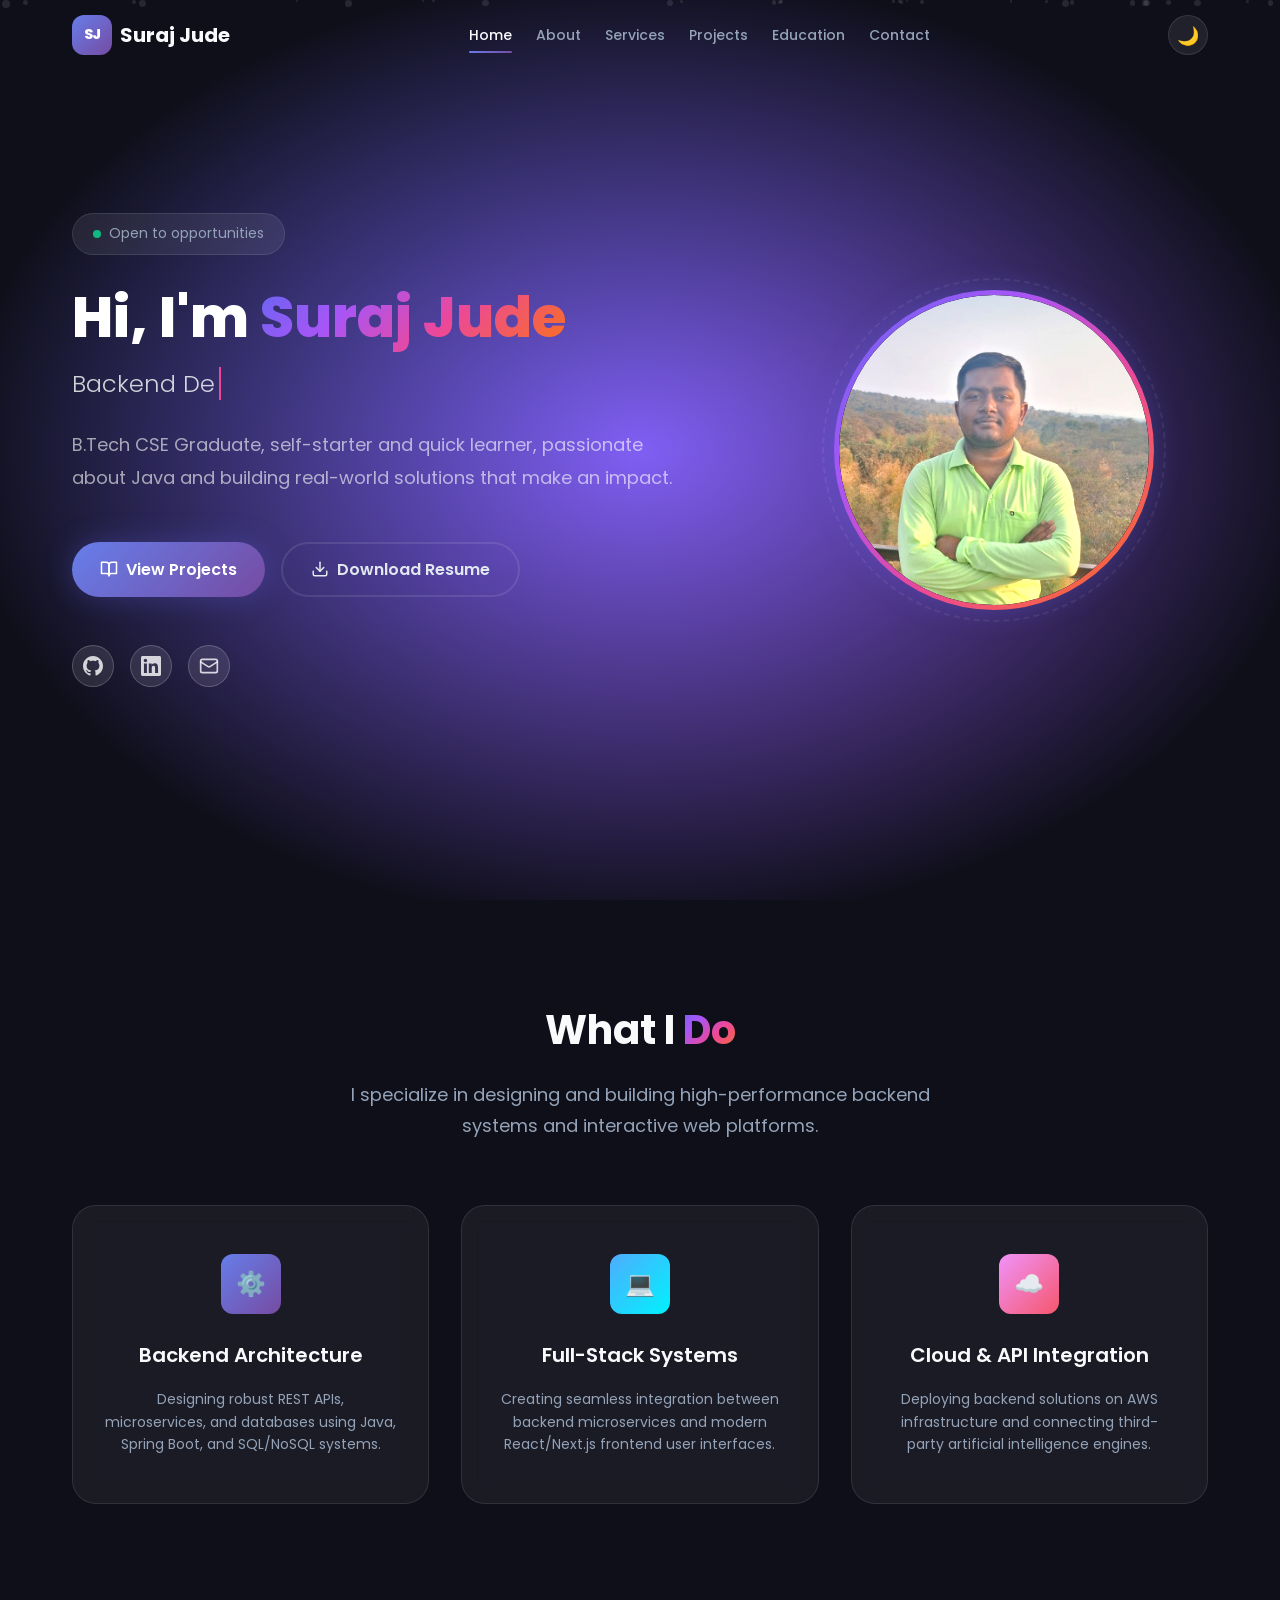
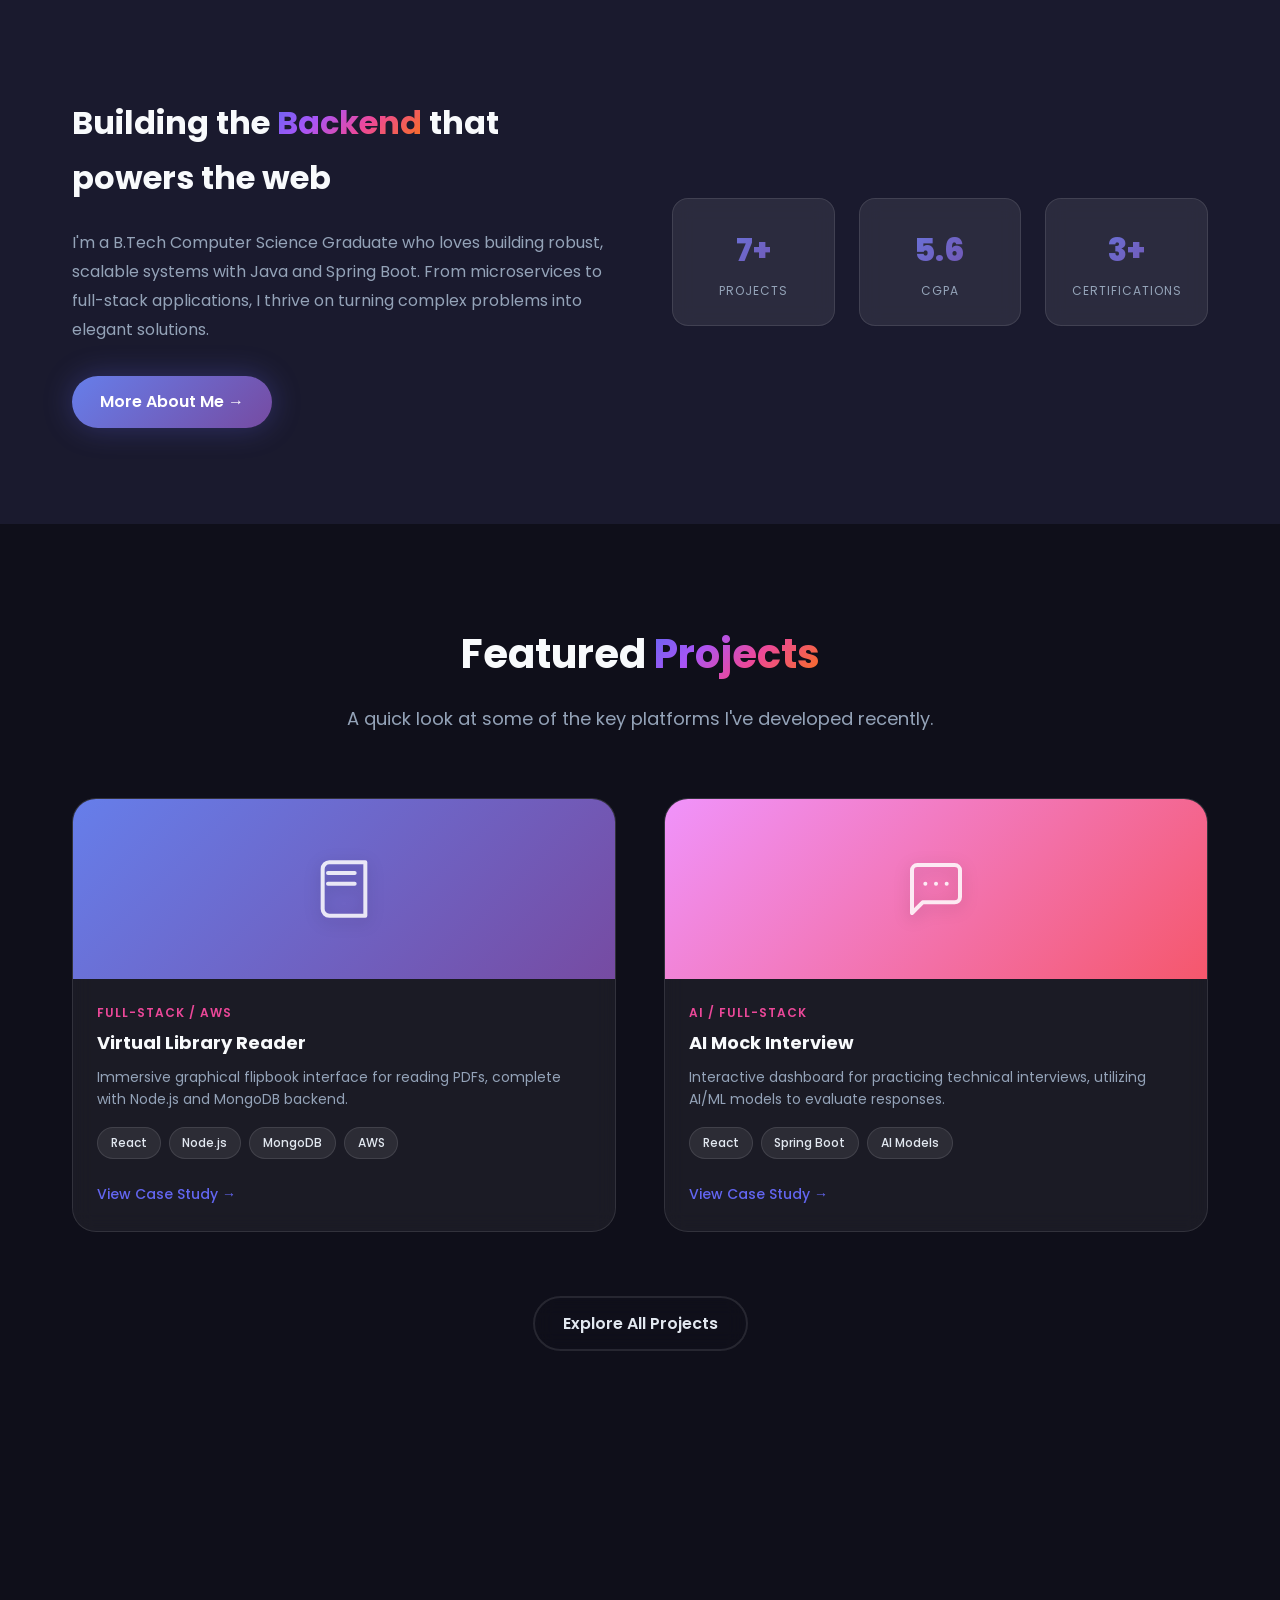
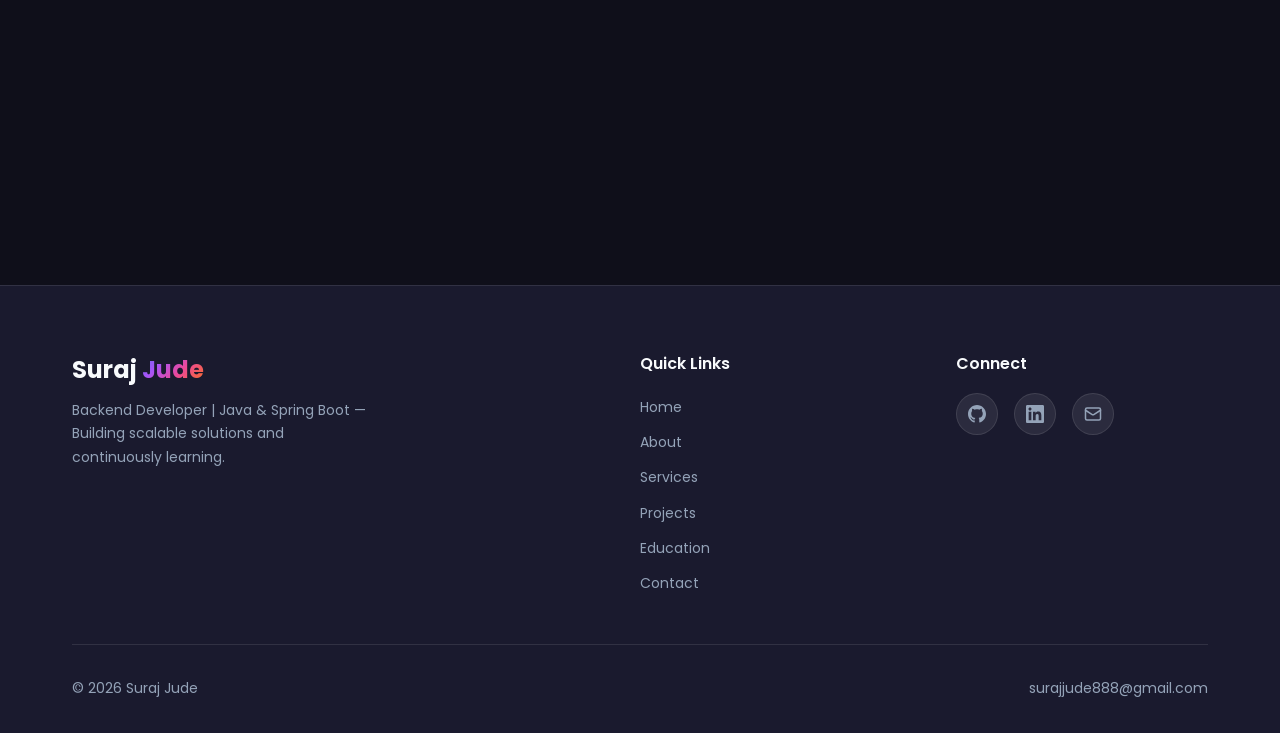
<file: index.html>
<!DOCTYPE html>
<html lang="en" data-theme="dark">
<head>
  <meta charset="UTF-8">
  <meta name="viewport" content="width=device-width, initial-scale=1.0">
  <meta name="description" content="Suraj Jude — Backend Developer specializing in Java & Spring Boot. B.Tech CSE Graduate building real-world web and AI solutions.">
  <meta name="keywords" content="Suraj Jude, Backend Developer, Java, Spring Boot, Full-Stack, Portfolio">
  <meta name="author" content="Suraj Jude">
  <title>Suraj Jude — Backend Developer | Java & Spring Boot</title>

  <!-- Favicon -->
  <link rel="icon" href="data:image/svg+xml,<svg xmlns='http://www.w3.org/2000/svg' viewBox='0 0 100 100'><defs><linearGradient id='g' x1='0%25' y1='0%25' x2='100%25' y2='100%25'><stop offset='0%25' style='stop-color:%236366f1'/><stop offset='100%25' style='stop-color:%23a855f7'/></linearGradient></defs><rect rx='20' width='100' height='100' fill='url(%23g)'/><text x='50' y='68' font-family='Poppins,sans-serif' font-size='48' font-weight='800' fill='white' text-anchor='middle'>SJ</text></svg>" type="image/svg+xml">

  <!-- Stylesheet -->
  <link rel="stylesheet" href="css/style.css">
</head>
<body>

  <!-- ==================== NAVBAR ==================== -->
  <nav class="navbar" aria-label="Main navigation">
    <div class="container">
      <a href="index.html" class="nav-logo" aria-label="Suraj Jude — Home">
        <span class="nav-logo-badge">SJ</span>
        <span>Suraj Jude</span>
      </a>

      <ul class="nav-links" id="nav-links">
        <li><a href="index.html" class="nav-link">Home</a></li>
        <li><a href="about.html" class="nav-link">About</a></li>
        <li><a href="services.html" class="nav-link">Services</a></li>
        <li><a href="projects.html" class="nav-link">Projects</a></li>
        <li><a href="education.html" class="nav-link">Education</a></li>
        <li><a href="contact.html" class="nav-link">Contact</a></li>
      </ul>

      <div class="nav-actions">
        <button class="theme-toggle" aria-label="Toggle dark/light mode">
          <span class="icon-moon">🌙</span>
          <span class="icon-sun">☀️</span>
        </button>
        <button class="nav-hamburger" id="nav-hamburger" aria-label="Toggle menu" aria-expanded="false">
          <span></span>
          <span></span>
          <span></span>
        </button>
      </div>
    </div>
  </nav>
  <div class="nav-mobile-overlay" id="nav-mobile-overlay"></div>

  <!-- ==================== HERO SECTION ==================== -->
  <section class="hero" id="hero">
    <div class="hero-bg"></div>
    <div class="hero-particles" aria-hidden="true"></div>

    <div class="container hero-container">
      <div class="hero-content reveal-left">
        <div class="hero-badge">
          <span class="dot"></span>
          Open to opportunities
        </div>

        <h1 class="hero-name">
          Hi, I'm <span class="gradient-text">Suraj Jude</span>
        </h1>

        <p class="hero-tagline">
          <span class="typed-text"></span>
        </p>

        <p class="hero-description">
          B.Tech CSE Graduate, self-starter and quick learner, passionate about Java and building real-world solutions that make an impact.
        </p>

        <div class="hero-buttons">
          <a href="projects.html" class="btn btn-primary">
            <svg width="18" height="18" viewBox="0 0 24 24" fill="none" stroke="currentColor" stroke-width="2" stroke-linecap="round" stroke-linejoin="round"><path d="M2 3h6a4 4 0 0 1 4 4v14a3 3 0 0 0-3-3H2z"/><path d="M22 3h-6a4 4 0 0 0-4 4v14a3 3 0 0 1 3-3h7z"/></svg>
            View Projects
          </a>
          <a href="assets/suraj resume.pdf" class="btn btn-secondary" download="Suraj_Jude_Resume.pdf">
            <svg width="18" height="18" viewBox="0 0 24 24" fill="none" stroke="currentColor" stroke-width="2" stroke-linecap="round" stroke-linejoin="round"><path d="M21 15v4a2 2 0 0 1-2 2H5a2 2 0 0 1-2-2v-4"/><polyline points="7 10 12 15 17 10"/><line x1="12" y1="15" x2="12" y2="3"/></svg>
            Download Resume
          </a>
        </div>

        <div class="hero-socials">
          <a href="https://github.com/Surajjude" class="social-icon" target="_blank" rel="noopener noreferrer" aria-label="GitHub profile">
            <svg width="20" height="20" viewBox="0 0 24 24" fill="currentColor"><path d="M12 0c-6.626 0-12 5.373-12 12 0 5.302 3.438 9.8 8.207 11.387.599.111.793-.261.793-.577v-2.234c-3.338.726-4.033-1.416-4.033-1.416-.546-1.387-1.333-1.756-1.333-1.756-1.089-.745.083-.729.083-.729 1.205.084 1.839 1.237 1.839 1.237 1.07 1.834 2.807 1.304 3.492.997.107-.775.418-1.305.762-1.604-2.665-.305-5.467-1.334-5.467-5.931 0-1.311.469-2.381 1.236-3.221-.124-.303-.535-1.524.117-3.176 0 0 1.008-.322 3.301 1.23.957-.266 1.983-.399 3.003-.404 1.02.005 2.047.138 3.006.404 2.291-1.552 3.297-1.23 3.297-1.23.653 1.653.242 2.874.118 3.176.77.84 1.235 1.911 1.235 3.221 0 4.609-2.807 5.624-5.479 5.921.43.372.823 1.102.823 2.222v3.293c0 .319.192.694.801.576 4.765-1.589 8.199-6.086 8.199-11.386 0-6.627-5.373-12-12-12z"/></svg>
          </a>
          <a href="https://www.linkedin.com/in/suraj-jude-26513a316/" class="social-icon" target="_blank" rel="noopener noreferrer" aria-label="LinkedIn profile">
            <svg width="20" height="20" viewBox="0 0 24 24" fill="currentColor"><path d="M20.447 20.452h-3.554v-5.569c0-1.328-.027-3.037-1.852-3.037-1.853 0-2.136 1.445-2.136 2.939v5.667H9.351V9h3.414v1.561h.046c.477-.9 1.637-1.85 3.37-1.85 3.601 0 4.267 2.37 4.267 5.455v6.286zM5.337 7.433c-1.144 0-2.063-.926-2.063-2.065 0-1.138.92-2.063 2.063-2.063 1.14 0 2.064.925 2.064 2.063 0 1.139-.925 2.065-2.064 2.065zm1.782 13.019H3.555V9h3.564v11.452zM22.225 0H1.771C.792 0 0 .774 0 1.729v20.542C0 23.227.792 24 1.771 24h20.451C23.2 24 24 23.227 24 22.271V1.729C24 .774 23.2 0 22.222 0h.003z"/></svg>
          </a>
          <a href="https://mail.google.com/mail/?view=cm&to=surajjude888@gmail.com" class="social-icon" target="_blank" rel="noopener noreferrer" aria-label="Send email">
            <svg width="20" height="20" viewBox="0 0 24 24" fill="none" stroke="currentColor" stroke-width="2" stroke-linecap="round" stroke-linejoin="round"><rect x="2" y="4" width="20" height="16" rx="2"/><path d="m22 7-8.97 5.7a1.94 1.94 0 0 1-2.06 0L2 7"/></svg>
          </a>
        </div>
      </div>

      <div class="hero-photo-wrapper reveal-right">
        <div class="hero-photo">
          <div class="hero-photo-inner">
            <img src="assets/images/myphoto.jpg" alt="Suraj Jude — Backend Developer" class="hero-profile-photo">
          </div>
        </div>
      </div>
    </div>
  </section>

  <!-- ==================== SERVICES / WHAT I DO ==================== -->
  <section class="section home-services" id="services">
    <div class="container">
      <h2 class="section-title reveal">What I <span>Do</span></h2>
      <p class="section-subtitle reveal">I specialize in designing and building high-performance backend systems and interactive web platforms.</p>
      
      <div class="services-grid">
        <div class="service-card reveal-left">
          <div class="service-icon" style="background: var(--gradient-primary); color: #fff;">⚙️</div>
          <h3>Backend Architecture</h3>
          <p>Designing robust REST APIs, microservices, and databases using Java, Spring Boot, and SQL/NoSQL systems.</p>
        </div>

        <div class="service-card reveal">
          <div class="service-icon" style="background: var(--gradient-blue); color: #fff;">💻</div>
          <h3>Full-Stack Systems</h3>
          <p>Creating seamless integration between backend microservices and modern React/Next.js frontend user interfaces.</p>
        </div>

        <div class="service-card reveal-right">
          <div class="service-icon" style="background: var(--gradient-accent); color: #fff;">☁️</div>
          <h3>Cloud & API Integration</h3>
          <p>Deploying backend solutions on AWS infrastructure and connecting third-party artificial intelligence engines.</p>
        </div>
      </div>
    </div>
  </section>

  <!-- ==================== ABOUT PREVIEW ==================== -->
  <section class="section home-about">
    <div class="container">
      <div class="home-about-grid">
        <div class="home-about-text reveal-left">
          <h2>Building the <span class="gradient-text">Backend</span> that powers the web</h2>
          <p>
            I'm a B.Tech Computer Science Graduate who loves building robust, scalable systems with Java and Spring Boot. From microservices to full-stack applications, I thrive on turning complex problems into elegant solutions.
          </p>
          <a href="about.html" class="btn btn-primary">More About Me →</a>
        </div>

        <div class="home-about-stats reveal-right">
          <div class="stat-card">
            <div class="number" data-target="10" data-suffix="+">10+</div>
            <div class="label">Projects</div>
          </div>
          <div class="stat-card">
            <div class="number" data-target="8.2" data-decimals="1">8.2</div>
            <div class="label">CGPA</div>
          </div>
          <div class="stat-card">
            <div class="number" data-target="5" data-suffix="+">5+</div>
            <div class="label">Certifications</div>
          </div>
        </div>
      </div>
    </div>
  </section>

  <!-- ==================== FEATURED PROJECTS ==================== -->
  <section class="section home-projects" id="projects">
    <div class="container">
      <h2 class="section-title reveal">Featured <span>Projects</span></h2>
      <p class="section-subtitle reveal">A quick look at some of the key platforms I've developed recently.</p>

      <div class="featured-projects-grid">
        <!-- Project 1 -->
        <div class="featured-card reveal-left">
          <div class="featured-card-image gradient-1-bg">
            <svg viewBox="0 0 24 24" fill="none" stroke="currentColor" stroke-width="1.5" stroke-linecap="round" stroke-linejoin="round" class="project-card-svg" aria-hidden="true"><path d="M4 19.5v-15A2.5 2.5 0 0 1 6.5 2H20v20H6.5a2.5 2.5 0 0 1-2.5-2.5Z"/><path d="M6 6h10M6 10h10"/></svg>
          </div>
          <div class="featured-card-content">
            <span class="featured-card-category">Full-Stack / AWS</span>
            <h3>Virtual Library Reader</h3>
            <p>Immersive graphical flipbook interface for reading PDFs, complete with Node.js and MongoDB backend.</p>
            <div class="featured-card-tech">
              <span class="tech-tag">React</span>
              <span class="tech-tag">Node.js</span>
              <span class="tech-tag">MongoDB</span>
              <span class="tech-tag">AWS</span>
            </div>
            <a href="projects.html#project-virtual-library" class="featured-card-link">View Case Study →</a>
          </div>
        </div>

        <!-- Project 2 -->
        <div class="featured-card reveal-right">
          <div class="featured-card-image gradient-2-bg">
            <svg viewBox="0 0 24 24" fill="none" stroke="currentColor" stroke-width="1.5" stroke-linecap="round" stroke-linejoin="round" class="project-card-svg" aria-hidden="true"><path d="M21 15a2 2 0 0 1-2 2H7l-4 4V5a2 2 0 0 1 2-2h14a2 2 0 0 1 2 2z"/><path d="M8 10h.01M12 10h.01M16 10h.01"/></svg>
          </div>
          <div class="featured-card-content">
            <span class="featured-card-category">AI / Full-Stack</span>
            <h3>AI Mock Interview</h3>
            <p>Interactive dashboard for practicing technical interviews, utilizing AI/ML models to evaluate responses.</p>
            <div class="featured-card-tech">
              <span class="tech-tag">React</span>
              <span class="tech-tag">Spring Boot</span>
              <span class="tech-tag">AI Models</span>
            </div>
            <a href="projects.html#project-ai-interview" class="featured-card-link">View Case Study →</a>
          </div>
        </div>
      </div>

      <div class="featured-projects-cta reveal-scale">
        <a href="projects.html" class="btn btn-secondary">Explore All Projects</a>
      </div>
    </div>
  </section>

  <!-- ==================== CALL TO ACTION ==================== -->
  <section class="section home-cta reveal-scale">
    <div class="container">
      <div class="cta-box">
        <div class="cta-content">
          <h2>Let's build something <span class="gradient-text">extraordinary</span> together</h2>
          <p>Whether you're looking to build a high-volume API system, a clean full-stack web app, or discuss backend architectures, I'm always open to new challenges.</p>
        </div>
        <div class="cta-action">
          <a href="contact.html" class="btn btn-primary btn-cta">
            Get In Touch
            <svg width="18" height="18" viewBox="0 0 24 24" fill="none" stroke="currentColor" stroke-width="2" stroke-linecap="round" stroke-linejoin="round" aria-hidden="true" style="margin-left: 8px;"><line x1="5" y1="12" x2="19" y2="12"/><polyline points="12 5 19 12 12 19"/></svg>
          </a>
        </div>
      </div>
    </div>
  </section>

  <!-- ==================== FOOTER ==================== -->
  <footer class="footer">
    <div class="container">
      <div class="footer-content">
        <div class="footer-brand">
          <h3>Suraj <span class="gradient-text">Jude</span></h3>
          <p>Backend Developer | Java & Spring Boot — Building scalable solutions and continuously learning.</p>
        </div>

        <div class="footer-links">
          <h4>Quick Links</h4>
          <ul>
            <li><a href="index.html">Home</a></li>
            <li><a href="about.html">About</a></li>
            <li><a href="services.html">Services</a></li>
            <li><a href="projects.html">Projects</a></li>
            <li><a href="education.html">Education</a></li>
            <li><a href="contact.html">Contact</a></li>
          </ul>
        </div>

        <div class="footer-social">
          <h4>Connect</h4>
          <div class="footer-social-icons">
            <a href="https://github.com/Surajjude" class="social-icon" target="_blank" rel="noopener noreferrer" aria-label="GitHub">
              <svg width="18" height="18" viewBox="0 0 24 24" fill="currentColor"><path d="M12 0c-6.626 0-12 5.373-12 12 0 5.302 3.438 9.8 8.207 11.387.599.111.793-.261.793-.577v-2.234c-3.338.726-4.033-1.416-4.033-1.416-.546-1.387-1.333-1.756-1.333-1.756-1.089-.745.083-.729.083-.729 1.205.084 1.839 1.237 1.839 1.237 1.07 1.834 2.807 1.304 3.492.997.107-.775.418-1.305.762-1.604-2.665-.305-5.467-1.334-5.467-5.931 0-1.311.469-2.381 1.236-3.221-.124-.303-.535-1.524.117-3.176 0 0 1.008-.322 3.301 1.23.957-.266 1.983-.399 3.003-.404 1.02.005 2.047.138 3.006.404 2.291-1.552 3.297-1.23 3.297-1.23.653 1.653.242 2.874.118 3.176.77.84 1.235 1.911 1.235 3.221 0 4.609-2.807 5.624-5.479 5.921.43.372.823 1.102.823 2.222v3.293c0 .319.192.694.801.576 4.765-1.589 8.199-6.086 8.199-11.386 0-6.627-5.373-12-12-12z"/></svg>
            </a>
            <a href="https://www.linkedin.com/in/suraj-jude-26513a316/" class="social-icon" target="_blank" rel="noopener noreferrer" aria-label="LinkedIn">
              <svg width="18" height="18" viewBox="0 0 24 24" fill="currentColor"><path d="M20.447 20.452h-3.554v-5.569c0-1.328-.027-3.037-1.852-3.037-1.853 0-2.136 1.445-2.136 2.939v5.667H9.351V9h3.414v1.561h.046c.477-.9 1.637-1.85 3.37-1.85 3.601 0 4.267 2.37 4.267 5.455v6.286zM5.337 7.433c-1.144 0-2.063-.926-2.063-2.065 0-1.138.92-2.063 2.063-2.063 1.14 0 2.064.925 2.064 2.063 0 1.139-.925 2.065-2.064 2.065zm1.782 13.019H3.555V9h3.564v11.452zM22.225 0H1.771C.792 0 0 .774 0 1.729v20.542C0 23.227.792 24 1.771 24h20.451C23.2 24 24 23.227 24 22.271V1.729C24 .774 23.2 0 22.222 0h.003z"/></svg>
            </a>
            <a href="https://mail.google.com/mail/?view=cm&to=surajjude888@gmail.com" class="social-icon" target="_blank" rel="noopener noreferrer" aria-label="Email">
              <svg width="18" height="18" viewBox="0 0 24 24" fill="none" stroke="currentColor" stroke-width="2" stroke-linecap="round" stroke-linejoin="round"><rect x="2" y="4" width="20" height="16" rx="2"/><path d="m22 7-8.97 5.7a1.94 1.94 0 0 1-2.06 0L2 7"/></svg>
            </a>
          </div>
        </div>
      </div>

      <div class="footer-bottom">
        <p>© <span id="footer-year"></span> Suraj Jude</p>
        <div class="footer-bottom-links">
          <a href="https://mail.google.com/mail/?view=cm&to=surajjude888@gmail.com" target="_blank" rel="noopener noreferrer">surajjude888@gmail.com</a>
        </div>
      </div>
    </div>
  </footer>

  <!-- Scripts -->
  <script src="js/script.js"></script>
</body>
</html>
</file>
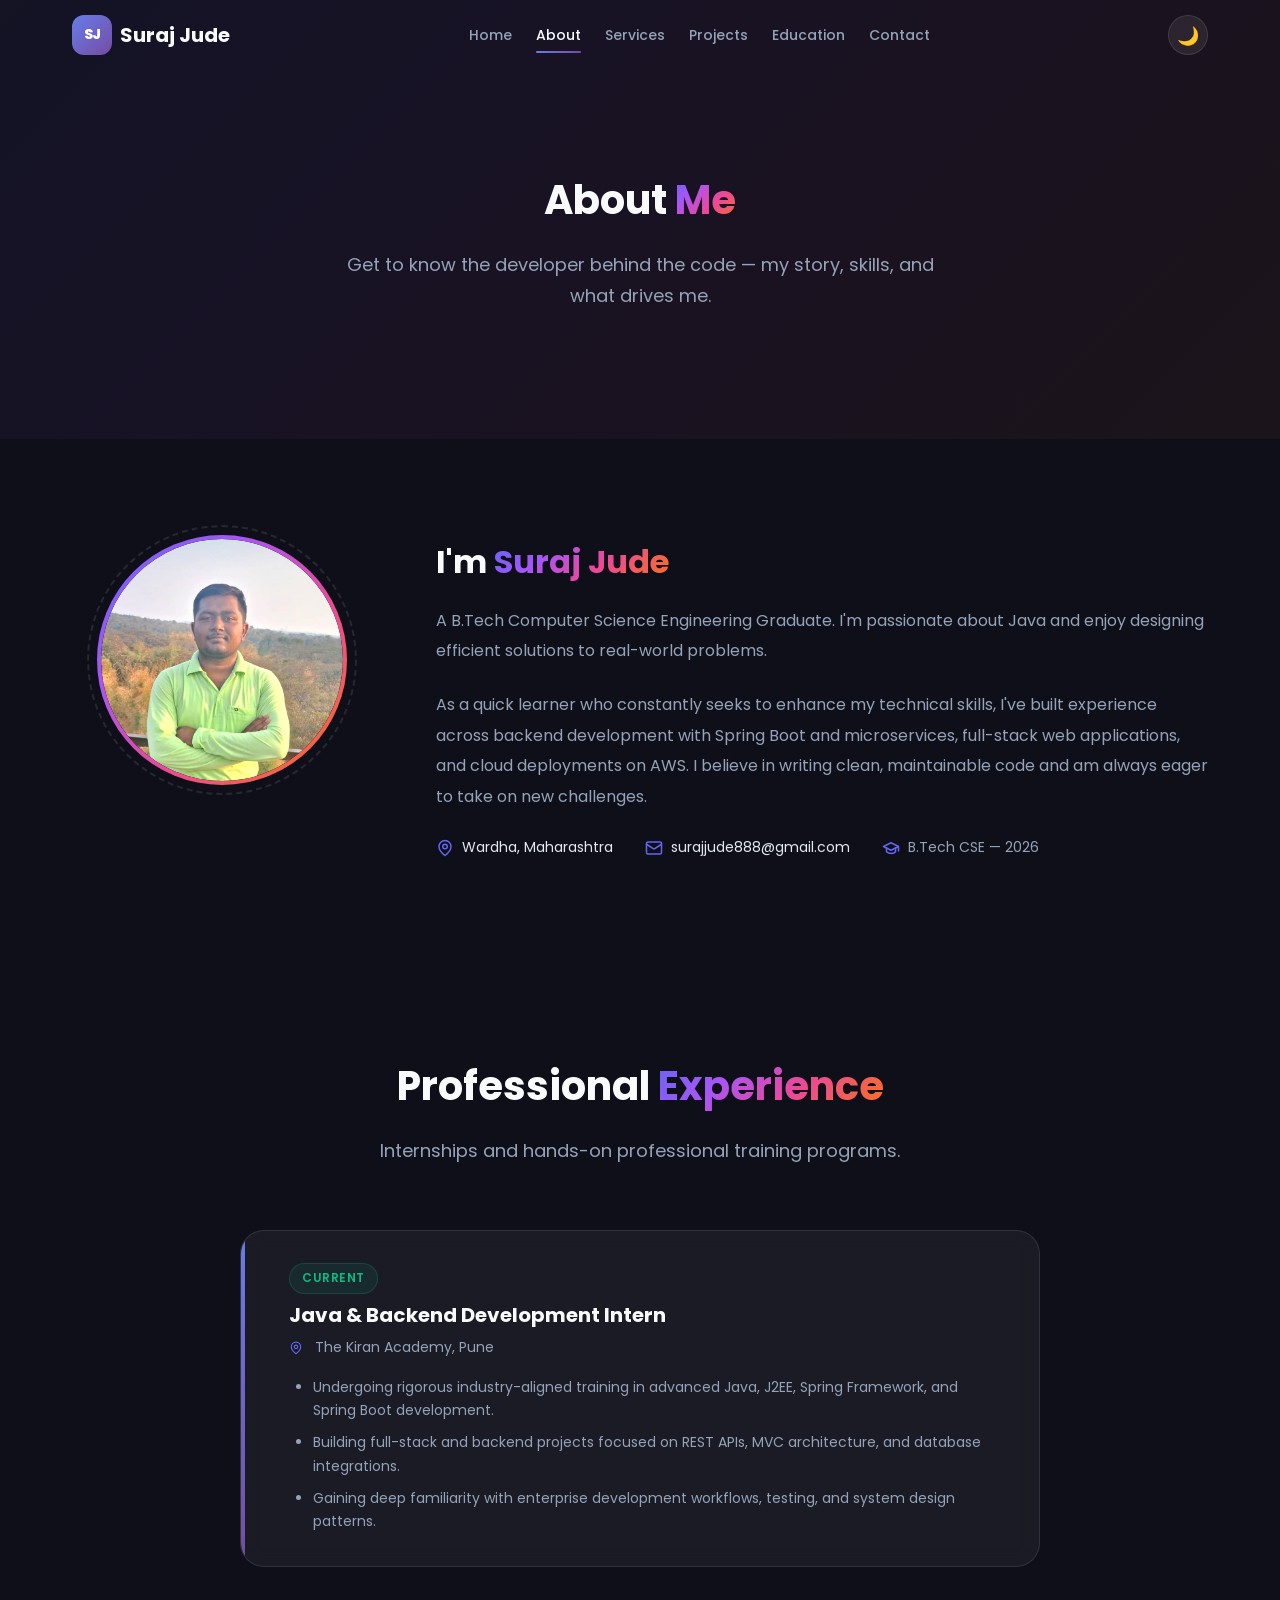
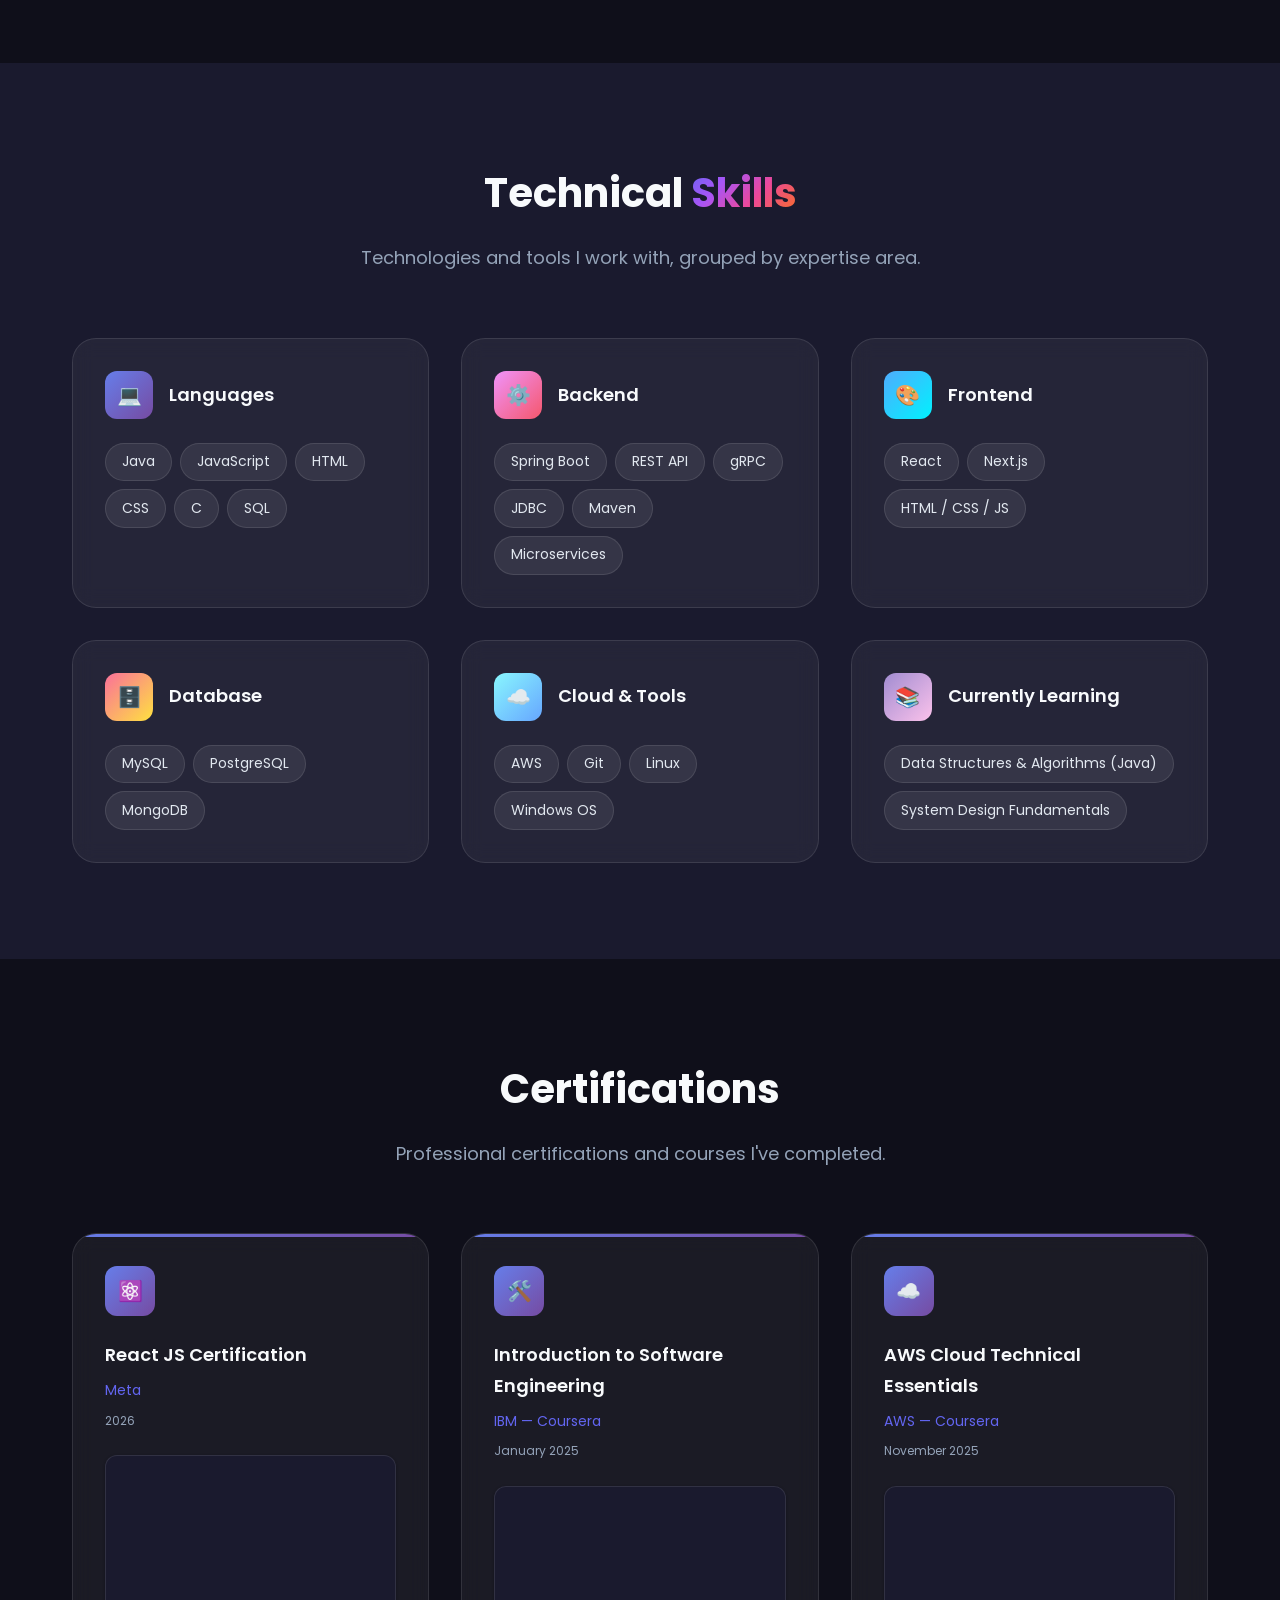
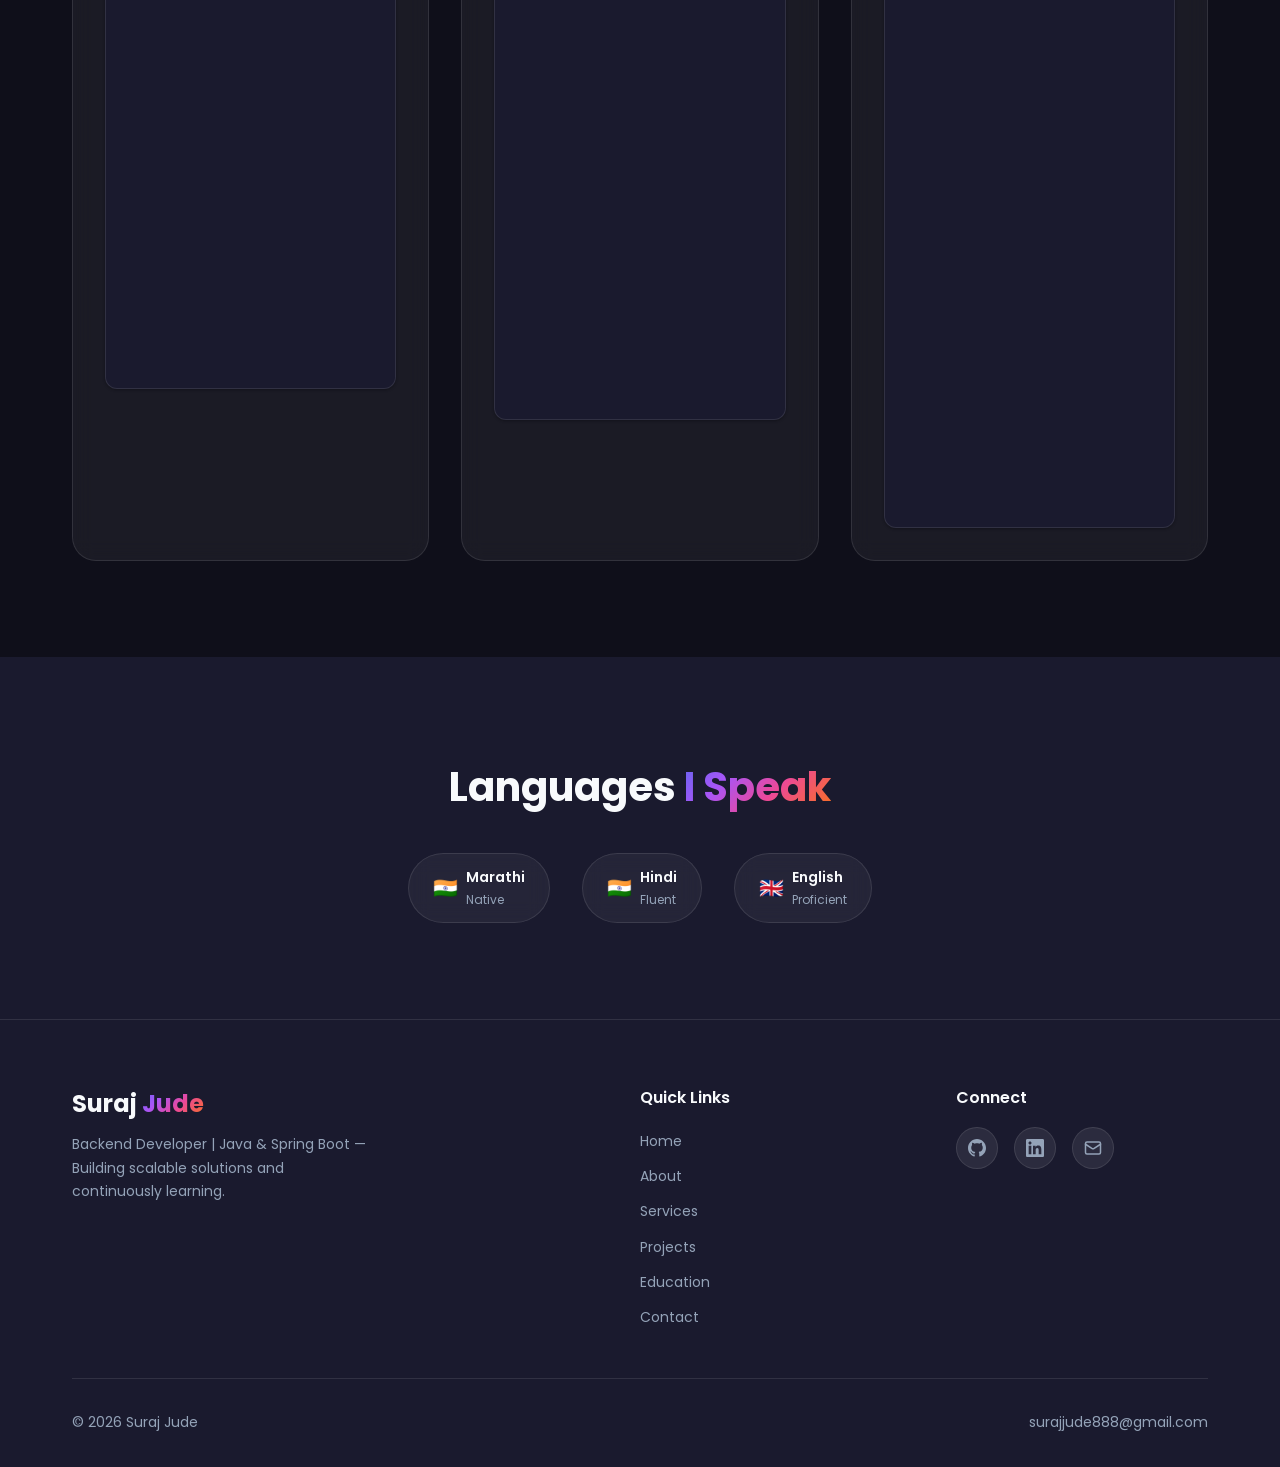
<file: about.html>
<!DOCTYPE html>
<html lang="en" data-theme="dark">
<head>
  <meta charset="UTF-8">
  <meta name="viewport" content="width=device-width, initial-scale=1.0">
  <meta name="description" content="About Suraj Jude — Skills, certifications, and background in backend development, Java, Spring Boot, and cloud technologies.">
  <title>About — Suraj Jude</title>

  <!-- Favicon -->
  <link rel="icon" href="data:image/svg+xml,<svg xmlns='http://www.w3.org/2000/svg' viewBox='0 0 100 100'><defs><linearGradient id='g' x1='0%25' y1='0%25' x2='100%25' y2='100%25'><stop offset='0%25' style='stop-color:%236366f1'/><stop offset='100%25' style='stop-color:%23a855f7'/></linearGradient></defs><rect rx='20' width='100' height='100' fill='url(%23g)'/><text x='50' y='68' font-family='Poppins,sans-serif' font-size='48' font-weight='800' fill='white' text-anchor='middle'>SJ</text></svg>" type="image/svg+xml">

  <link rel="stylesheet" href="css/style.css">
</head>
<body>

  <!-- ==================== NAVBAR ==================== -->
  <nav class="navbar" aria-label="Main navigation">
    <div class="container">
      <a href="index.html" class="nav-logo" aria-label="Suraj Jude — Home">
        <span class="nav-logo-badge">SJ</span>
        <span>Suraj Jude</span>
      </a>
      <ul class="nav-links" id="nav-links">
        <li><a href="index.html" class="nav-link">Home</a></li>
        <li><a href="about.html" class="nav-link">About</a></li>
        <li><a href="services.html" class="nav-link">Services</a></li>
        <li><a href="projects.html" class="nav-link">Projects</a></li>
        <li><a href="education.html" class="nav-link">Education</a></li>
        <li><a href="contact.html" class="nav-link">Contact</a></li>
      </ul>
      <div class="nav-actions">
        <button class="theme-toggle" aria-label="Toggle dark/light mode">
          <span class="icon-moon">🌙</span>
          <span class="icon-sun">☀️</span>
        </button>
        <button class="nav-hamburger" id="nav-hamburger" aria-label="Toggle menu" aria-expanded="false">
          <span></span><span></span><span></span>
        </button>
      </div>
    </div>
  </nav>
  <div class="nav-mobile-overlay" id="nav-mobile-overlay"></div>

  <!-- ==================== PAGE HEADER ==================== -->
  <header class="page-header">
    <div class="container">
      <h1 class="section-title">About <span>Me</span></h1>
      <p class="section-subtitle">Get to know the developer behind the code — my story, skills, and what drives me.</p>
    </div>
  </header>

  <!-- ==================== ABOUT INTRO ==================== -->
  <section class="section">
    <div class="container">
      <div class="about-intro">
        <div class="about-photo-wrapper reveal-left">
          <div class="about-photo">
            <div class="about-photo-inner">
              <img src="assets/images/myphoto.jpg" alt="Suraj Jude — Backend Developer" class="profile-photo">
            </div>
          </div>
        </div>

        <div class="about-bio reveal-right">
          <h2>I'm <span class="gradient-text">Suraj Jude</span></h2>
          <p>
            A B.Tech Computer Science Engineering Graduate. I'm passionate about Java and enjoy designing efficient solutions to real-world problems.
          </p>
          <p>
            As a quick learner who constantly seeks to enhance my technical skills, I've built experience across backend development with Spring Boot and microservices, full-stack web applications, and cloud deployments on AWS. I believe in writing clean, maintainable code and am always eager to take on new challenges.
          </p>

          <div class="info-row">
            <a href="https://www.google.com/maps/place/Wardha,+Maharashtra" target="_blank" rel="noopener noreferrer" class="info-item" style="text-decoration:none;color:inherit;">
              <svg viewBox="0 0 24 24" fill="none" stroke="currentColor" stroke-width="2" stroke-linecap="round" stroke-linejoin="round"><path d="M20 10c0 6-8 12-8 12s-8-6-8-12a8 8 0 0 1 16 0Z"/><circle cx="12" cy="10" r="3"/></svg>
              <span>Wardha, Maharashtra</span>
            </a>
            <a href="https://mail.google.com/mail/?view=cm&to=surajjude888@gmail.com" class="info-item" target="_blank" rel="noopener noreferrer" style="text-decoration:none;color:inherit;">
              <svg viewBox="0 0 24 24" fill="none" stroke="currentColor" stroke-width="2" stroke-linecap="round" stroke-linejoin="round"><rect x="2" y="4" width="20" height="16" rx="2"/><path d="m22 7-8.97 5.7a1.94 1.94 0 0 1-2.06 0L2 7"/></svg>
              <span>surajjude888@gmail.com</span>
            </a>
            <div class="info-item">
              <svg viewBox="0 0 24 24" fill="none" stroke="currentColor" stroke-width="2" stroke-linecap="round" stroke-linejoin="round"><path d="M22 10v6M2 10l10-5 10 5-10 5z"/><path d="M6 12v5c3 3 10 3 12 0v-5"/></svg>
              <span>B.Tech CSE — 2026</span>
            </div>
          </div>
        </div>
      </div>
    </div>
  </section>

  <!-- ==================== EXPERIENCE ==================== -->
  <section class="section" id="experience">
    <div class="container">
      <h2 class="section-title reveal">Professional <span>Experience</span></h2>
      <p class="section-subtitle reveal">Internships and hands-on professional training programs.</p>

      <div class="experience-timeline">
        <div class="experience-card reveal">
          <div class="experience-header">
            <span class="exp-badge">Current</span>
            <h3>Java & Backend Development Intern</h3>
            <p class="exp-org">
              <svg width="14" height="14" viewBox="0 0 24 24" fill="none" stroke="currentColor" stroke-width="2" stroke-linecap="round" stroke-linejoin="round" style="display:inline-block;vertical-align:middle;margin-right:4px;"><path d="M20 10c0 6-8 12-8 12s-8-6-8-12a8 8 0 0 1 16 0Z"/><circle cx="12" cy="10" r="3"/></svg>
              The Kiran Academy, Pune
            </p>
          </div>
          <ul class="exp-details">
            <li>Undergoing rigorous industry-aligned training in advanced Java, J2EE, Spring Framework, and Spring Boot development.</li>
            <li>Building full-stack and backend projects focused on REST APIs, MVC architecture, and database integrations.</li>
            <li>Gaining deep familiarity with enterprise development workflows, testing, and system design patterns.</li>
          </ul>
        </div>
      </div>
    </div>
  </section>

  <!-- ==================== SKILLS ==================== -->
  <section class="section skills-section" id="skills">
    <div class="container">
      <h2 class="section-title">Technical <span>Skills</span></h2>
      <p class="section-subtitle">Technologies and tools I work with, grouped by expertise area.</p>

      <div class="skills-grid">
        <!-- Languages -->
        <div class="skill-category reveal">
          <div class="skill-category-header">
            <div class="skill-category-icon" style="background: var(--gradient-primary); color: #fff;">💻</div>
            <h3>Languages</h3>
          </div>
          <div class="skill-tags">
            <span class="skill-tag">Java</span>
            <span class="skill-tag">JavaScript</span>
            <span class="skill-tag">HTML</span>
            <span class="skill-tag">CSS</span>
            <span class="skill-tag">C</span>
            <span class="skill-tag">SQL</span>
          </div>
        </div>

        <!-- Backend -->
        <div class="skill-category reveal">
          <div class="skill-category-header">
            <div class="skill-category-icon" style="background: var(--gradient-accent); color: #fff;">⚙️</div>
            <h3>Backend</h3>
          </div>
          <div class="skill-tags">
            <span class="skill-tag">Spring Boot</span>
            <span class="skill-tag">REST API</span>
            <span class="skill-tag">gRPC</span>
            <span class="skill-tag">JDBC</span>
            <span class="skill-tag">Maven</span>
            <span class="skill-tag">Microservices</span>
          </div>
        </div>

        <!-- Frontend -->
        <div class="skill-category reveal">
          <div class="skill-category-header">
            <div class="skill-category-icon" style="background: var(--gradient-blue); color: #fff;">🎨</div>
            <h3>Frontend</h3>
          </div>
          <div class="skill-tags">
            <span class="skill-tag">React</span>
            <span class="skill-tag">Next.js</span>
            <span class="skill-tag">HTML / CSS / JS</span>
          </div>
        </div>

        <!-- Database -->
        <div class="skill-category reveal">
          <div class="skill-category-header">
            <div class="skill-category-icon" style="background: var(--gradient-sunset); color: #fff;">🗄️</div>
            <h3>Database</h3>
          </div>
          <div class="skill-tags">
            <span class="skill-tag">MySQL</span>
            <span class="skill-tag">PostgreSQL</span>
            <span class="skill-tag">MongoDB</span>
          </div>
        </div>

        <!-- Cloud & Tools -->
        <div class="skill-category reveal">
          <div class="skill-category-header">
            <div class="skill-category-icon" style="background: var(--gradient-cool); color: #fff;">☁️</div>
            <h3>Cloud & Tools</h3>
          </div>
          <div class="skill-tags">
            <span class="skill-tag">AWS</span>
            <span class="skill-tag">Git</span>
            <span class="skill-tag">Linux</span>
            <span class="skill-tag">Windows OS</span>
          </div>
        </div>

        <!-- Currently Learning -->
        <div class="skill-category reveal">
          <div class="skill-category-header">
            <div class="skill-category-icon" style="background: var(--gradient-ocean); color: #fff;">📚</div>
            <h3>Currently Learning</h3>
          </div>
          <div class="skill-tags">
            <span class="skill-tag">Data Structures & Algorithms (Java)</span>
            <span class="skill-tag">System Design Fundamentals</span>
          </div>
        </div>
      </div>
    </div>
  </section>

  <!-- ==================== CERTIFICATIONS ==================== -->
  <section class="section" id="certifications">
    <div class="container">
      <h2 class="section-title">Certifications</h2>
      <p class="section-subtitle">Professional certifications and courses I've completed.</p>

      <div class="certs-grid">
        <!-- React JS Certificate -->
        <div class="cert-card reveal">
          <div class="cert-icon">⚛️</div>
          <h3>React JS Certification</h3>
          <p class="cert-issuer">Meta</p>
          <p class="cert-date">2026</p>
          <div class="cert-iframe-container">
            <iframe src="https://www.linkedin.com/embed/feed/update/urn:li:ugcPost:7474443190616649728?collapsed=1" height="532" frameborder="0" allowfullscreen="" title="Embedded React Post"></iframe>
          </div>
        </div>

        <!-- Introduction to Software Engineering -->
        <div class="cert-card reveal">
          <div class="cert-icon">🛠️</div>
          <h3>Introduction to Software Engineering</h3>
          <p class="cert-issuer">IBM — Coursera</p>
          <p class="cert-date">January 2025</p>
          <div class="cert-iframe-container">
            <iframe src="https://www.linkedin.com/embed/feed/update/urn:li:ugcPost:7474443582150668288?collapsed=1" height="532" frameborder="0" allowfullscreen="" title="Embedded IBM Post"></iframe>
          </div>
        </div>

        <!-- AWS Cloud Technical Essentials -->
        <div class="cert-card reveal">
          <div class="cert-icon">☁️</div>
          <h3>AWS Cloud Technical Essentials</h3>
          <p class="cert-issuer">AWS — Coursera</p>
          <p class="cert-date">November 2025</p>
          <div class="cert-iframe-container">
            <iframe src="https://www.linkedin.com/embed/feed/update/urn:li:share:7398021955867549696?collapsed=1" height="640" frameborder="0" allowfullscreen="" title="Embedded AWS Post"></iframe>
          </div>
        </div>
      </div>
    </div>
  </section>

  <!-- ==================== LANGUAGES SPOKEN ==================== -->
  <section class="section" id="languages-spoken" style="background: var(--color-bg-secondary);">
    <div class="container">
      <h2 class="section-title">Languages <span>I Speak</span></h2>
      <div class="languages-row">
        <div class="language-item reveal">
          <span class="lang-flag">🇮🇳</span>
          <div class="lang-info">
            <div class="lang-name">Marathi</div>
            <div class="lang-level">Native</div>
          </div>
        </div>
        <div class="language-item reveal">
          <span class="lang-flag">🇮🇳</span>
          <div class="lang-info">
            <div class="lang-name">Hindi</div>
            <div class="lang-level">Fluent</div>
          </div>
        </div>
        <div class="language-item reveal">
          <span class="lang-flag">🇬🇧</span>
          <div class="lang-info">
            <div class="lang-name">English</div>
            <div class="lang-level">Proficient</div>
          </div>
        </div>
      </div>
    </div>
  </section>

  <!-- ==================== FOOTER ==================== -->
  <footer class="footer">
    <div class="container">
      <div class="footer-content">
        <div class="footer-brand">
          <h3>Suraj <span class="gradient-text">Jude</span></h3>
          <p>Backend Developer | Java & Spring Boot — Building scalable solutions and continuously learning.</p>
        </div>
        <div class="footer-links">
          <h4>Quick Links</h4>
          <ul>
            <li><a href="index.html">Home</a></li>
            <li><a href="about.html">About</a></li>
            <li><a href="services.html">Services</a></li>
            <li><a href="projects.html">Projects</a></li>
            <li><a href="education.html">Education</a></li>
            <li><a href="contact.html">Contact</a></li>
          </ul>
        </div>
        <div class="footer-social">
          <h4>Connect</h4>
          <div class="footer-social-icons">
            <a href="https://github.com/Surajjude" class="social-icon" target="_blank" rel="noopener noreferrer" aria-label="GitHub"><svg width="18" height="18" viewBox="0 0 24 24" fill="currentColor"><path d="M12 0c-6.626 0-12 5.373-12 12 0 5.302 3.438 9.8 8.207 11.387.599.111.793-.261.793-.577v-2.234c-3.338.726-4.033-1.416-4.033-1.416-.546-1.387-1.333-1.756-1.333-1.756-1.089-.745.083-.729.083-.729 1.205.084 1.839 1.237 1.839 1.237 1.07 1.834 2.807 1.304 3.492.997.107-.775.418-1.305.762-1.604-2.665-.305-5.467-1.334-5.467-5.931 0-1.311.469-2.381 1.236-3.221-.124-.303-.535-1.524.117-3.176 0 0 1.008-.322 3.301 1.23.957-.266 1.983-.399 3.003-.404 1.02.005 2.047.138 3.006.404 2.291-1.552 3.297-1.23 3.297-1.23.653 1.653.242 2.874.118 3.176.77.84 1.235 1.911 1.235 3.221 0 4.609-2.807 5.624-5.479 5.921.43.372.823 1.102.823 2.222v3.293c0 .319.192.694.801.576 4.765-1.589 8.199-6.086 8.199-11.386 0-6.627-5.373-12-12-12z"/></svg></a>
            <a href="https://www.linkedin.com/in/suraj-jude-26513a316/" class="social-icon" target="_blank" rel="noopener noreferrer" aria-label="LinkedIn"><svg width="18" height="18" viewBox="0 0 24 24" fill="currentColor"><path d="M20.447 20.452h-3.554v-5.569c0-1.328-.027-3.037-1.852-3.037-1.853 0-2.136 1.445-2.136 2.939v5.667H9.351V9h3.414v1.561h.046c.477-.9 1.637-1.85 3.37-1.85 3.601 0 4.267 2.37 4.267 5.455v6.286zM5.337 7.433c-1.144 0-2.063-.926-2.063-2.065 0-1.138.92-2.063 2.063-2.063 1.14 0 2.064.925 2.064 2.063 0 1.139-.925 2.065-2.064 2.065zm1.782 13.019H3.555V9h3.564v11.452zM22.225 0H1.771C.792 0 0 .774 0 1.729v20.542C0 23.227.792 24 1.771 24h20.451C23.2 24 24 23.227 24 22.271V1.729C24 .774 23.2 0 22.222 0h.003z"/></svg></a>
            <a href="https://mail.google.com/mail/?view=cm&to=surajjude888@gmail.com" class="social-icon" target="_blank" rel="noopener noreferrer" aria-label="Email"><svg width="18" height="18" viewBox="0 0 24 24" fill="none" stroke="currentColor" stroke-width="2" stroke-linecap="round" stroke-linejoin="round"><rect x="2" y="4" width="20" height="16" rx="2"/><path d="m22 7-8.97 5.7a1.94 1.94 0 0 1-2.06 0L2 7"/></svg></a>
          </div>
        </div>
      </div>
      <div class="footer-bottom">
        <p>© <span id="footer-year"></span> Suraj Jude</p>
        <div class="footer-bottom-links">
          <a href="https://mail.google.com/mail/?view=cm&to=surajjude888@gmail.com" target="_blank" rel="noopener noreferrer">surajjude888@gmail.com</a>
        </div>
      </div>
    </div>
  </footer>

  <script src="js/script.js"></script>
</body>
</html>
</file>
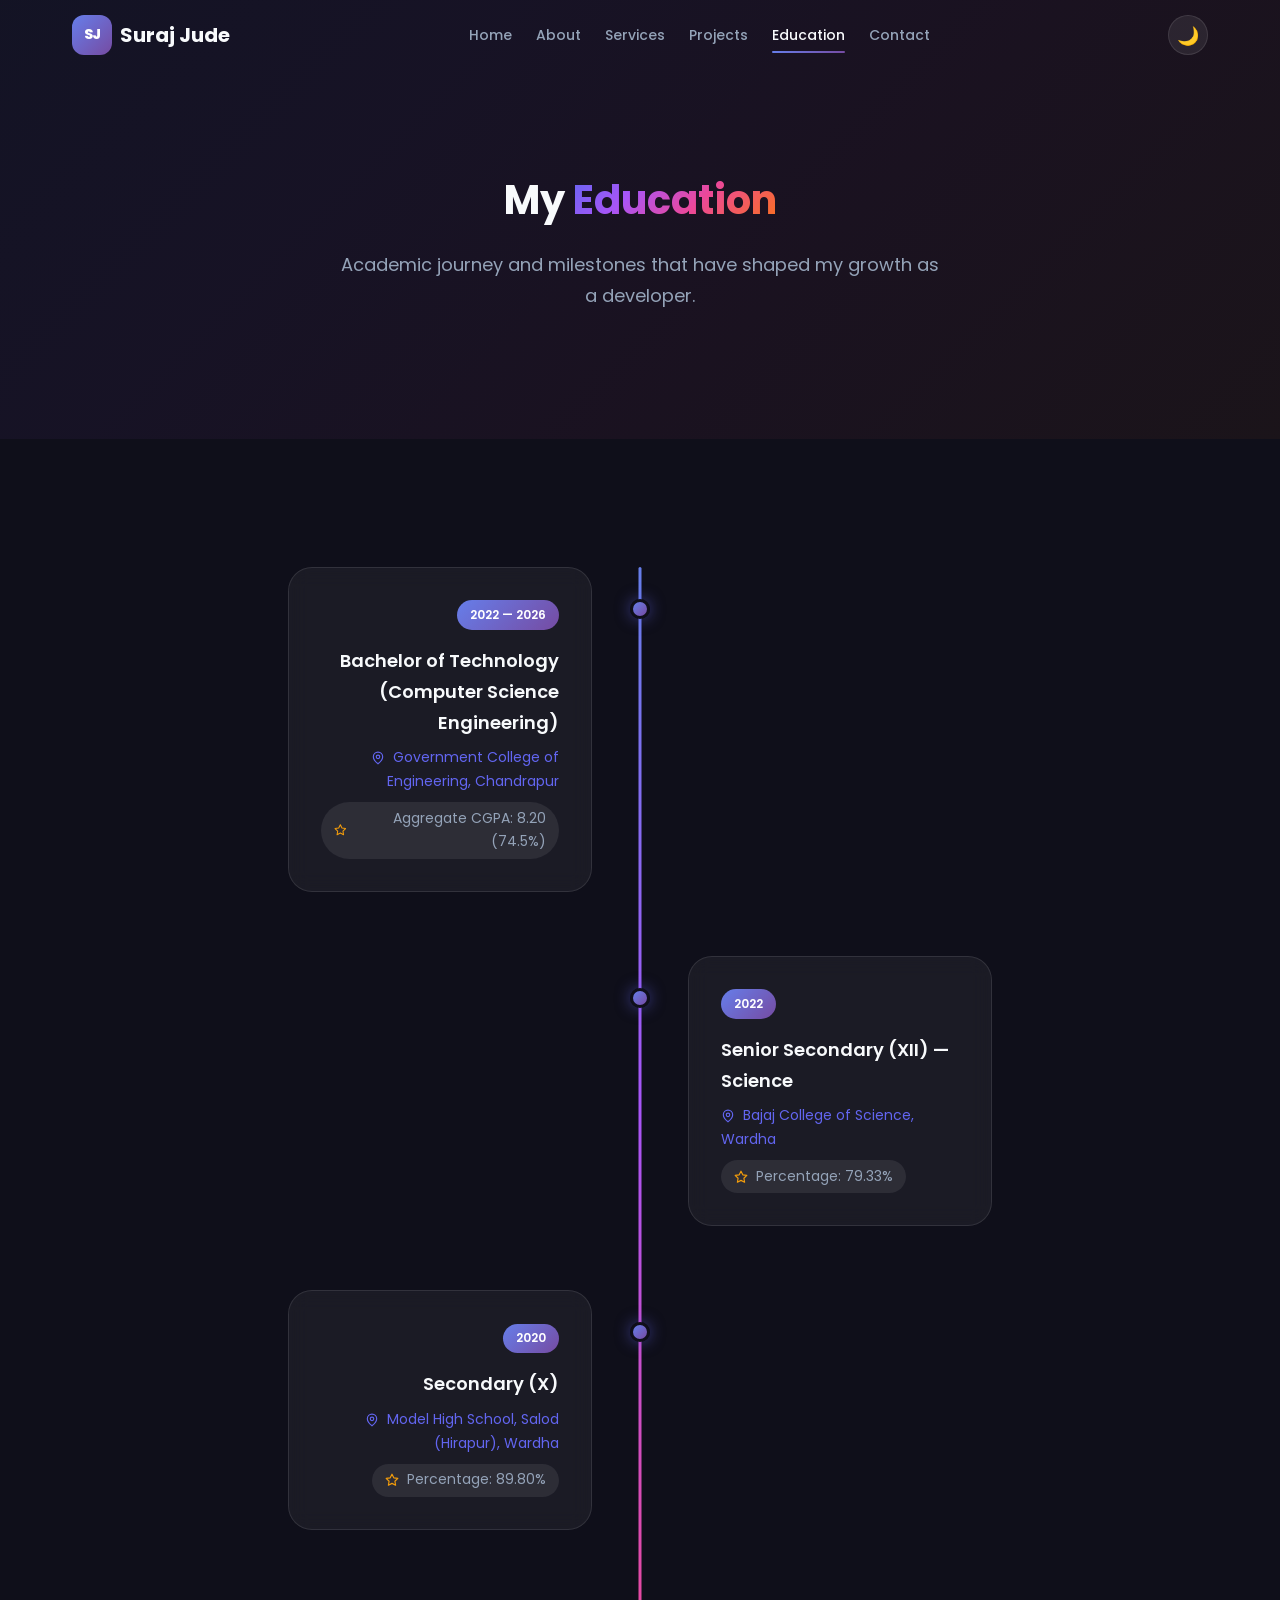
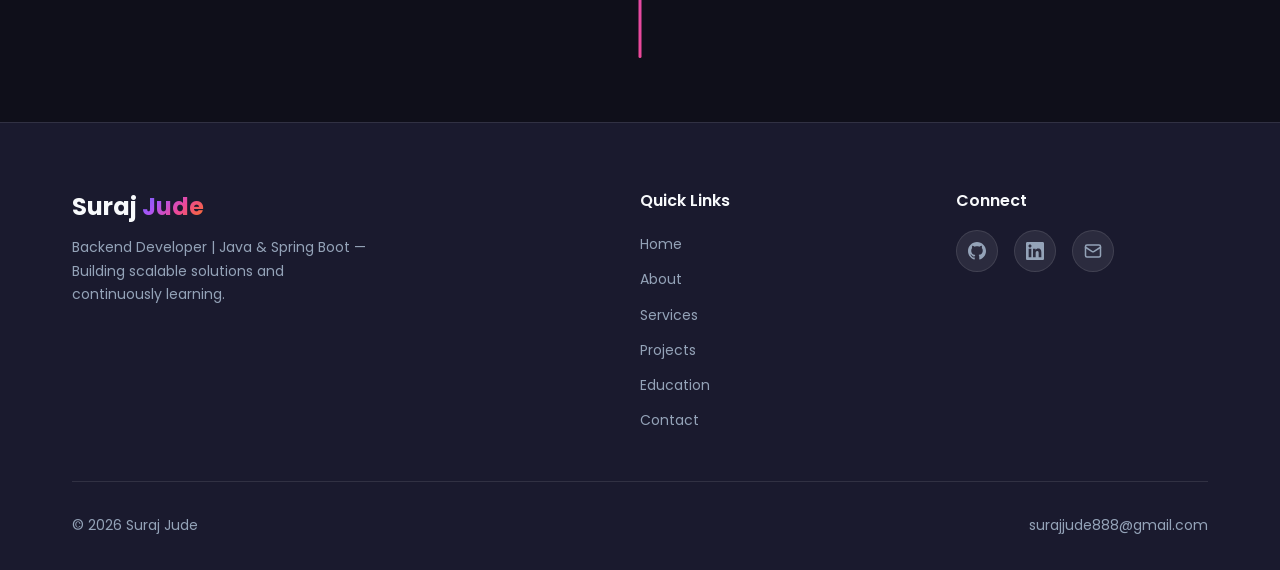
<file: education.html>
<!DOCTYPE html>
<html lang="en" data-theme="dark">
<head>
  <meta charset="UTF-8">
  <meta name="viewport" content="width=device-width, initial-scale=1.0">
  <meta name="description" content="Education timeline of Suraj Jude — B.Tech CSE at Government College of Engineering Chandrapur, academic achievements and qualifications.">
  <title>Education — Suraj Jude</title>

  <!-- Favicon -->
  <link rel="icon" href="data:image/svg+xml,<svg xmlns='http://www.w3.org/2000/svg' viewBox='0 0 100 100'><defs><linearGradient id='g' x1='0%25' y1='0%25' x2='100%25' y2='100%25'><stop offset='0%25' style='stop-color:%236366f1'/><stop offset='100%25' style='stop-color:%23a855f7'/></linearGradient></defs><rect rx='20' width='100' height='100' fill='url(%23g)'/><text x='50' y='68' font-family='Poppins,sans-serif' font-size='48' font-weight='800' fill='white' text-anchor='middle'>SJ</text></svg>" type="image/svg+xml">

  <link rel="stylesheet" href="css/style.css">
</head>
<body>

  <!-- ==================== NAVBAR ==================== -->
  <nav class="navbar" aria-label="Main navigation">
    <div class="container">
      <a href="index.html" class="nav-logo" aria-label="Suraj Jude — Home">
        <span class="nav-logo-badge">SJ</span>
        <span>Suraj Jude</span>
      </a>
      <ul class="nav-links" id="nav-links">
        <li><a href="index.html" class="nav-link">Home</a></li>
        <li><a href="about.html" class="nav-link">About</a></li>
        <li><a href="services.html" class="nav-link">Services</a></li>
        <li><a href="projects.html" class="nav-link">Projects</a></li>
        <li><a href="education.html" class="nav-link">Education</a></li>
        <li><a href="contact.html" class="nav-link">Contact</a></li>
      </ul>
      <div class="nav-actions">
        <button class="theme-toggle" aria-label="Toggle dark/light mode">
          <span class="icon-moon">🌙</span>
          <span class="icon-sun">☀️</span>
        </button>
        <button class="nav-hamburger" id="nav-hamburger" aria-label="Toggle menu" aria-expanded="false">
          <span></span><span></span><span></span>
        </button>
      </div>
    </div>
  </nav>
  <div class="nav-mobile-overlay" id="nav-mobile-overlay"></div>

  <!-- ==================== PAGE HEADER ==================== -->
  <header class="page-header">
    <div class="container">
      <h1 class="section-title">My <span>Education</span></h1>
      <p class="section-subtitle">Academic journey and milestones that have shaped my growth as a developer.</p>
    </div>
  </header>

  <!-- ==================== TIMELINE ==================== -->
  <section class="section">
    <div class="container">
      <div class="timeline">

        <!-- B.Tech -->
        <div class="timeline-item reveal-left">
          <div class="timeline-dot"></div>
          <div class="timeline-card">
            <span class="year-badge">2022 — 2026</span>
            <h3>Bachelor of Technology (Computer Science Engineering)</h3>
            <p class="institution">
              <svg width="14" height="14" viewBox="0 0 24 24" fill="none" stroke="currentColor" stroke-width="2" stroke-linecap="round" stroke-linejoin="round" style="display:inline-block;vertical-align:middle;margin-right:4px;"><path d="M20 10c0 6-8 12-8 12s-8-6-8-12a8 8 0 0 1 16 0Z"/><circle cx="12" cy="10" r="3"/></svg>
              Government College of Engineering, Chandrapur
            </p>
            <div class="score">
              <svg viewBox="0 0 24 24" fill="none" stroke="currentColor" stroke-width="2" stroke-linecap="round" stroke-linejoin="round"><polygon points="12 2 15.09 8.26 22 9.27 17 14.14 18.18 21.02 12 17.77 5.82 21.02 7 14.14 2 9.27 8.91 8.26 12 2"/></svg>
              Aggregate CGPA: 8.20 (74.5%)
            </div>
          </div>
        </div>

        <!-- XII -->
        <div class="timeline-item reveal-right">
          <div class="timeline-dot"></div>
          <div class="timeline-card">
            <span class="year-badge">2022</span>
            <h3>Senior Secondary (XII) — Science</h3>
            <p class="institution">
              <svg width="14" height="14" viewBox="0 0 24 24" fill="none" stroke="currentColor" stroke-width="2" stroke-linecap="round" stroke-linejoin="round" style="display:inline-block;vertical-align:middle;margin-right:4px;"><path d="M20 10c0 6-8 12-8 12s-8-6-8-12a8 8 0 0 1 16 0Z"/><circle cx="12" cy="10" r="3"/></svg>
              Bajaj College of Science, Wardha
            </p>
            <div class="score">
              <svg viewBox="0 0 24 24" fill="none" stroke="currentColor" stroke-width="2" stroke-linecap="round" stroke-linejoin="round"><polygon points="12 2 15.09 8.26 22 9.27 17 14.14 18.18 21.02 12 17.77 5.82 21.02 7 14.14 2 9.27 8.91 8.26 12 2"/></svg>
              Percentage: 79.33%
            </div>
          </div>
        </div>

        <!-- X -->
        <div class="timeline-item reveal-left">
          <div class="timeline-dot"></div>
          <div class="timeline-card">
            <span class="year-badge">2020</span>
            <h3>Secondary (X)</h3>
            <p class="institution">
              <svg width="14" height="14" viewBox="0 0 24 24" fill="none" stroke="currentColor" stroke-width="2" stroke-linecap="round" stroke-linejoin="round" style="display:inline-block;vertical-align:middle;margin-right:4px;"><path d="M20 10c0 6-8 12-8 12s-8-6-8-12a8 8 0 0 1 16 0Z"/><circle cx="12" cy="10" r="3"/></svg>
              Model High School, Salod (Hirapur), Wardha
            </p>
            <div class="score">
              <svg viewBox="0 0 24 24" fill="none" stroke="currentColor" stroke-width="2" stroke-linecap="round" stroke-linejoin="round"><polygon points="12 2 15.09 8.26 22 9.27 17 14.14 18.18 21.02 12 17.77 5.82 21.02 7 14.14 2 9.27 8.91 8.26 12 2"/></svg>
              Percentage: 89.80%
            </div>
          </div>
        </div>

      </div>
    </div>
  </section>

  <!-- ==================== FOOTER ==================== -->
  <footer class="footer">
    <div class="container">
      <div class="footer-content">
        <div class="footer-brand">
          <h3>Suraj <span class="gradient-text">Jude</span></h3>
          <p>Backend Developer | Java & Spring Boot — Building scalable solutions and continuously learning.</p>
        </div>
        <div class="footer-links">
          <h4>Quick Links</h4>
          <ul>
            <li><a href="index.html">Home</a></li>
            <li><a href="about.html">About</a></li>
            <li><a href="services.html">Services</a></li>
            <li><a href="projects.html">Projects</a></li>
            <li><a href="education.html">Education</a></li>
            <li><a href="contact.html">Contact</a></li>
          </ul>
        </div>
        <div class="footer-social">
          <h4>Connect</h4>
          <div class="footer-social-icons">
            <a href="https://github.com/Surajjude" class="social-icon" target="_blank" rel="noopener noreferrer" aria-label="GitHub"><svg width="18" height="18" viewBox="0 0 24 24" fill="currentColor"><path d="M12 0c-6.626 0-12 5.373-12 12 0 5.302 3.438 9.8 8.207 11.387.599.111.793-.261.793-.577v-2.234c-3.338.726-4.033-1.416-4.033-1.416-.546-1.387-1.333-1.756-1.333-1.756-1.089-.745.083-.729.083-.729 1.205.084 1.839 1.237 1.839 1.237 1.07 1.834 2.807 1.304 3.492.997.107-.775.418-1.305.762-1.604-2.665-.305-5.467-1.334-5.467-5.931 0-1.311.469-2.381 1.236-3.221-.124-.303-.535-1.524.117-3.176 0 0 1.008-.322 3.301 1.23.957-.266 1.983-.399 3.003-.404 1.02.005 2.047.138 3.006.404 2.291-1.552 3.297-1.23 3.297-1.23.653 1.653.242 2.874.118 3.176.77.84 1.235 1.911 1.235 3.221 0 4.609-2.807 5.624-5.479 5.921.43.372.823 1.102.823 2.222v3.293c0 .319.192.694.801.576 4.765-1.589 8.199-6.086 8.199-11.386 0-6.627-5.373-12-12-12z"/></svg></a>
            <a href="https://www.linkedin.com/in/suraj-jude-26513a316/" class="social-icon" target="_blank" rel="noopener noreferrer" aria-label="LinkedIn"><svg width="18" height="18" viewBox="0 0 24 24" fill="currentColor"><path d="M20.447 20.452h-3.554v-5.569c0-1.328-.027-3.037-1.852-3.037-1.853 0-2.136 1.445-2.136 2.939v5.667H9.351V9h3.414v1.561h.046c.477-.9 1.637-1.85 3.37-1.85 3.601 0 4.267 2.37 4.267 5.455v6.286zM5.337 7.433c-1.144 0-2.063-.926-2.063-2.065 0-1.138.92-2.063 2.063-2.063 1.14 0 2.064.925 2.064 2.063 0 1.139-.925 2.065-2.064 2.065zm1.782 13.019H3.555V9h3.564v11.452zM22.225 0H1.771C.792 0 0 .774 0 1.729v20.542C0 23.227.792 24 1.771 24h20.451C23.2 24 24 23.227 24 22.271V1.729C24 .774 23.2 0 22.222 0h.003z"/></svg></a>
            <a href="https://mail.google.com/mail/?view=cm&to=surajjude888@gmail.com" class="social-icon" target="_blank" rel="noopener noreferrer" aria-label="Email"><svg width="18" height="18" viewBox="0 0 24 24" fill="none" stroke="currentColor" stroke-width="2" stroke-linecap="round" stroke-linejoin="round"><rect x="2" y="4" width="20" height="16" rx="2"/><path d="m22 7-8.97 5.7a1.94 1.94 0 0 1-2.06 0L2 7"/></svg></a>
          </div>
        </div>
      </div>
      <div class="footer-bottom">
        <p>© <span id="footer-year"></span> Suraj Jude</p>
        <div class="footer-bottom-links">
          <a href="https://mail.google.com/mail/?view=cm&to=surajjude888@gmail.com" target="_blank" rel="noopener noreferrer">surajjude888@gmail.com</a>
        </div>
      </div>
    </div>
  </footer>

  <script src="js/script.js"></script>
</body>
</html>
</file>
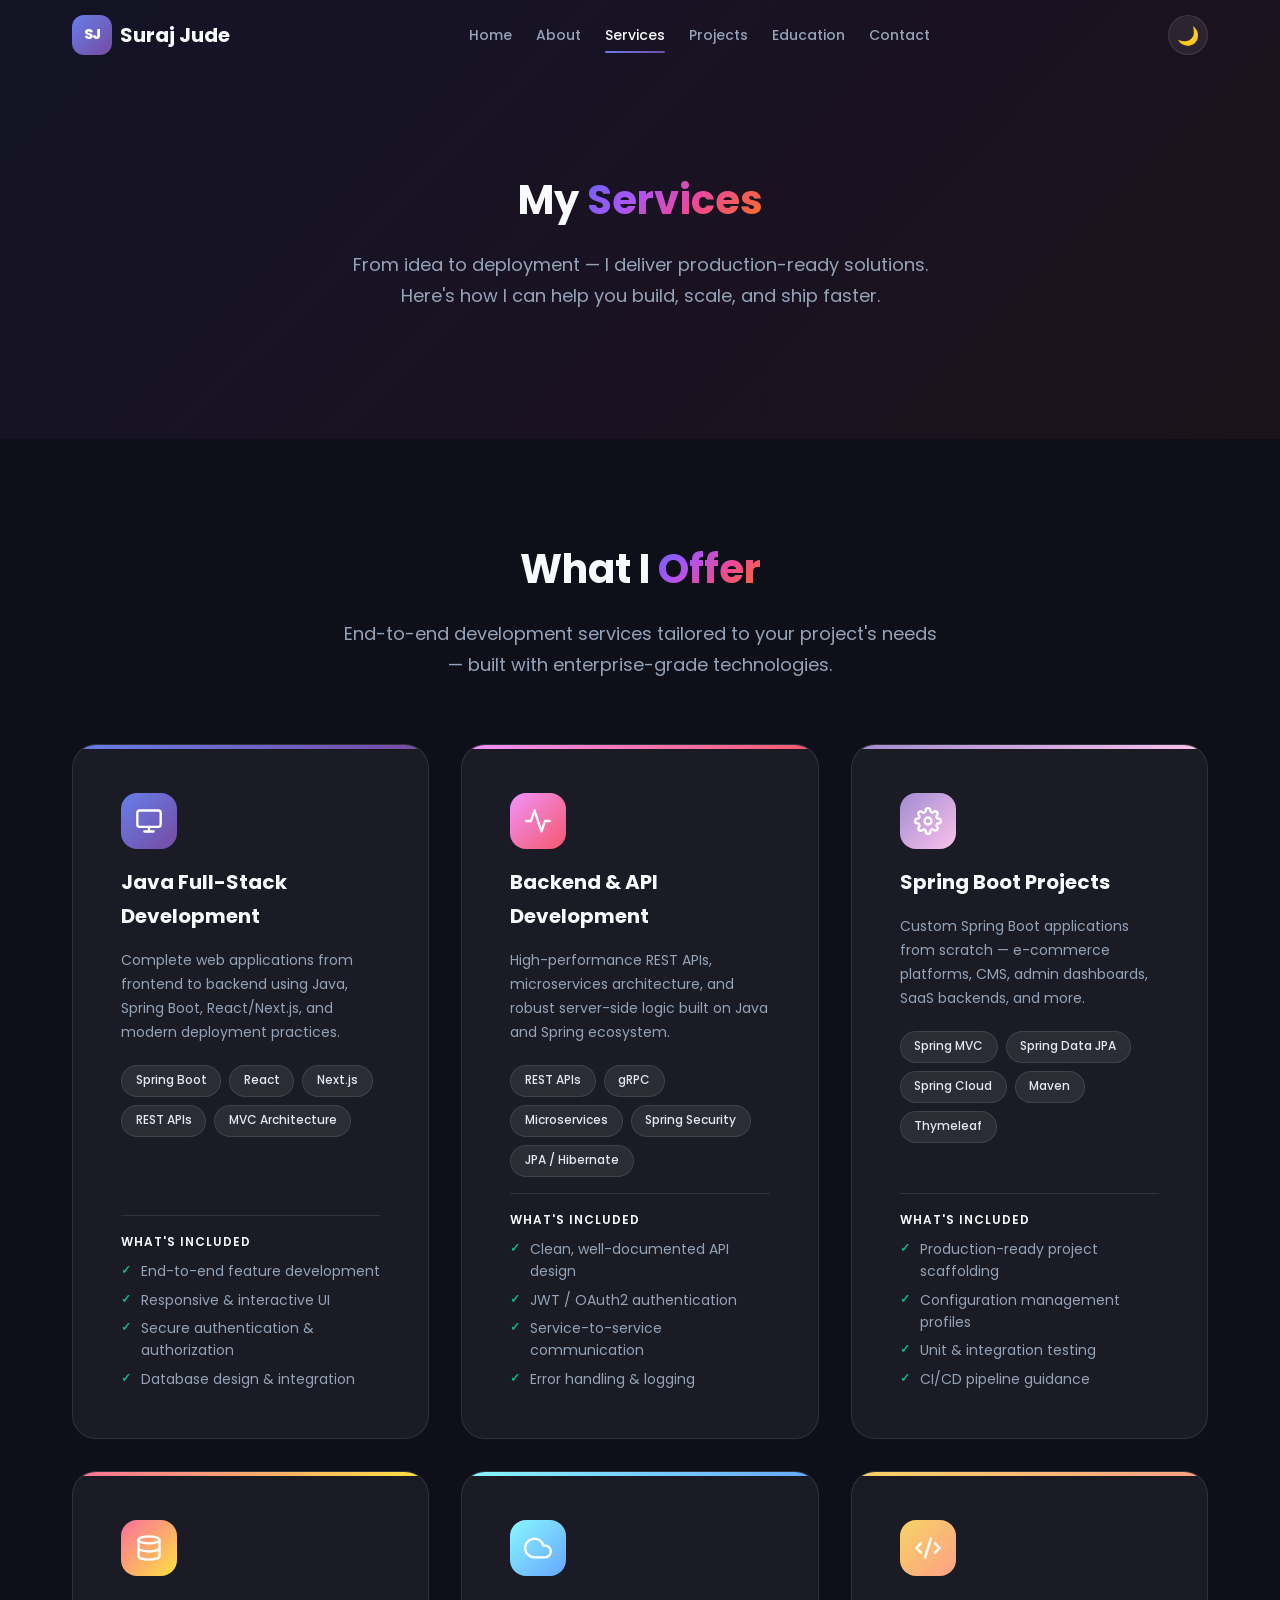
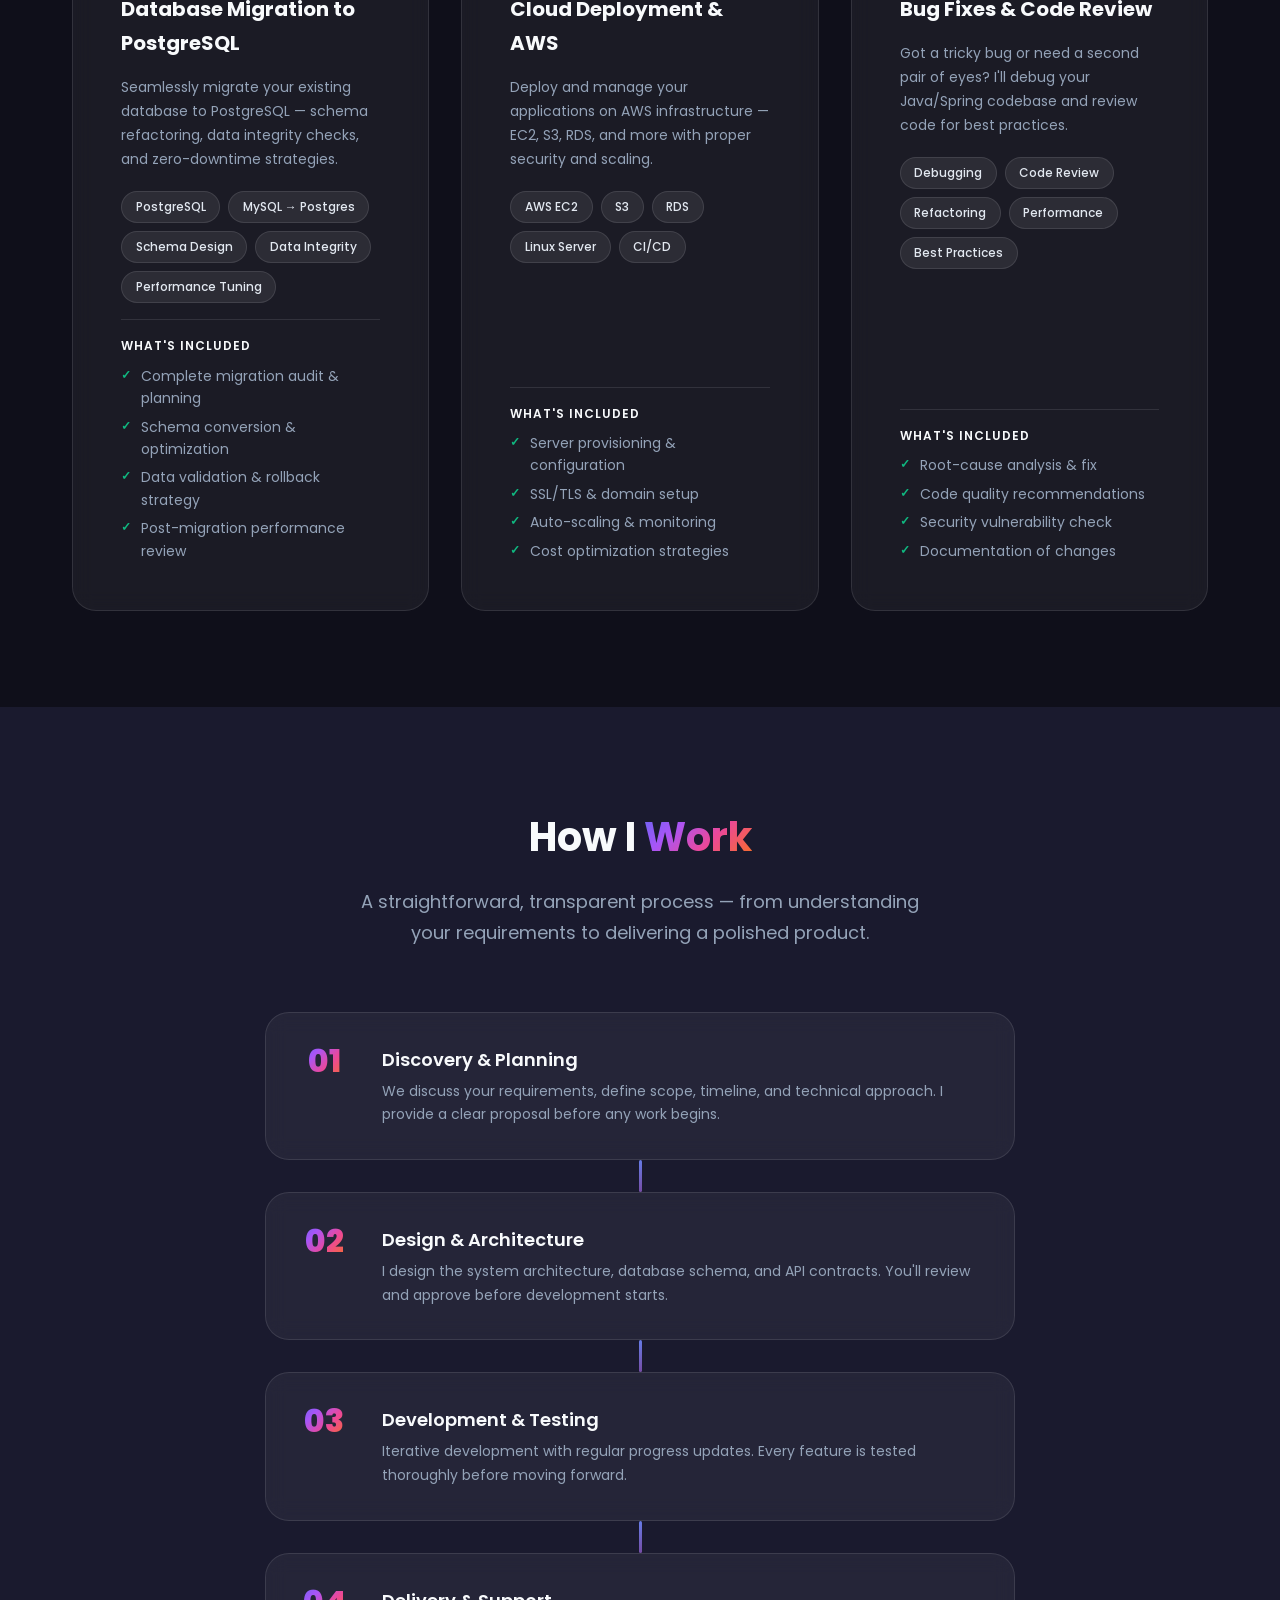
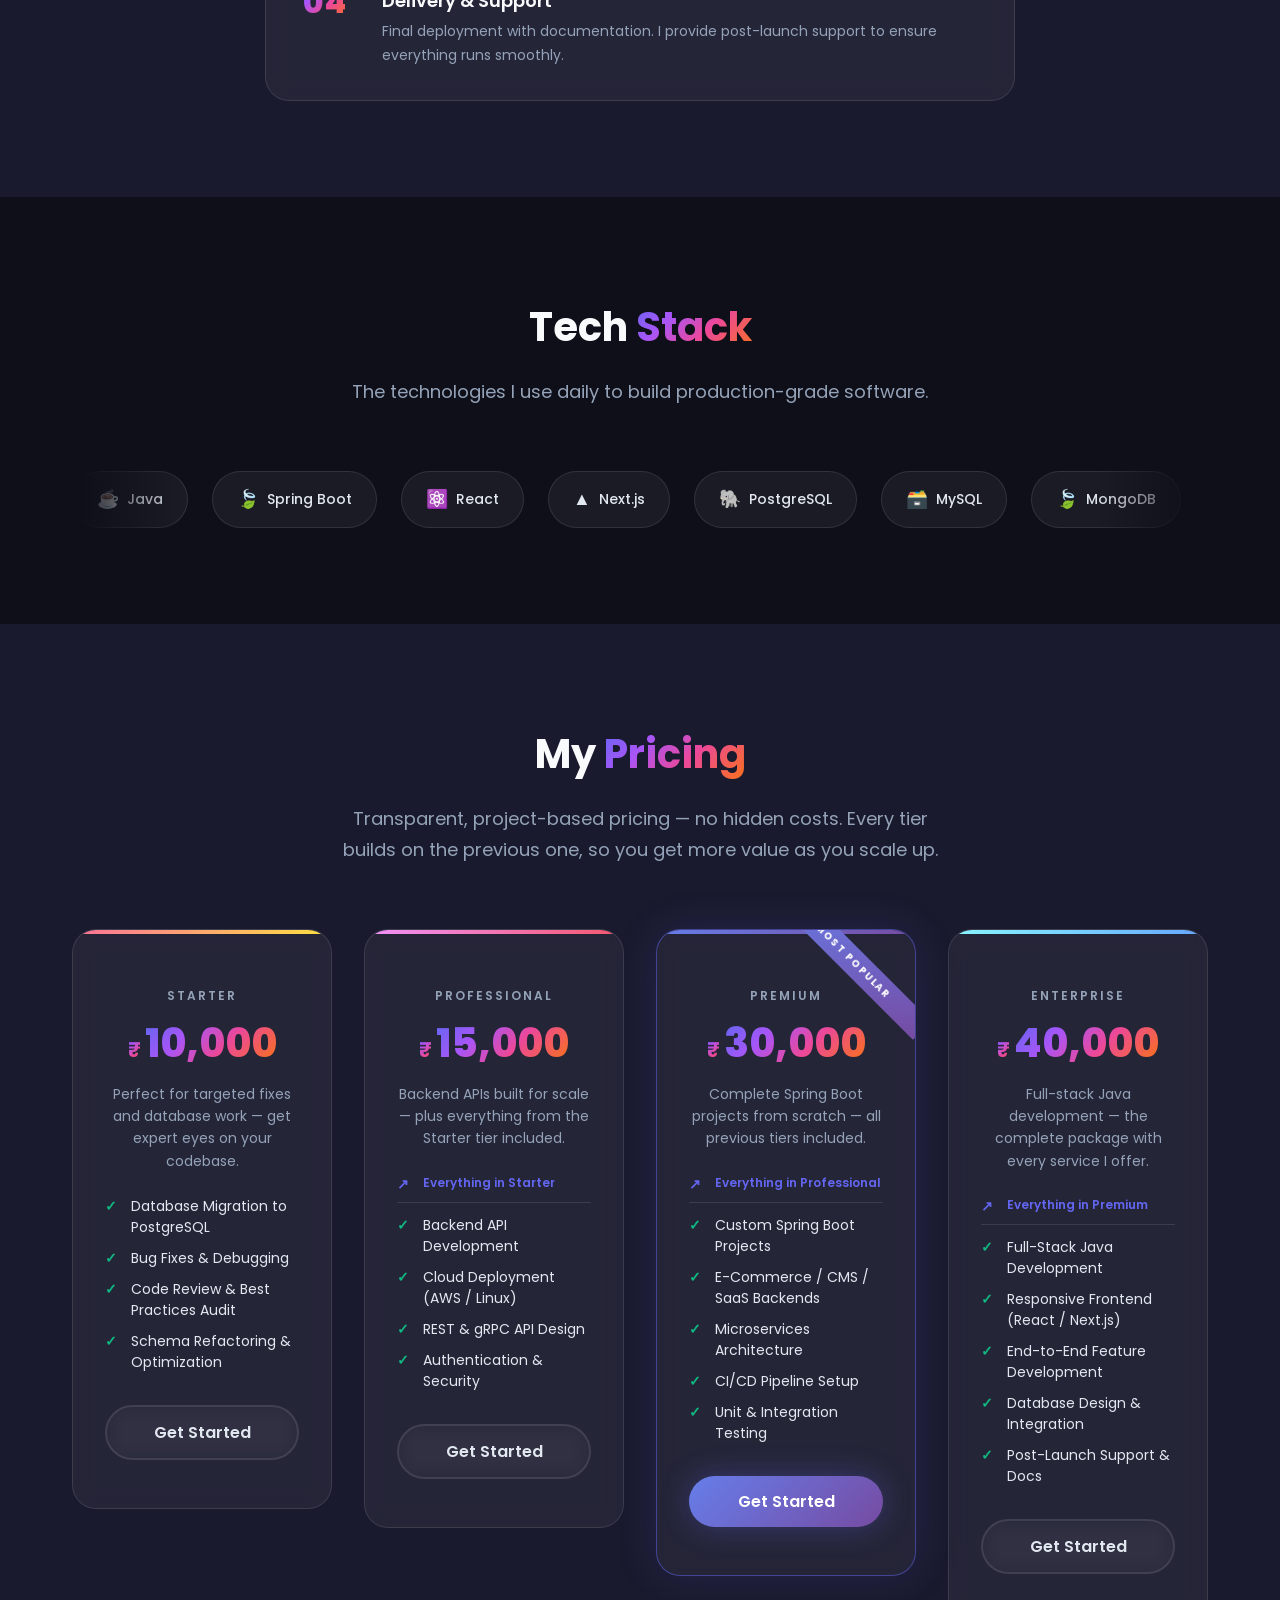
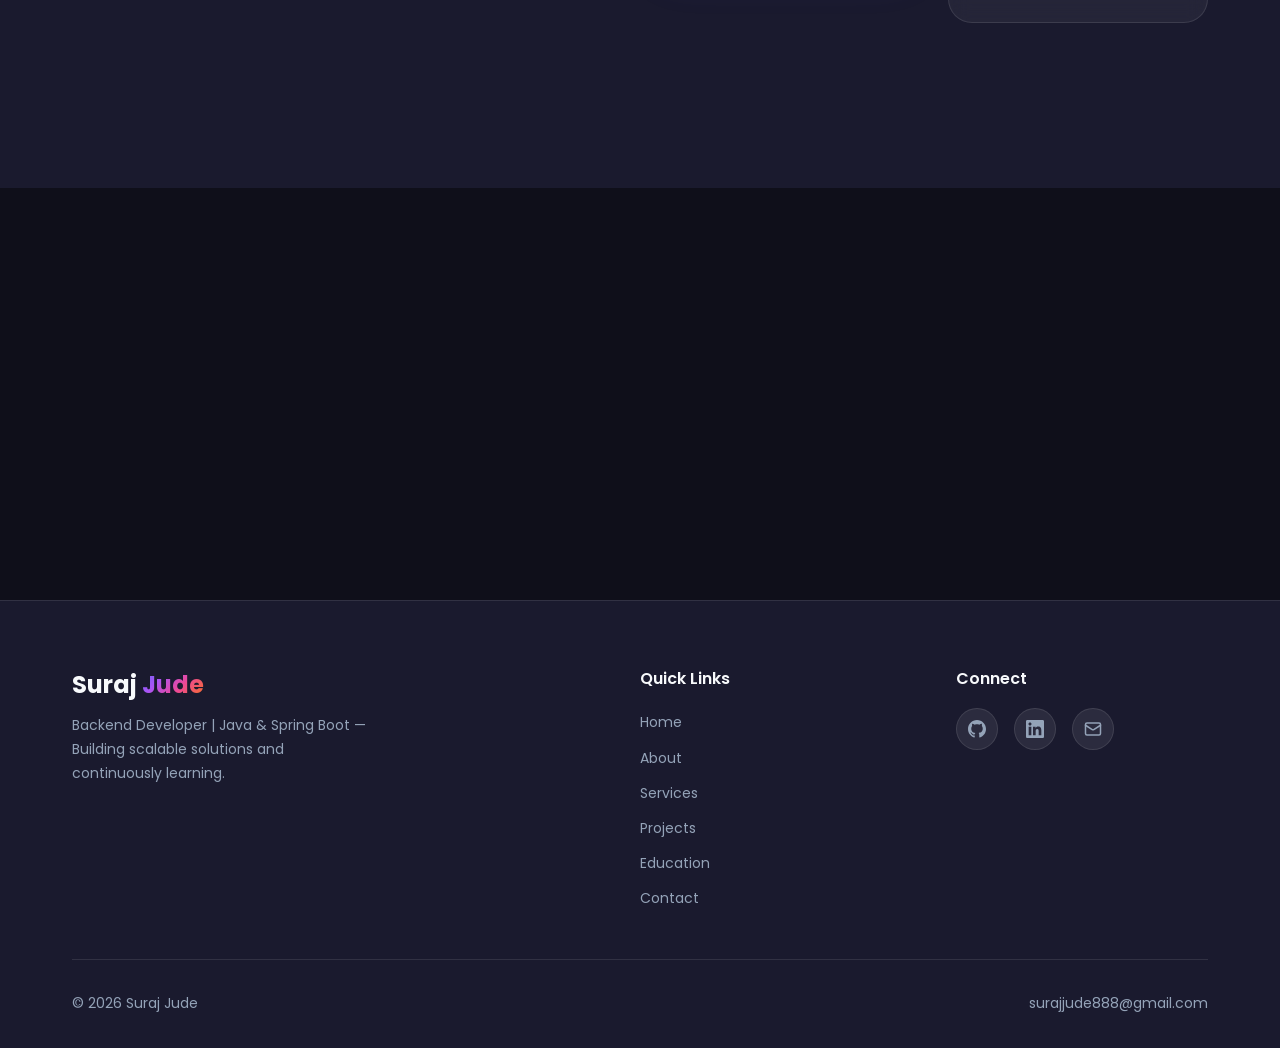
<file: services.html>
<!DOCTYPE html>
<html lang="en" data-theme="dark">
<head>
  <meta charset="UTF-8">
  <meta name="viewport" content="width=device-width, initial-scale=1.0">
  <meta name="description" content="Freelance Services by Suraj Jude — Java Full-Stack Development, Spring Boot Backend, Database Migration, REST API Design, and Cloud Deployment. Hire me for your next project.">
  <meta name="keywords" content="Suraj Jude, Freelance Developer, Java, Spring Boot, Full-Stack, Backend Development, Database Migration, PostgreSQL, REST API, Microservices">
  <meta name="author" content="Suraj Jude">
  <title>Services — Suraj Jude | Freelance Java & Spring Boot Developer</title>

  <!-- Favicon -->
  <link rel="icon" href="data:image/svg+xml,<svg xmlns='http://www.w3.org/2000/svg' viewBox='0 0 100 100'><defs><linearGradient id='g' x1='0%25' y1='0%25' x2='100%25' y2='100%25'><stop offset='0%25' style='stop-color:%236366f1'/><stop offset='100%25' style='stop-color:%23a855f7'/></linearGradient></defs><rect rx='20' width='100' height='100' fill='url(%23g)'/><text x='50' y='68' font-family='Poppins,sans-serif' font-size='48' font-weight='800' fill='white' text-anchor='middle'>SJ</text></svg>" type="image/svg+xml">

  <link rel="stylesheet" href="css/style.css">
</head>
<body>

  <!-- ==================== NAVBAR ==================== -->
  <nav class="navbar" aria-label="Main navigation">
    <div class="container">
      <a href="index.html" class="nav-logo" aria-label="Suraj Jude — Home">
        <span class="nav-logo-badge">SJ</span>
        <span>Suraj Jude</span>
      </a>
      <ul class="nav-links" id="nav-links">
        <li><a href="index.html" class="nav-link">Home</a></li>
        <li><a href="about.html" class="nav-link">About</a></li>
        <li><a href="services.html" class="nav-link">Services</a></li>
        <li><a href="projects.html" class="nav-link">Projects</a></li>
        <li><a href="education.html" class="nav-link">Education</a></li>
        <li><a href="contact.html" class="nav-link">Contact</a></li>
      </ul>
      <div class="nav-actions">
        <button class="theme-toggle" aria-label="Toggle dark/light mode">
          <span class="icon-moon">🌙</span>
          <span class="icon-sun">☀️</span>
        </button>
        <button class="nav-hamburger" id="nav-hamburger" aria-label="Toggle menu" aria-expanded="false">
          <span></span><span></span><span></span>
        </button>
      </div>
    </div>
  </nav>
  <div class="nav-mobile-overlay" id="nav-mobile-overlay"></div>

  <!-- ==================== PAGE HEADER ==================== -->
  <header class="page-header">
    <div class="container">
      <h1 class="section-title">My <span>Services</span></h1>
      <p class="section-subtitle">From idea to deployment — I deliver production-ready solutions. Here's how I can help you build, scale, and ship faster.</p>
    </div>
  </header>

  <!-- ==================== CORE SERVICES ==================== -->
  <section class="section" id="core-services">
    <div class="container">
      <h2 class="section-title reveal">What I <span>Offer</span></h2>
      <p class="section-subtitle reveal">End-to-end development services tailored to your project's needs — built with enterprise-grade technologies.</p>

      <div class="services-page-grid">

        <!-- Service 1: Java Full-Stack Development -->
        <div class="services-page-card reveal" id="service-fullstack">
          <div class="spc-gradient-bar gradient-bar-1"></div>
          <div class="spc-icon-wrapper gradient-1-bg">
            <svg width="28" height="28" viewBox="0 0 24 24" fill="none" stroke="currentColor" stroke-width="2" stroke-linecap="round" stroke-linejoin="round"><rect x="2" y="3" width="20" height="14" rx="2"/><line x1="8" y1="21" x2="16" y2="21"/><line x1="12" y1="17" x2="12" y2="21"/></svg>
          </div>
          <h3>Java Full-Stack Development</h3>
          <p>Complete web applications from frontend to backend using Java, Spring Boot, React/Next.js, and modern deployment practices.</p>
          <div class="spc-deliverables">
            <span class="spc-tag">Spring Boot</span>
            <span class="spc-tag">React</span>
            <span class="spc-tag">Next.js</span>
            <span class="spc-tag">REST APIs</span>
            <span class="spc-tag">MVC Architecture</span>
          </div>
          <div class="spc-includes">
            <h4>What's Included</h4>
            <ul>
              <li>End-to-end feature development</li>
              <li>Responsive & interactive UI</li>
              <li>Secure authentication & authorization</li>
              <li>Database design & integration</li>
            </ul>
          </div>
        </div>

        <!-- Service 2: Backend & API Development -->
        <div class="services-page-card reveal" id="service-backend">
          <div class="spc-gradient-bar gradient-bar-2"></div>
          <div class="spc-icon-wrapper gradient-2-bg">
            <svg width="28" height="28" viewBox="0 0 24 24" fill="none" stroke="currentColor" stroke-width="2" stroke-linecap="round" stroke-linejoin="round"><path d="M22 12h-4l-3 9L9 3l-3 9H2"/></svg>
          </div>
          <h3>Backend & API Development</h3>
          <p>High-performance REST APIs, microservices architecture, and robust server-side logic built on Java and Spring ecosystem.</p>
          <div class="spc-deliverables">
            <span class="spc-tag">REST APIs</span>
            <span class="spc-tag">gRPC</span>
            <span class="spc-tag">Microservices</span>
            <span class="spc-tag">Spring Security</span>
            <span class="spc-tag">JPA / Hibernate</span>
          </div>
          <div class="spc-includes">
            <h4>What's Included</h4>
            <ul>
              <li>Clean, well-documented API design</li>
              <li>JWT / OAuth2 authentication</li>
              <li>Service-to-service communication</li>
              <li>Error handling & logging</li>
            </ul>
          </div>
        </div>

        <!-- Service 3: Spring Boot Projects -->
        <div class="services-page-card reveal" id="service-spring">
          <div class="spc-gradient-bar gradient-bar-3"></div>
          <div class="spc-icon-wrapper" style="background: var(--gradient-ocean); color: #fff;">
            <svg width="28" height="28" viewBox="0 0 24 24" fill="none" stroke="currentColor" stroke-width="2" stroke-linecap="round" stroke-linejoin="round"><circle cx="12" cy="12" r="3"/><path d="M19.4 15a1.65 1.65 0 0 0 .33 1.82l.06.06a2 2 0 0 1 0 2.83 2 2 0 0 1-2.83 0l-.06-.06a1.65 1.65 0 0 0-1.82-.33 1.65 1.65 0 0 0-1 1.51V21a2 2 0 0 1-2 2 2 2 0 0 1-2-2v-.09A1.65 1.65 0 0 0 9 19.4a1.65 1.65 0 0 0-1.82.33l-.06.06a2 2 0 0 1-2.83 0 2 2 0 0 1 0-2.83l.06-.06A1.65 1.65 0 0 0 4.68 15a1.65 1.65 0 0 0-1.51-1H3a2 2 0 0 1-2-2 2 2 0 0 1 2-2h.09A1.65 1.65 0 0 0 4.6 9a1.65 1.65 0 0 0-.33-1.82l-.06-.06a2 2 0 0 1 0-2.83 2 2 0 0 1 2.83 0l.06.06A1.65 1.65 0 0 0 9 4.68a1.65 1.65 0 0 0 1-1.51V3a2 2 0 0 1 2-2 2 2 0 0 1 2 2v.09a1.65 1.65 0 0 0 1 1.51 1.65 1.65 0 0 0 1.82-.33l.06-.06a2 2 0 0 1 2.83 0 2 2 0 0 1 0 2.83l-.06.06a1.65 1.65 0 0 0-.33 1.82V9a1.65 1.65 0 0 0 1.51 1H21a2 2 0 0 1 2 2 2 2 0 0 1-2 2h-.09a1.65 1.65 0 0 0-1.51 1z"/></svg>
          </div>
          <h3>Spring Boot Projects</h3>
          <p>Custom Spring Boot applications from scratch — e-commerce platforms, CMS, admin dashboards, SaaS backends, and more.</p>
          <div class="spc-deliverables">
            <span class="spc-tag">Spring MVC</span>
            <span class="spc-tag">Spring Data JPA</span>
            <span class="spc-tag">Spring Cloud</span>
            <span class="spc-tag">Maven</span>
            <span class="spc-tag">Thymeleaf</span>
          </div>
          <div class="spc-includes">
            <h4>What's Included</h4>
            <ul>
              <li>Production-ready project scaffolding</li>
              <li>Configuration management profiles</li>
              <li>Unit & integration testing</li>
              <li>CI/CD pipeline guidance</li>
            </ul>
          </div>
        </div>

        <!-- Service 4: Database Migration to PostgreSQL -->
        <div class="services-page-card reveal" id="service-database">
          <div class="spc-gradient-bar gradient-bar-4"></div>
          <div class="spc-icon-wrapper" style="background: var(--gradient-sunset); color: #fff;">
            <svg width="28" height="28" viewBox="0 0 24 24" fill="none" stroke="currentColor" stroke-width="2" stroke-linecap="round" stroke-linejoin="round"><ellipse cx="12" cy="5" rx="9" ry="3"/><path d="M21 12c0 1.66-4 3-9 3s-9-1.34-9-3"/><path d="M3 5v14c0 1.66 4 3 9 3s9-1.34 9-3V5"/></svg>
          </div>
          <h3>Database Migration to PostgreSQL</h3>
          <p>Seamlessly migrate your existing database to PostgreSQL — schema refactoring, data integrity checks, and zero-downtime strategies.</p>
          <div class="spc-deliverables">
            <span class="spc-tag">PostgreSQL</span>
            <span class="spc-tag">MySQL → Postgres</span>
            <span class="spc-tag">Schema Design</span>
            <span class="spc-tag">Data Integrity</span>
            <span class="spc-tag">Performance Tuning</span>
          </div>
          <div class="spc-includes">
            <h4>What's Included</h4>
            <ul>
              <li>Complete migration audit & planning</li>
              <li>Schema conversion & optimization</li>
              <li>Data validation & rollback strategy</li>
              <li>Post-migration performance review</li>
            </ul>
          </div>
        </div>

        <!-- Service 5: Cloud Deployment & AWS -->
        <div class="services-page-card reveal" id="service-cloud">
          <div class="spc-gradient-bar gradient-bar-5"></div>
          <div class="spc-icon-wrapper" style="background: var(--gradient-cool); color: #fff;">
            <svg width="28" height="28" viewBox="0 0 24 24" fill="none" stroke="currentColor" stroke-width="2" stroke-linecap="round" stroke-linejoin="round"><path d="M18 10h-1.26A8 8 0 1 0 9 20h9a5 5 0 0 0 0-10z"/></svg>
          </div>
          <h3>Cloud Deployment & AWS</h3>
          <p>Deploy and manage your applications on AWS infrastructure — EC2, S3, RDS, and more with proper security and scaling.</p>
          <div class="spc-deliverables">
            <span class="spc-tag">AWS EC2</span>
            <span class="spc-tag">S3</span>
            <span class="spc-tag">RDS</span>
            <span class="spc-tag">Linux Server</span>
            <span class="spc-tag">CI/CD</span>
          </div>
          <div class="spc-includes">
            <h4>What's Included</h4>
            <ul>
              <li>Server provisioning & configuration</li>
              <li>SSL/TLS & domain setup</li>
              <li>Auto-scaling & monitoring</li>
              <li>Cost optimization strategies</li>
            </ul>
          </div>
        </div>

        <!-- Service 6: Bug Fixes & Code Review -->
        <div class="services-page-card reveal" id="service-bugfix">
          <div class="spc-gradient-bar gradient-bar-6"></div>
          <div class="spc-icon-wrapper" style="background: var(--gradient-warm); color: #fff;">
            <svg width="28" height="28" viewBox="0 0 24 24" fill="none" stroke="currentColor" stroke-width="2" stroke-linecap="round" stroke-linejoin="round"><path d="m18 16 4-4-4-4"/><path d="m6 8-4 4 4 4"/><path d="m14.5 4-5 16"/></svg>
          </div>
          <h3>Bug Fixes & Code Review</h3>
          <p>Got a tricky bug or need a second pair of eyes? I'll debug your Java/Spring codebase and review code for best practices.</p>
          <div class="spc-deliverables">
            <span class="spc-tag">Debugging</span>
            <span class="spc-tag">Code Review</span>
            <span class="spc-tag">Refactoring</span>
            <span class="spc-tag">Performance</span>
            <span class="spc-tag">Best Practices</span>
          </div>
          <div class="spc-includes">
            <h4>What's Included</h4>
            <ul>
              <li>Root-cause analysis & fix</li>
              <li>Code quality recommendations</li>
              <li>Security vulnerability check</li>
              <li>Documentation of changes</li>
            </ul>
          </div>
        </div>

      </div>
    </div>
  </section>

  <!-- ==================== HOW I WORK ==================== -->
  <section class="section services-process-section" id="process">
    <div class="container">
      <h2 class="section-title reveal">How I <span>Work</span></h2>
      <p class="section-subtitle reveal">A straightforward, transparent process — from understanding your requirements to delivering a polished product.</p>

      <div class="process-timeline">
        <div class="process-step reveal-left" id="process-step-1">
          <div class="process-step-number">01</div>
          <div class="process-step-content">
            <h3>Discovery & Planning</h3>
            <p>We discuss your requirements, define scope, timeline, and technical approach. I provide a clear proposal before any work begins.</p>
          </div>
        </div>
        <div class="process-connector reveal"></div>
        <div class="process-step reveal-right" id="process-step-2">
          <div class="process-step-number">02</div>
          <div class="process-step-content">
            <h3>Design & Architecture</h3>
            <p>I design the system architecture, database schema, and API contracts. You'll review and approve before development starts.</p>
          </div>
        </div>
        <div class="process-connector reveal"></div>
        <div class="process-step reveal-left" id="process-step-3">
          <div class="process-step-number">03</div>
          <div class="process-step-content">
            <h3>Development & Testing</h3>
            <p>Iterative development with regular progress updates. Every feature is tested thoroughly before moving forward.</p>
          </div>
        </div>
        <div class="process-connector reveal"></div>
        <div class="process-step reveal-right" id="process-step-4">
          <div class="process-step-number">04</div>
          <div class="process-step-content">
            <h3>Delivery & Support</h3>
            <p>Final deployment with documentation. I provide post-launch support to ensure everything runs smoothly.</p>
          </div>
        </div>
      </div>
    </div>
  </section>

  <!-- ==================== TECH STACK ==================== -->
  <section class="section" id="tech-stack">
    <div class="container">
      <h2 class="section-title reveal">Tech <span>Stack</span></h2>
      <p class="section-subtitle reveal">The technologies I use daily to build production-grade software.</p>

      <div class="tech-stack-marquee reveal">
        <div class="marquee-track">
          <div class="marquee-item">
            <span class="marquee-icon">☕</span>
            <span>Java</span>
          </div>
          <div class="marquee-item">
            <span class="marquee-icon">🍃</span>
            <span>Spring Boot</span>
          </div>
          <div class="marquee-item">
            <span class="marquee-icon">⚛️</span>
            <span>React</span>
          </div>
          <div class="marquee-item">
            <span class="marquee-icon">▲</span>
            <span>Next.js</span>
          </div>
          <div class="marquee-item">
            <span class="marquee-icon">🐘</span>
            <span>PostgreSQL</span>
          </div>
          <div class="marquee-item">
            <span class="marquee-icon">🗃️</span>
            <span>MySQL</span>
          </div>
          <div class="marquee-item">
            <span class="marquee-icon">🍃</span>
            <span>MongoDB</span>
          </div>
          <div class="marquee-item">
            <span class="marquee-icon">☁️</span>
            <span>AWS</span>
          </div>
          <div class="marquee-item">
            <span class="marquee-icon">🔀</span>
            <span>Git</span>
          </div>
          <div class="marquee-item">
            <span class="marquee-icon">🐧</span>
            <span>Linux</span>
          </div>
          <div class="marquee-item">
            <span class="marquee-icon">🔌</span>
            <span>REST APIs</span>
          </div>
          <div class="marquee-item">
            <span class="marquee-icon">📡</span>
            <span>gRPC</span>
          </div>
          <!-- Duplicate for infinite scroll -->
          <div class="marquee-item">
            <span class="marquee-icon">☕</span>
            <span>Java</span>
          </div>
          <div class="marquee-item">
            <span class="marquee-icon">🍃</span>
            <span>Spring Boot</span>
          </div>
          <div class="marquee-item">
            <span class="marquee-icon">⚛️</span>
            <span>React</span>
          </div>
          <div class="marquee-item">
            <span class="marquee-icon">▲</span>
            <span>Next.js</span>
          </div>
          <div class="marquee-item">
            <span class="marquee-icon">🐘</span>
            <span>PostgreSQL</span>
          </div>
          <div class="marquee-item">
            <span class="marquee-icon">🗃️</span>
            <span>MySQL</span>
          </div>
          <div class="marquee-item">
            <span class="marquee-icon">🍃</span>
            <span>MongoDB</span>
          </div>
          <div class="marquee-item">
            <span class="marquee-icon">☁️</span>
            <span>AWS</span>
          </div>
          <div class="marquee-item">
            <span class="marquee-icon">🔀</span>
            <span>Git</span>
          </div>
          <div class="marquee-item">
            <span class="marquee-icon">🐧</span>
            <span>Linux</span>
          </div>
          <div class="marquee-item">
            <span class="marquee-icon">🔌</span>
            <span>REST APIs</span>
          </div>
          <div class="marquee-item">
            <span class="marquee-icon">📡</span>
            <span>gRPC</span>
          </div>
        </div>
      </div>
    </div>
  </section>

  <!-- ==================== PRICING ==================== -->
  <section class="section pricing-section" id="pricing">
    <div class="container">
      <h2 class="section-title reveal">My <span>Pricing</span></h2>
      <p class="section-subtitle reveal">Transparent, project-based pricing — no hidden costs. Every tier builds on the previous one, so you get more value as you scale up.</p>

      <div class="pricing-grid">

        <!-- Tier 1: Starter -->
        <div class="pricing-card reveal" id="pricing-starter">
          <div class="pricing-card-gradient gradient-bar-4"></div>
          <div class="pricing-tier-badge">Starter</div>
          <div class="pricing-amount">
            <span class="pricing-currency">₹</span>
            <span class="pricing-value">10,000</span>
          </div>
          <p class="pricing-description">Perfect for targeted fixes and database work — get expert eyes on your codebase.</p>
          <ul class="pricing-features">
            <li>Database Migration to PostgreSQL</li>
            <li>Bug Fixes &amp; Debugging</li>
            <li>Code Review &amp; Best Practices Audit</li>
            <li>Schema Refactoring &amp; Optimization</li>
          </ul>
          <a href="contact.html" class="btn btn-secondary pricing-cta">Get Started</a>
        </div>

        <!-- Tier 2: Professional -->
        <div class="pricing-card reveal" id="pricing-professional">
          <div class="pricing-card-gradient gradient-bar-2"></div>
          <div class="pricing-tier-badge">Professional</div>
          <div class="pricing-amount">
            <span class="pricing-currency">₹</span>
            <span class="pricing-value">15,000</span>
          </div>
          <p class="pricing-description">Backend APIs built for scale — plus everything from the Starter tier included.</p>
          <ul class="pricing-features">
            <li class="pricing-inherited">Everything in Starter</li>
            <li>Backend API Development</li>
            <li>Cloud Deployment (AWS / Linux)</li>
            <li>REST &amp; gRPC API Design</li>
            <li>Authentication &amp; Security</li>
          </ul>
          <a href="contact.html" class="btn btn-secondary pricing-cta">Get Started</a>
        </div>

        <!-- Tier 3: Premium (highlighted) -->
        <div class="pricing-card pricing-card--popular reveal" id="pricing-premium">
          <div class="pricing-popular-badge">Most Popular</div>
          <div class="pricing-card-gradient gradient-bar-1"></div>
          <div class="pricing-tier-badge">Premium</div>
          <div class="pricing-amount">
            <span class="pricing-currency">₹</span>
            <span class="pricing-value">30,000</span>
          </div>
          <p class="pricing-description">Complete Spring Boot projects from scratch — all previous tiers included.</p>
          <ul class="pricing-features">
            <li class="pricing-inherited">Everything in Professional</li>
            <li>Custom Spring Boot Projects</li>
            <li>E-Commerce / CMS / SaaS Backends</li>
            <li>Microservices Architecture</li>
            <li>CI/CD Pipeline Setup</li>
            <li>Unit &amp; Integration Testing</li>
          </ul>
          <a href="contact.html" class="btn btn-primary pricing-cta">Get Started</a>
        </div>

        <!-- Tier 4: Enterprise -->
        <div class="pricing-card reveal" id="pricing-enterprise">
          <div class="pricing-card-gradient gradient-bar-5"></div>
          <div class="pricing-tier-badge">Enterprise</div>
          <div class="pricing-amount">
            <span class="pricing-currency">₹</span>
            <span class="pricing-value">40,000</span>
          </div>
          <p class="pricing-description">Full-stack Java development — the complete package with every service I offer.</p>
          <ul class="pricing-features">
            <li class="pricing-inherited">Everything in Premium</li>
            <li>Full-Stack Java Development</li>
            <li>Responsive Frontend (React / Next.js)</li>
            <li>End-to-End Feature Development</li>
            <li>Database Design &amp; Integration</li>
            <li>Post-Launch Support &amp; Docs</li>
          </ul>
          <a href="contact.html" class="btn btn-secondary pricing-cta">Get Started</a>
        </div>

      </div>

      <p class="pricing-note reveal">* Pricing is indicative and may vary based on project complexity. <a href="contact.html">Let's discuss</a> your requirements for a custom quote.</p>
    </div>
  </section>

  <!-- ==================== CTA ==================== -->
  <section class="section home-cta reveal-scale">
    <div class="container">
      <div class="cta-box">
        <div class="cta-content">
          <h2>Have a project in <span class="gradient-text">mind</span>?</h2>
          <p>I'm ready to bring your ideas to life. Whether it's a small fix or a full-scale application, let's discuss how I can help you achieve your goals.</p>
        </div>
        <div class="cta-action">
          <a href="contact.html" class="btn btn-primary btn-cta" id="services-cta-contact">
            Let's Talk
            <svg width="18" height="18" viewBox="0 0 24 24" fill="none" stroke="currentColor" stroke-width="2" stroke-linecap="round" stroke-linejoin="round" aria-hidden="true" style="margin-left: 8px;"><line x1="5" y1="12" x2="19" y2="12"/><polyline points="12 5 19 12 12 19"/></svg>
          </a>
        </div>
      </div>
    </div>
  </section>

  <!-- ==================== FOOTER ==================== -->
  <footer class="footer">
    <div class="container">
      <div class="footer-content">
        <div class="footer-brand">
          <h3>Suraj <span class="gradient-text">Jude</span></h3>
          <p>Backend Developer | Java & Spring Boot — Building scalable solutions and continuously learning.</p>
        </div>
        <div class="footer-links">
          <h4>Quick Links</h4>
          <ul>
            <li><a href="index.html">Home</a></li>
            <li><a href="about.html">About</a></li>
            <li><a href="services.html">Services</a></li>
            <li><a href="projects.html">Projects</a></li>
            <li><a href="education.html">Education</a></li>
            <li><a href="contact.html">Contact</a></li>
          </ul>
        </div>
        <div class="footer-social">
          <h4>Connect</h4>
          <div class="footer-social-icons">
            <a href="https://github.com/Surajjude" class="social-icon" target="_blank" rel="noopener noreferrer" aria-label="GitHub"><svg width="18" height="18" viewBox="0 0 24 24" fill="currentColor"><path d="M12 0c-6.626 0-12 5.373-12 12 0 5.302 3.438 9.8 8.207 11.387.599.111.793-.261.793-.577v-2.234c-3.338.726-4.033-1.416-4.033-1.416-.546-1.387-1.333-1.756-1.333-1.756-1.089-.745.083-.729.083-.729 1.205.084 1.839 1.237 1.839 1.237 1.07 1.834 2.807 1.304 3.492.997.107-.775.418-1.305.762-1.604-2.665-.305-5.467-1.334-5.467-5.931 0-1.311.469-2.381 1.236-3.221-.124-.303-.535-1.524.117-3.176 0 0 1.008-.322 3.301 1.23.957-.266 1.983-.399 3.003-.404 1.02.005 2.047.138 3.006.404 2.291-1.552 3.297-1.23 3.297-1.23.653 1.653.242 2.874.118 3.176.77.84 1.235 1.911 1.235 3.221 0 4.609-2.807 5.624-5.479 5.921.43.372.823 1.102.823 2.222v3.293c0 .319.192.694.801.576 4.765-1.589 8.199-6.086 8.199-11.386 0-6.627-5.373-12-12-12z"/></svg></a>
            <a href="https://www.linkedin.com/in/suraj-jude-26513a316/" class="social-icon" target="_blank" rel="noopener noreferrer" aria-label="LinkedIn"><svg width="18" height="18" viewBox="0 0 24 24" fill="currentColor"><path d="M20.447 20.452h-3.554v-5.569c0-1.328-.027-3.037-1.852-3.037-1.853 0-2.136 1.445-2.136 2.939v5.667H9.351V9h3.414v1.561h.046c.477-.9 1.637-1.85 3.37-1.85 3.601 0 4.267 2.37 4.267 5.455v6.286zM5.337 7.433c-1.144 0-2.063-.926-2.063-2.065 0-1.138.92-2.063 2.063-2.063 1.14 0 2.064.925 2.064 2.063 0 1.139-.925 2.065-2.064 2.065zm1.782 13.019H3.555V9h3.564v11.452zM22.225 0H1.771C.792 0 0 .774 0 1.729v20.542C0 23.227.792 24 1.771 24h20.451C23.2 24 24 23.227 24 22.271V1.729C24 .774 23.2 0 22.222 0h.003z"/></svg></a>
            <a href="https://mail.google.com/mail/?view=cm&to=surajjude888@gmail.com" class="social-icon" target="_blank" rel="noopener noreferrer" aria-label="Email"><svg width="18" height="18" viewBox="0 0 24 24" fill="none" stroke="currentColor" stroke-width="2" stroke-linecap="round" stroke-linejoin="round"><rect x="2" y="4" width="20" height="16" rx="2"/><path d="m22 7-8.97 5.7a1.94 1.94 0 0 1-2.06 0L2 7"/></svg></a>
          </div>
        </div>
      </div>
      <div class="footer-bottom">
        <p>© <span id="footer-year"></span> Suraj Jude</p>
        <div class="footer-bottom-links">
          <a href="https://mail.google.com/mail/?view=cm&to=surajjude888@gmail.com" target="_blank" rel="noopener noreferrer">surajjude888@gmail.com</a>
        </div>
      </div>
    </div>
  </footer>

  <script src="js/script.js"></script>
</body>
</html>
</file>
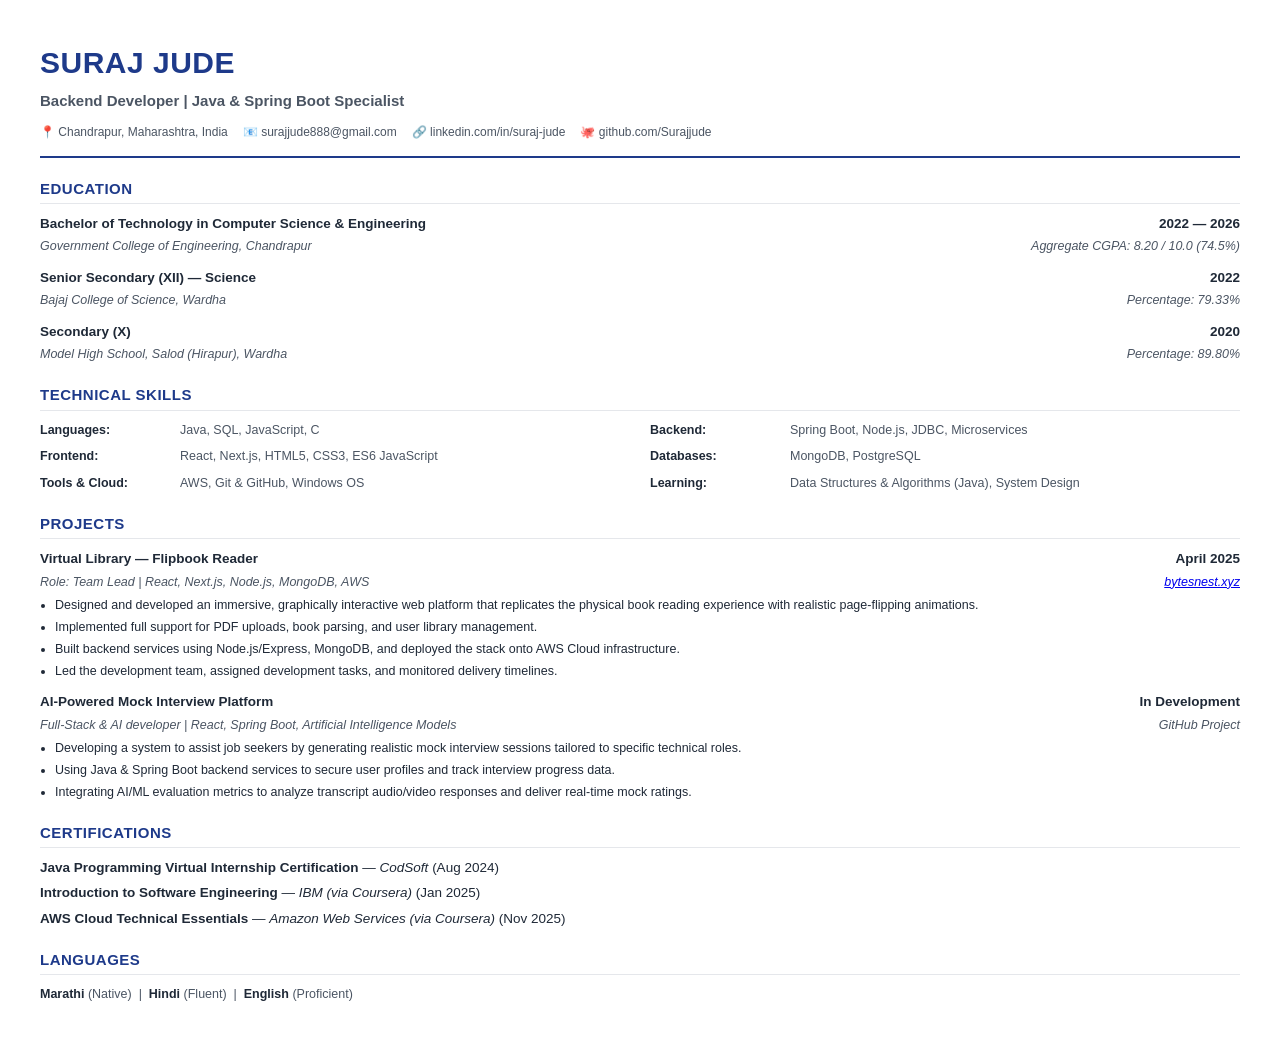
<file: scratch/resume.html>
<!DOCTYPE html>
<html lang="en">
<head>
  <meta charset="UTF-8">
  <title>Suraj Jude — Resume</title>
  <style>
    :root {
      --color-primary: #1e3a8a;
      --color-text: #1f2937;
      --color-text-light: #4b5563;
      --color-border: #e5e7eb;
    }
    
    * {
      box-sizing: border-box;
      margin: 0;
      padding: 0;
    }
    
    body {
      font-family: -apple-system, BlinkMacSystemFont, "Segoe UI", Roboto, "Helvetica Neue", Arial, sans-serif;
      color: var(--color-text);
      line-height: 1.5;
      padding: 40px;
      font-size: 13.5px;
      background: white;
    }
    
    .header {
      border-bottom: 2px solid var(--color-primary);
      padding-bottom: 15px;
      margin-bottom: 20px;
    }
    
    .header h1 {
      font-size: 30px;
      color: var(--color-primary);
      font-weight: 700;
      margin-bottom: 5px;
      text-transform: uppercase;
      letter-spacing: 0.5px;
    }
    
    .header .subtitle {
      font-size: 15px;
      font-weight: 600;
      color: var(--color-text-light);
      margin-bottom: 10px;
    }
    
    .contact-info {
      display: flex;
      flex-wrap: wrap;
      gap: 15px;
      font-size: 12px;
      color: var(--color-text-light);
    }
    
    .contact-info a {
      color: var(--color-text-light);
      text-decoration: none;
    }
    
    .contact-info a:hover {
      text-decoration: underline;
    }
    
    .section {
      margin-bottom: 20px;
    }
    
    .section-title {
      font-size: 15px;
      color: var(--color-primary);
      text-transform: uppercase;
      font-weight: 700;
      border-bottom: 1px solid var(--color-border);
      padding-bottom: 3px;
      margin-bottom: 10px;
      letter-spacing: 0.5px;
    }
    
    .item {
      margin-bottom: 12px;
    }
    
    .item-header {
      display: flex;
      justify-content: space-between;
      font-weight: 700;
      font-size: 13.5px;
      margin-bottom: 3px;
    }
    
    .item-subheader {
      display: flex;
      justify-content: space-between;
      color: var(--color-text-light);
      font-style: italic;
      font-size: 12.5px;
      margin-bottom: 5px;
    }
    
    .item-desc {
      font-size: 12.5px;
      color: var(--color-text);
      margin-left: 15px;
    }
    
    .item-desc li {
      margin-bottom: 3px;
    }
    
    .skills-grid {
      display: grid;
      grid-template-columns: repeat(2, 1fr);
      gap: 8px 20px;
      font-size: 12.5px;
    }
    
    .skills-group {
      display: flex;
    }
    
    .skills-label {
      font-weight: 700;
      width: 140px;
      color: var(--color-text);
    }
    
    .skills-value {
      flex-grow: 1;
      color: var(--color-text-light);
    }
    
    .languages-list {
      font-size: 12.5px;
      color: var(--color-text-light);
    }
    
    .languages-list span {
      font-weight: 600;
      color: var(--color-text);
    }
    
    @media print {
      body {
        padding: 0;
      }
      @page {
        size: A4;
        margin: 20mm;
      }
    }
  </style>
</head>
<body>

  <div class="header">
    <h1>Suraj Jude</h1>
    <div class="subtitle">Backend Developer | Java & Spring Boot Specialist</div>
    <div class="contact-info">
      <span>📍 Chandrapur, Maharashtra, India</span>
      <span>📧 <a href="mailto:surajjude888@gmail.com">surajjude888@gmail.com</a></span>
      <span>🔗 <a href="https://linkedin.com/in/suraj-jude-26513a316/" target="_blank">linkedin.com/in/suraj-jude</a></span>
      <span>🐙 <a href="https://github.com/Surajjude" target="_blank">github.com/Surajjude</a></span>
    </div>
  </div>

  <div class="section">
    <div class="section-title">Education</div>
    
    <div class="item">
      <div class="item-header">
        <span>Bachelor of Technology in Computer Science & Engineering</span>
        <span>2022 — 2026</span>
      </div>
      <div class="item-subheader">
        <span>Government College of Engineering, Chandrapur</span>
        <span>Aggregate CGPA: 8.20 / 10.0 (74.5%)</span>
      </div>
    </div>
    
    <div class="item">
      <div class="item-header">
        <span>Senior Secondary (XII) — Science</span>
        <span>2022</span>
      </div>
      <div class="item-subheader">
        <span>Bajaj College of Science, Wardha</span>
        <span>Percentage: 79.33%</span>
      </div>
    </div>

    <div class="item">
      <div class="item-header">
        <span>Secondary (X)</span>
        <span>2020</span>
      </div>
      <div class="item-subheader">
        <span>Model High School, Salod (Hirapur), Wardha</span>
        <span>Percentage: 89.80%</span>
      </div>
    </div>
  </div>

  <div class="section">
    <div class="section-title">Technical Skills</div>
    <div class="skills-grid">
      <div class="skills-group">
        <span class="skills-label">Languages:</span>
        <span class="skills-value">Java, SQL, JavaScript, C</span>
      </div>
      <div class="skills-group">
        <span class="skills-label">Backend:</span>
        <span class="skills-value">Spring Boot, Node.js, JDBC, Microservices</span>
      </div>
      <div class="skills-group">
        <span class="skills-label">Frontend:</span>
        <span class="skills-value">React, Next.js, HTML5, CSS3, ES6 JavaScript</span>
      </div>
      <div class="skills-group">
        <span class="skills-label">Databases:</span>
        <span class="skills-value">MongoDB, PostgreSQL</span>
      </div>
      <div class="skills-group">
        <span class="skills-label">Tools & Cloud:</span>
        <span class="skills-value">AWS, Git & GitHub, Windows OS</span>
      </div>
      <div class="skills-group">
        <span class="skills-label">Learning:</span>
        <span class="skills-value">Data Structures & Algorithms (Java), System Design</span>
      </div>
    </div>
  </div>

  <div class="section">
    <div class="section-title">Projects</div>

    <div class="item">
      <div class="item-header">
        <span>Virtual Library — Flipbook Reader</span>
        <span>April 2025</span>
      </div>
      <div class="item-subheader">
        <span>Role: Team Lead | React, Next.js, Node.js, MongoDB, AWS</span>
        <span><a href="https://bytesnest.xyz/" target="_blank">bytesnest.xyz</a></span>
      </div>
      <ul class="item-desc">
        <li>Designed and developed an immersive, graphically interactive web platform that replicates the physical book reading experience with realistic page-flipping animations.</li>
        <li>Implemented full support for PDF uploads, book parsing, and user library management.</li>
        <li>Built backend services using Node.js/Express, MongoDB, and deployed the stack onto AWS Cloud infrastructure.</li>
        <li>Led the development team, assigned development tasks, and monitored delivery timelines.</li>
      </ul>
    </div>

    <div class="item">
      <div class="item-header">
        <span>AI-Powered Mock Interview Platform</span>
        <span>In Development</span>
      </div>
      <div class="item-subheader">
        <span>Full-Stack & AI developer | React, Spring Boot, Artificial Intelligence Models</span>
        <span>GitHub Project</span>
      </div>
      <ul class="item-desc">
        <li>Developing a system to assist job seekers by generating realistic mock interview sessions tailored to specific technical roles.</li>
        <li>Using Java & Spring Boot backend services to secure user profiles and track interview progress data.</li>
        <li>Integrating AI/ML evaluation metrics to analyze transcript audio/video responses and deliver real-time mock ratings.</li>
      </ul>
    </div>
  </div>

  <div class="section">
    <div class="section-title">Certifications</div>
    <div class="item" style="margin-bottom: 5px;">
      <strong>Java Programming Virtual Internship Certification</strong> — <em>CodSoft</em> (Aug 2024)
    </div>
    <div class="item" style="margin-bottom: 5px;">
      <strong>Introduction to Software Engineering</strong> — <em>IBM (via Coursera)</em> (Jan 2025)
    </div>
    <div class="item" style="margin-bottom: 5px;">
      <strong>AWS Cloud Technical Essentials</strong> — <em>Amazon Web Services (via Coursera)</em> (Nov 2025)
    </div>
  </div>

  <div class="section">
    <div class="section-title">Languages</div>
    <div class="languages-list">
      <span>Marathi</span> (Native) &nbsp;|&nbsp; <span>Hindi</span> (Fluent) &nbsp;|&nbsp; <span>English</span> (Proficient)
    </div>
  </div>

</body>
</html>
</file>
<file: css/style.css>
/* ============================================
   PORTFOLIO WEBSITE — SHARED STYLES
   Author: Suraj Jude
   ============================================ */

/* ---------- Google Fonts ---------- */
@import url('https://fonts.googleapis.com/css2?family=Poppins:wght@300;400;500;600;700;800&display=swap');

/* ---------- CSS Custom Properties ---------- */
:root {
  /* Primary gradients */
  --gradient-primary: linear-gradient(135deg, #667eea 0%, #764ba2 100%);
  --gradient-hero: linear-gradient(135deg, #6366f1 0%, #a855f7 30%, #ec4899 60%, #f97316 100%);
  --gradient-accent: linear-gradient(135deg, #f093fb 0%, #f5576c 100%);
  --gradient-blue: linear-gradient(135deg, #4facfe 0%, #00f2fe 100%);
  --gradient-sunset: linear-gradient(135deg, #fa709a 0%, #fee140 100%);
  --gradient-ocean: linear-gradient(135deg, #a18cd1 0%, #fbc2eb 100%);
  --gradient-warm: linear-gradient(135deg, #f6d365 0%, #fda085 100%);
  --gradient-cool: linear-gradient(135deg, #89f7fe 0%, #66a6ff 100%);
  --gradient-timeline: linear-gradient(180deg, #667eea 0%, #a855f7 50%, #ec4899 100%);

  /* Solid colors */
  --color-primary: #6366f1;
  --color-secondary: #a855f7;
  --color-accent: #ec4899;
  --color-success: #10b981;
  --color-warning: #f59e0b;

  /* Neutrals */
  --color-bg: #0f0f1a;
  --color-bg-secondary: #1a1a2e;
  --color-bg-card: rgba(255, 255, 255, 0.05);
  --color-bg-glass: rgba(255, 255, 255, 0.08);
  --color-text: #e2e8f0;
  --color-text-muted: #94a3b8;
  --color-text-heading: #f8fafc;
  --color-border: rgba(255, 255, 255, 0.1);

  /* Spacing */
  --space-xs: 0.25rem;
  --space-sm: 0.5rem;
  --space-md: 1rem;
  --space-lg: 1.5rem;
  --space-xl: 2rem;
  --space-2xl: 3rem;
  --space-3xl: 4rem;
  --space-4xl: 6rem;

  /* Typography */
  --font-family: 'Poppins', sans-serif;
  --font-size-xs: 0.75rem;
  --font-size-sm: 0.875rem;
  --font-size-base: 1rem;
  --font-size-lg: 1.125rem;
  --font-size-xl: 1.25rem;
  --font-size-2xl: 1.5rem;
  --font-size-3xl: 2rem;
  --font-size-4xl: 2.5rem;
  --font-size-5xl: 3.5rem;

  /* Border radius */
  --radius-sm: 0.375rem;
  --radius-md: 0.75rem;
  --radius-lg: 1rem;
  --radius-xl: 1.5rem;
  --radius-full: 9999px;

  /* Shadows */
  --shadow-sm: 0 1px 3px rgba(0, 0, 0, 0.3);
  --shadow-md: 0 4px 6px rgba(0, 0, 0, 0.3);
  --shadow-lg: 0 10px 25px rgba(0, 0, 0, 0.4);
  --shadow-xl: 0 20px 50px rgba(0, 0, 0, 0.5);
  --shadow-glow-primary: 0 0 30px rgba(99, 102, 241, 0.3);
  --shadow-glow-accent: 0 0 30px rgba(236, 72, 153, 0.3);

  /* Transitions */
  --transition-fast: 0.2s ease;
  --transition-base: 0.3s ease;
  --transition-slow: 0.5s ease;

  /* Layout */
  --max-width: 1200px;
  --navbar-height: 70px;
}

/* ---------- Light Mode ---------- */
[data-theme="light"] {
  --color-bg: #f8fafc;
  --color-bg-secondary: #f1f5f9;
  --color-bg-card: rgba(255, 255, 255, 0.8);
  --color-bg-glass: rgba(255, 255, 255, 0.6);
  --color-text: #334155;
  --color-text-muted: #64748b;
  --color-text-heading: #0f172a;
  --color-border: rgba(0, 0, 0, 0.1);
  --shadow-sm: 0 1px 3px rgba(0, 0, 0, 0.08);
  --shadow-md: 0 4px 6px rgba(0, 0, 0, 0.08);
  --shadow-lg: 0 10px 25px rgba(0, 0, 0, 0.1);
  --shadow-xl: 0 20px 50px rgba(0, 0, 0, 0.15);
  --shadow-glow-primary: 0 0 30px rgba(99, 102, 241, 0.15);
  --shadow-glow-accent: 0 0 30px rgba(236, 72, 153, 0.15);
}

/* ---------- Reset & Base ---------- */
*,
*::before,
*::after {
  margin: 0;
  padding: 0;
  box-sizing: border-box;
}

html {
  scroll-behavior: smooth;
  font-size: 16px;
}

body {
  font-family: var(--font-family);
  background-color: var(--color-bg);
  color: var(--color-text);
  line-height: 1.7;
  overflow-x: hidden;
  min-height: 100vh;
}

a {
  text-decoration: none;
  color: inherit;
  transition: color var(--transition-fast);
}

ul, ol {
  list-style: none;
}

img {
  max-width: 100%;
  display: block;
}

button {
  font-family: inherit;
  cursor: pointer;
  border: none;
  outline: none;
}

::selection {
  background: var(--color-primary);
  color: #fff;
}

/* ---------- Scrollbar ---------- */
::-webkit-scrollbar {
  width: 8px;
}

::-webkit-scrollbar-track {
  background: var(--color-bg);
}

::-webkit-scrollbar-thumb {
  background: var(--gradient-primary);
  border-radius: var(--radius-full);
}

/* ---------- Utility Classes ---------- */
.container {
  max-width: var(--max-width);
  margin: 0 auto;
  padding: 0 var(--space-xl);
}

.section {
  padding: var(--space-4xl) 0;
}

.section-title {
  font-size: var(--font-size-4xl);
  font-weight: 700;
  color: var(--color-text-heading);
  text-align: center;
  margin-bottom: var(--space-md);
}

.section-title span {
  background: var(--gradient-hero);
  -webkit-background-clip: text;
  -webkit-text-fill-color: transparent;
  background-clip: text;
}

.section-subtitle {
  font-size: var(--font-size-lg);
  color: var(--color-text-muted);
  text-align: center;
  max-width: 600px;
  margin: 0 auto var(--space-3xl);
}

.gradient-text {
  background: var(--gradient-hero);
  -webkit-background-clip: text;
  -webkit-text-fill-color: transparent;
  background-clip: text;
}

/* ---------- Buttons ---------- */
.btn {
  display: inline-flex;
  align-items: center;
  gap: var(--space-sm);
  padding: 0.75rem 1.75rem;
  border-radius: var(--radius-full);
  font-size: var(--font-size-base);
  font-weight: 600;
  transition: all var(--transition-base);
  position: relative;
  overflow: hidden;
}

.btn-primary {
  background: var(--gradient-primary);
  color: #fff;
  box-shadow: var(--shadow-glow-primary);
}

.btn-primary:hover {
  transform: translateY(-3px);
  box-shadow: 0 0 40px rgba(99, 102, 241, 0.5);
}

.btn-secondary {
  background: transparent;
  color: var(--color-text);
  border: 2px solid var(--color-border);
  backdrop-filter: blur(10px);
}

.btn-secondary:hover {
  border-color: var(--color-primary);
  color: var(--color-primary);
  transform: translateY(-3px);
  box-shadow: var(--shadow-glow-primary);
}

.btn-accent {
  background: var(--gradient-accent);
  color: #fff;
  box-shadow: var(--shadow-glow-accent);
}

.btn-accent:hover {
  transform: translateY(-3px);
  box-shadow: 0 0 40px rgba(236, 72, 153, 0.5);
}

/* ============================================
   NAVBAR
   ============================================ */
.navbar {
  position: fixed;
  top: 0;
  left: 0;
  width: 100%;
  height: var(--navbar-height);
  z-index: 1000;
  transition: all var(--transition-base);
  display: flex;
  align-items: center;
}

.navbar.scrolled {
  background: rgba(15, 15, 26, 0.85);
  backdrop-filter: blur(20px);
  -webkit-backdrop-filter: blur(20px);
  box-shadow: 0 2px 30px rgba(0, 0, 0, 0.3);
  border-bottom: 1px solid var(--color-border);
}

[data-theme="light"] .navbar.scrolled {
  background: rgba(248, 250, 252, 0.85);
}

.navbar .container {
  display: flex;
  align-items: center;
  justify-content: space-between;
  width: 100%;
}

.nav-logo {
  display: flex;
  align-items: center;
  gap: var(--space-sm);
  font-size: var(--font-size-xl);
  font-weight: 700;
  color: var(--color-text-heading);
  z-index: 1001;
}

.nav-logo-badge {
  display: inline-flex;
  align-items: center;
  justify-content: center;
  width: 40px;
  height: 40px;
  border-radius: var(--radius-md);
  background: var(--gradient-primary);
  color: #fff;
  font-size: var(--font-size-sm);
  font-weight: 800;
  letter-spacing: -0.5px;
}

.nav-links {
  display: flex;
  align-items: center;
  gap: var(--space-lg);
}

.nav-link {
  position: relative;
  font-size: var(--font-size-sm);
  font-weight: 500;
  color: var(--color-text-muted);
  padding: var(--space-sm) 0;
  transition: color var(--transition-fast);
}

.nav-link:hover,
.nav-link.active {
  color: var(--color-text-heading);
}

.nav-link::after {
  content: '';
  position: absolute;
  bottom: 0;
  left: 0;
  width: 0;
  height: 2px;
  background: var(--gradient-primary);
  border-radius: var(--radius-full);
  transition: width var(--transition-base);
}

.nav-link:hover::after,
.nav-link.active::after {
  width: 100%;
}

.nav-actions {
  display: flex;
  align-items: center;
  gap: var(--space-md);
}

/* Theme Toggle */
.theme-toggle {
  display: flex;
  align-items: center;
  justify-content: center;
  width: 40px;
  height: 40px;
  border-radius: var(--radius-full);
  background: var(--color-bg-glass);
  border: 1px solid var(--color-border);
  color: var(--color-text);
  font-size: var(--font-size-lg);
  cursor: pointer;
  transition: all var(--transition-base);
}

.theme-toggle:hover {
  background: var(--color-bg-card);
  transform: rotate(30deg);
}

.theme-toggle .icon-sun {
  display: none;
}

[data-theme="light"] .theme-toggle .icon-moon {
  display: none;
}

[data-theme="light"] .theme-toggle .icon-sun {
  display: block;
}

/* Hamburger */
.nav-hamburger {
  display: none;
  flex-direction: column;
  justify-content: center;
  gap: 5px;
  width: 28px;
  height: 28px;
  cursor: pointer;
  z-index: 1001;
  background: none;
  border: none;
  padding: 0;
}

.nav-hamburger span {
  display: block;
  width: 100%;
  height: 2px;
  background: var(--color-text-heading);
  border-radius: var(--radius-full);
  transition: all var(--transition-base);
}

.nav-hamburger.active span:nth-child(1) {
  transform: rotate(45deg) translate(5px, 5px);
}

.nav-hamburger.active span:nth-child(2) {
  opacity: 0;
}

.nav-hamburger.active span:nth-child(3) {
  transform: rotate(-45deg) translate(5px, -5px);
}

/* Mobile Menu */
.nav-mobile-overlay {
  display: none;
  position: fixed;
  top: 0;
  left: 0;
  width: 100%;
  height: 100%;
  background: rgba(0, 0, 0, 0.5);
  z-index: 999;
  opacity: 0;
  transition: opacity var(--transition-base);
}

.nav-mobile-overlay.active {
  display: block;
  opacity: 1;
}

/* ============================================
   FOOTER
   ============================================ */
.footer {
  background: var(--color-bg-secondary);
  border-top: 1px solid var(--color-border);
  padding: var(--space-3xl) 0 var(--space-xl);
}

.footer-content {
  display: grid;
  grid-template-columns: 2fr 1fr 1fr;
  gap: var(--space-3xl);
  margin-bottom: var(--space-2xl);
}

.footer-brand h3 {
  font-size: var(--font-size-2xl);
  font-weight: 700;
  color: var(--color-text-heading);
  margin-bottom: var(--space-sm);
}

.footer-brand p {
  color: var(--color-text-muted);
  font-size: var(--font-size-sm);
  max-width: 300px;
}

.footer-links h4,
.footer-social h4 {
  font-size: var(--font-size-base);
  font-weight: 600;
  color: var(--color-text-heading);
  margin-bottom: var(--space-md);
}

.footer-links ul {
  display: flex;
  flex-direction: column;
  gap: var(--space-sm);
}

.footer-links a {
  color: var(--color-text-muted);
  font-size: var(--font-size-sm);
  transition: color var(--transition-fast);
}

.footer-links a:hover {
  color: var(--color-primary);
}

.footer-social-icons {
  display: flex;
  gap: var(--space-md);
}

.social-icon {
  display: inline-flex;
  align-items: center;
  justify-content: center;
  width: 42px;
  height: 42px;
  border-radius: var(--radius-full);
  background: var(--color-bg-glass);
  border: 1px solid var(--color-border);
  color: var(--color-text-muted);
  font-size: var(--font-size-lg);
  transition: all var(--transition-base);
}

.social-icon:hover {
  background: var(--gradient-primary);
  color: #fff;
  border-color: transparent;
  transform: translateY(-3px);
  box-shadow: var(--shadow-glow-primary);
}

.footer-bottom {
  border-top: 1px solid var(--color-border);
  padding-top: var(--space-xl);
  display: flex;
  justify-content: space-between;
  align-items: center;
}

.footer-bottom p {
  font-size: var(--font-size-sm);
  color: var(--color-text-muted);
}

.footer-bottom-links {
  display: flex;
  gap: var(--space-lg);
}

.footer-bottom-links a {
  font-size: var(--font-size-sm);
  color: var(--color-text-muted);
  transition: color var(--transition-fast);
}

.footer-bottom-links a:hover {
  color: var(--color-primary);
}

/* ============================================
   HERO SECTION (index.html)
   ============================================ */
.hero {
  position: relative;
  min-height: 100vh;
  display: flex;
  align-items: center;
  justify-content: center;
  overflow: hidden;
}

.hero-bg {
  position: absolute;
  top: 0;
  left: 0;
  width: 100%;
  height: 100%;
  background: var(--gradient-hero);
  background-size: 400% 400%;
  animation: gradientShift 8s ease infinite;
  z-index: 0;
}

.hero-bg::after {
  content: '';
  position: absolute;
  top: 0;
  left: 0;
  width: 100%;
  height: 100%;
  background: radial-gradient(ellipse at center, transparent 0%, var(--color-bg) 75%);
}

@keyframes gradientShift {
  0% { background-position: 0% 50%; }
  50% { background-position: 100% 50%; }
  100% { background-position: 0% 50%; }
}

/* Floating particles */
.hero-particles {
  position: absolute;
  top: 0;
  left: 0;
  width: 100%;
  height: 100%;
  z-index: 1;
  overflow: hidden;
  pointer-events: none;
}

.particle {
  position: absolute;
  border-radius: 50%;
  background: rgba(255, 255, 255, 0.1);
  animation: float linear infinite;
}

@keyframes float {
  0% { transform: translateY(100vh) rotate(0deg); opacity: 0; }
  10% { opacity: 1; }
  90% { opacity: 1; }
  100% { transform: translateY(-10vh) rotate(360deg); opacity: 0; }
}

.hero-container {
  display: grid;
  grid-template-columns: 1.2fr 0.8fr;
  gap: var(--space-3xl);
  align-items: center;
  position: relative;
  z-index: 2;
  width: 100%;
}

.hero-content {
  position: relative;
  z-index: 2;
  text-align: left;
  max-width: 100%;
  padding: 0;
}

/* Hero Profile Photo styling */
.hero-photo-wrapper {
  position: relative;
  width: 320px;
  height: 320px;
  margin: 0 auto;
}

.hero-photo {
  width: 100%;
  height: 100%;
  border-radius: 50%;
  padding: 5px;
  background: var(--gradient-hero);
  position: relative;
  box-shadow: var(--shadow-glow-primary);
}

.hero-photo-inner {
  width: 100%;
  height: 100%;
  border-radius: 50%;
  background: var(--color-bg-secondary);
  display: flex;
  align-items: center;
  justify-content: center;
  overflow: hidden;
}

.hero-profile-photo {
  width: 100%;
  height: 100%;
  object-fit: cover;
  border-radius: 50%;
  filter: contrast(1.08) brightness(1.05) saturate(1.15);
  transition: all 0.6s cubic-bezier(0.16, 1, 0.3, 1);
}

.hero-profile-photo:hover {
  filter: contrast(1.12) brightness(1.1) saturate(1.3) drop-shadow(0 0 15px rgba(99, 102, 241, 0.5));
  transform: scale(1.05);
}

.hero-photo-wrapper::before {
  content: '';
  position: absolute;
  top: -12px;
  left: -12px;
  right: -12px;
  bottom: -12px;
  border-radius: 50%;
  border: 2px dashed var(--color-border);
  animation: spin 25s linear infinite;
  opacity: 0.7;
}

.hero-badge {
  display: inline-flex;
  align-items: center;
  gap: var(--space-sm);
  padding: 0.5rem 1.25rem;
  background: var(--color-bg-glass);
  border: 1px solid var(--color-border);
  border-radius: var(--radius-full);
  font-size: var(--font-size-sm);
  color: var(--color-text-muted);
  margin-bottom: var(--space-xl);
  backdrop-filter: blur(10px);
}

.hero-badge .dot {
  width: 8px;
  height: 8px;
  border-radius: 50%;
  background: var(--color-success);
  animation: pulse 2s ease infinite;
}

@keyframes pulse {
  0%, 100% { opacity: 1; }
  50% { opacity: 0.3; }
}

.hero-name {
  font-size: var(--font-size-5xl);
  font-weight: 800;
  color: #fff;
  margin-bottom: var(--space-md);
  line-height: 1.1;
}

.hero-tagline {
  font-size: var(--font-size-2xl);
  font-weight: 300;
  color: rgba(255, 255, 255, 0.8);
  margin-bottom: var(--space-lg);
  min-height: 2.4rem;
}

.hero-tagline .typed-text {
  border-right: 2px solid var(--color-accent);
  padding-right: 4px;
  animation: blink 0.8s step-end infinite;
}

@keyframes blink {
  0%, 100% { border-color: var(--color-accent); }
  50% { border-color: transparent; }
}

.hero-description {
  font-size: var(--font-size-lg);
  color: rgba(255, 255, 255, 0.6);
  max-width: 600px;
  margin: 0 0 var(--space-2xl);
  line-height: 1.8;
}

.hero-buttons {
  display: flex;
  gap: var(--space-md);
  justify-content: flex-start;
  flex-wrap: wrap;
  margin-bottom: var(--space-2xl);
}

.hero-socials {
  display: flex;
  gap: var(--space-md);
  justify-content: flex-start;
}

.hero-socials .social-icon {
  background: rgba(255, 255, 255, 0.1);
  border-color: rgba(255, 255, 255, 0.2);
  color: rgba(255, 255, 255, 0.8);
}

.hero-socials .social-icon:hover {
  background: #fff;
  color: var(--color-primary);
  border-color: #fff;
}

/* Scroll Indicator */
.scroll-indicator {
  position: absolute;
  bottom: 2rem;
  left: 50%;
  transform: translateX(-50%);
  z-index: 2;
  display: flex;
  flex-direction: column;
  align-items: center;
  gap: var(--space-sm);
  color: rgba(255, 255, 255, 0.5);
  font-size: var(--font-size-xs);
  text-transform: uppercase;
  letter-spacing: 2px;
  animation: scrollBounce 2s ease infinite;
}

.scroll-indicator .mouse {
  width: 24px;
  height: 38px;
  border: 2px solid rgba(255, 255, 255, 0.4);
  border-radius: 12px;
  position: relative;
}

.scroll-indicator .mouse::after {
  content: '';
  position: absolute;
  top: 6px;
  left: 50%;
  transform: translateX(-50%);
  width: 4px;
  height: 8px;
  background: rgba(255, 255, 255, 0.6);
  border-radius: var(--radius-full);
  animation: mouseScroll 2s ease infinite;
}

@keyframes scrollBounce {
  0%, 100% { transform: translateX(-50%) translateY(0); }
  50% { transform: translateX(-50%) translateY(8px); }
}

@keyframes mouseScroll {
  0% { opacity: 1; transform: translateX(-50%) translateY(0); }
  100% { opacity: 0; transform: translateX(-50%) translateY(10px); }
}

/* Home About Preview */
.home-about {
  background: var(--color-bg-secondary);
}

.home-about-grid {
  display: grid;
  grid-template-columns: 1fr 1fr;
  gap: var(--space-3xl);
  align-items: center;
}

.home-about-text h2 {
  font-size: var(--font-size-3xl);
  font-weight: 700;
  color: var(--color-text-heading);
  margin-bottom: var(--space-lg);
}

.home-about-text p {
  color: var(--color-text-muted);
  margin-bottom: var(--space-xl);
  line-height: 1.8;
}

.home-about-stats {
  display: grid;
  grid-template-columns: repeat(3, 1fr);
  gap: var(--space-lg);
}

.stat-card {
  text-align: center;
  padding: var(--space-lg);
  background: var(--color-bg-glass);
  border: 1px solid var(--color-border);
  border-radius: var(--radius-lg);
  backdrop-filter: blur(10px);
}

.stat-card .number {
  font-size: var(--font-size-3xl);
  font-weight: 800;
  background: var(--gradient-primary);
  -webkit-background-clip: text;
  -webkit-text-fill-color: transparent;
  background-clip: text;
}

.stat-card .label {
  font-size: var(--font-size-xs);
  color: var(--color-text-muted);
  text-transform: uppercase;
  letter-spacing: 1px;
  margin-top: var(--space-xs);
}

/* ============================================
   ABOUT PAGE
   ============================================ */
.page-header {
  padding-top: calc(var(--navbar-height) + var(--space-4xl));
  padding-bottom: var(--space-3xl);
  text-align: center;
  position: relative;
  overflow: hidden;
}

.page-header::before {
  content: '';
  position: absolute;
  top: 0;
  left: 0;
  width: 100%;
  height: 100%;
  background: var(--gradient-hero);
  opacity: 0.05;
  z-index: 0;
}

.page-header .container {
  position: relative;
  z-index: 1;
}

/* About intro */
.about-intro {
  display: grid;
  grid-template-columns: 300px 1fr;
  gap: var(--space-3xl);
  align-items: start;
}

.about-photo-wrapper {
  position: relative;
  width: 250px;
  height: 250px;
  margin: 0 auto;
}

.about-photo {
  width: 100%;
  height: 100%;
  border-radius: 50%;
  padding: 4px;
  background: var(--gradient-hero);
  position: relative;
}

.about-photo-inner {
  width: 100%;
  height: 100%;
  border-radius: 50%;
  background: var(--color-bg-secondary);
  display: flex;
  align-items: center;
  justify-content: center;
  overflow: hidden;
}

.about-photo-inner svg {
  width: 60%;
  height: 60%;
  color: var(--color-text-muted);
  opacity: 0.5;
}

/* Profile Photo Filter */
.profile-photo {
  width: 100%;
  height: 100%;
  object-fit: cover;
  border-radius: 50%;
  filter: contrast(1.08) brightness(1.05) saturate(1.15);
  transition: all 0.6s cubic-bezier(0.16, 1, 0.3, 1);
}

.profile-photo:hover {
  filter: contrast(1.12) brightness(1.1) saturate(1.3) drop-shadow(0 0 12px rgba(99, 102, 241, 0.4));
  transform: scale(1.05);
}

/* Decorative ring around photo */
.about-photo-wrapper::before {
  content: '';
  position: absolute;
  top: -10px;
  left: -10px;
  right: -10px;
  bottom: -10px;
  border-radius: 50%;
  border: 2px dashed var(--color-border);
  animation: spin 20s linear infinite;
}

@keyframes spin {
  100% { transform: rotate(360deg); }
}

.about-bio h2 {
  font-size: var(--font-size-3xl);
  font-weight: 700;
  color: var(--color-text-heading);
  margin-bottom: var(--space-md);
}

.about-bio p {
  color: var(--color-text-muted);
  line-height: 1.9;
  margin-bottom: var(--space-lg);
}

.about-bio .info-row {
  display: flex;
  flex-wrap: wrap;
  gap: var(--space-xl);
  margin-top: var(--space-lg);
}

.about-bio .info-item {
  display: flex;
  align-items: center;
  gap: var(--space-sm);
  font-size: var(--font-size-sm);
  color: var(--color-text-muted);
}

.about-bio .info-item svg {
  width: 18px;
  height: 18px;
  color: var(--color-primary);
}

/* Skills Section */
.skills-section {
  background: var(--color-bg-secondary);
}

.skills-grid {
  display: grid;
  grid-template-columns: repeat(auto-fit, minmax(320px, 1fr));
  gap: var(--space-xl);
}

.skill-category {
  background: var(--color-bg-card);
  border: 1px solid var(--color-border);
  border-radius: var(--radius-xl);
  padding: var(--space-xl);
  backdrop-filter: blur(10px);
  transition: all var(--transition-base);
}

.skill-category:hover {
  transform: translateY(-5px);
  box-shadow: var(--shadow-lg);
  border-color: rgba(99, 102, 241, 0.3);
}

.skill-category-header {
  display: flex;
  align-items: center;
  gap: var(--space-md);
  margin-bottom: var(--space-lg);
}

.skill-category-icon {
  width: 48px;
  height: 48px;
  border-radius: var(--radius-md);
  display: flex;
  align-items: center;
  justify-content: center;
  font-size: var(--font-size-xl);
}

.skill-category-header h3 {
  font-size: var(--font-size-lg);
  font-weight: 600;
  color: var(--color-text-heading);
}

.skill-tags {
  display: flex;
  flex-wrap: wrap;
  gap: var(--space-sm);
}

.skill-tag {
  display: inline-flex;
  align-items: center;
  padding: 0.4rem 1rem;
  background: var(--color-bg-glass);
  border: 1px solid var(--color-border);
  border-radius: var(--radius-full);
  font-size: var(--font-size-sm);
  color: var(--color-text);
  transition: all var(--transition-base);
}

.skill-tag:hover {
  border-color: var(--color-primary);
  color: var(--color-primary);
  transform: translateY(-2px);
}

/* Certifications Section */
.certs-grid {
  display: grid;
  grid-template-columns: repeat(auto-fit, minmax(340px, 1fr));
  gap: var(--space-xl);
}

.cert-card {
  background: var(--color-bg-card);
  border: 1px solid var(--color-border);
  border-radius: var(--radius-xl);
  padding: var(--space-xl);
  backdrop-filter: blur(10px);
  position: relative;
  overflow: hidden;
  transition: all var(--transition-base);
}

.cert-card::before {
  content: '';
  position: absolute;
  top: 0;
  left: 0;
  width: 100%;
  height: 3px;
  background: var(--gradient-primary);
}

.cert-card:hover {
  transform: translateY(-5px);
  box-shadow: var(--shadow-lg);
}

.cert-card .cert-icon {
  width: 50px;
  height: 50px;
  border-radius: var(--radius-md);
  background: var(--gradient-primary);
  display: flex;
  align-items: center;
  justify-content: center;
  margin-bottom: var(--space-lg);
  font-size: var(--font-size-xl);
  color: #fff;
}

.cert-card h3 {
  font-size: var(--font-size-lg);
  font-weight: 600;
  color: var(--color-text-heading);
  margin-bottom: var(--space-sm);
}

.cert-card .cert-issuer {
  font-size: var(--font-size-sm);
  color: var(--color-primary);
  margin-bottom: var(--space-sm);
}

.cert-card .cert-date {
  font-size: var(--font-size-xs);
  color: var(--color-text-muted);
}

/* Certificate Iframe Embeds */
.cert-iframe-container {
  width: 100%;
  margin-top: var(--space-lg);
  border-radius: var(--radius-md);
  overflow: hidden;
  border: 1px solid var(--color-border);
  background: var(--color-bg-secondary);
  box-shadow: var(--shadow-sm);
  display: flex;
  justify-content: center;
  align-items: center;
}

.cert-iframe-container iframe {
  width: 100% !important;
  max-width: 100% !important;
  display: block;
}

/* Languages spoken */
.languages-row {
  display: flex;
  justify-content: center;
  gap: var(--space-xl);
  flex-wrap: wrap;
  margin-top: var(--space-xl);
}

.language-item {
  display: flex;
  align-items: center;
  gap: var(--space-sm);
  padding: 0.75rem 1.5rem;
  background: var(--color-bg-card);
  border: 1px solid var(--color-border);
  border-radius: var(--radius-full);
  backdrop-filter: blur(10px);
  transition: all var(--transition-base);
}

.language-item:hover {
  border-color: var(--color-primary);
  transform: translateY(-2px);
}

.language-item .lang-flag {
  font-size: var(--font-size-xl);
}

.language-item .lang-info {
  text-align: left;
}

.language-item .lang-name {
  font-size: var(--font-size-sm);
  font-weight: 600;
  color: var(--color-text-heading);
}

.language-item .lang-level {
  font-size: var(--font-size-xs);
  color: var(--color-text-muted);
}

/* ============================================
   PROJECTS PAGE
   ============================================ */
/* Filter bar */
.filter-bar {
  display: flex;
  justify-content: center;
  gap: var(--space-sm);
  flex-wrap: wrap;
  margin-bottom: var(--space-3xl);
}

.filter-btn {
  padding: 0.5rem 1.25rem;
  border-radius: var(--radius-full);
  font-size: var(--font-size-sm);
  font-weight: 500;
  color: var(--color-text-muted);
  background: var(--color-bg-glass);
  border: 1px solid var(--color-border);
  transition: all var(--transition-base);
}

.filter-btn:hover {
  color: var(--color-text);
  border-color: var(--color-primary);
}

.filter-btn.active {
  background: var(--gradient-primary);
  color: #fff;
  border-color: transparent;
  box-shadow: var(--shadow-glow-primary);
}

/* Project Card */
.project-card {
  background: var(--color-bg-card);
  border: 1px solid var(--color-border);
  border-radius: var(--radius-xl);
  overflow: hidden;
  backdrop-filter: blur(10px);
  margin-bottom: var(--space-3xl);
  transition: all var(--transition-base);
}

.project-card:hover {
  box-shadow: var(--shadow-xl);
  border-color: rgba(99, 102, 241, 0.3);
}

.project-card-inner {
  display: grid;
  grid-template-columns: 1fr 1fr;
}

.project-image {
  position: relative;
  min-height: 350px;
  display: flex;
  align-items: center;
  justify-content: center;
  overflow: hidden;
}

/* Video container — let video dictate aspect ratio */
.project-image--video {
  min-height: 0;
  align-items: stretch;
}

.project-image-placeholder {
  width: 100%;
  height: 100%;
  display: flex;
  flex-direction: column;
  align-items: center;
  justify-content: center;
  gap: var(--space-md);
  color: rgba(255, 255, 255, 0.6);
  font-size: var(--font-size-sm);
  text-transform: uppercase;
  letter-spacing: 2px;
}

.project-image-placeholder svg {
  width: 80px;
  height: 80px;
  opacity: 0.4;
}

.project-image-placeholder.gradient-1 {
  background: linear-gradient(135deg, #667eea 0%, #764ba2 50%, #f093fb 100%);
}

.project-image-placeholder.gradient-2 {
  background: linear-gradient(135deg, #4facfe 0%, #00f2fe 50%, #43e97b 100%);
}

/* Project Video */
.project-video {
  width: 100%;
  height: auto;
  display: block;
  object-fit: contain;
  background: var(--color-bg-secondary);
  transition: filter var(--transition-base);
}

.project-card:hover .project-video {
  filter: brightness(1.08);
}

/* Project Screenshot Image */
.project-screenshot {
  width: 100%;
  height: 100%;
  display: block;
  object-fit: cover;
  object-position: center top;
  background: var(--color-bg-secondary);
  transition: all 0.5s cubic-bezier(0.16, 1, 0.3, 1);
}

.project-card:hover .project-screenshot {
  filter: brightness(1.08);
  transform: scale(1.03);
}

/* ---- Project Image Carousel ---- */
.project-carousel {
  position: relative;
  width: 100%;
  aspect-ratio: 16 / 10;
  background: var(--color-bg-secondary);
  overflow: hidden;
}

.carousel-track {
  position: relative;
  width: 100%;
  height: 100%;
}

.carousel-slide {
  position: absolute;
  top: 0;
  left: 0;
  width: 100%;
  height: 100%;
  object-fit: contain;
  object-position: center;
  opacity: 0;
  transition: opacity 0.7s ease, transform 0.7s ease;
  transform: scale(1.02);
}

.carousel-slide.active {
  opacity: 1;
  transform: scale(1);
  z-index: 1;
}

/* Prev / Next arrows */
.carousel-btn {
  position: absolute;
  top: 50%;
  transform: translateY(-50%);
  z-index: 2;
  width: 38px;
  height: 38px;
  border-radius: 50%;
  background: rgba(0, 0, 0, 0.45);
  backdrop-filter: blur(6px);
  color: #fff;
  font-size: 1.4rem;
  display: flex;
  align-items: center;
  justify-content: center;
  border: 1px solid rgba(255, 255, 255, 0.15);
  opacity: 0;
  transition: all var(--transition-base);
  cursor: pointer;
}

.project-card:hover .carousel-btn {
  opacity: 1;
}

.carousel-btn:hover {
  background: rgba(99, 102, 241, 0.7);
  transform: translateY(-50%) scale(1.1);
}

.carousel-btn--prev {
  left: 12px;
}

.carousel-btn--next {
  right: 12px;
}

/* Dots */
.carousel-dots {
  position: absolute;
  bottom: 14px;
  left: 50%;
  transform: translateX(-50%);
  display: flex;
  gap: 8px;
  z-index: 2;
}

.carousel-dot {
  width: 8px;
  height: 8px;
  border-radius: 50%;
  border: none;
  background: rgba(255, 255, 255, 0.35);
  cursor: pointer;
  transition: all var(--transition-base);
  padding: 0;
}

.carousel-dot.active {
  background: #fff;
  transform: scale(1.3);
  box-shadow: 0 0 8px rgba(255, 255, 255, 0.5);
}

.project-info {
  padding: var(--space-2xl);
  display: flex;
  flex-direction: column;
  justify-content: center;
}

.project-info .project-date {
  font-size: var(--font-size-xs);
  color: var(--color-primary);
  text-transform: uppercase;
  letter-spacing: 2px;
  font-weight: 600;
  margin-bottom: var(--space-sm);
}

.project-info h2 {
  font-size: var(--font-size-2xl);
  font-weight: 700;
  color: var(--color-text-heading);
  margin-bottom: var(--space-md);
}

.project-info .project-desc {
  color: var(--color-text-muted);
  font-size: var(--font-size-sm);
  line-height: 1.8;
  margin-bottom: var(--space-lg);
}

.project-info .project-role {
  margin-bottom: var(--space-lg);
  padding: var(--space-md);
  background: var(--color-bg-glass);
  border-radius: var(--radius-md);
  border-left: 3px solid var(--color-primary);
}

.project-info .project-role strong {
  color: var(--color-text-heading);
  font-size: var(--font-size-sm);
}

.project-info .project-role p {
  color: var(--color-text-muted);
  font-size: var(--font-size-sm);
  margin-top: var(--space-xs);
}

.project-tech-stack {
  display: flex;
  flex-wrap: wrap;
  gap: var(--space-sm);
  margin-bottom: var(--space-lg);
}

.tech-tag {
  padding: 0.3rem 0.8rem;
  background: var(--color-bg-glass);
  border: 1px solid var(--color-border);
  border-radius: var(--radius-full);
  font-size: var(--font-size-xs);
  color: var(--color-text);
  font-weight: 500;
}

.project-links {
  display: flex;
  gap: var(--space-md);
  flex-wrap: wrap;
}

/* Architecture diagram */
.architecture-section {
  margin-top: var(--space-xl);
  padding: var(--space-lg);
  background: var(--color-bg-glass);
  border: 1px solid var(--color-border);
  border-radius: var(--radius-lg);
}

.architecture-section h4 {
  font-size: var(--font-size-sm);
  font-weight: 600;
  color: var(--color-text-heading);
  margin-bottom: var(--space-md);
  text-transform: uppercase;
  letter-spacing: 1px;
}

.arch-flow {
  display: flex;
  align-items: center;
  justify-content: center;
  gap: var(--space-md);
  flex-wrap: wrap;
}

.arch-box {
  padding: 0.75rem 1.25rem;
  background: var(--color-bg-card);
  border: 1px solid var(--color-border);
  border-radius: var(--radius-md);
  font-size: var(--font-size-xs);
  font-weight: 600;
  color: var(--color-text-heading);
  text-align: center;
  min-width: 100px;
  transition: all var(--transition-base);
}

.arch-box:hover {
  border-color: var(--color-primary);
  box-shadow: var(--shadow-glow-primary);
}

.arch-arrow {
  color: var(--color-primary);
  font-size: var(--font-size-xl);
  font-weight: 700;
}

/* ============================================
   EDUCATION PAGE — TIMELINE
   ============================================ */
.timeline {
  position: relative;
  max-width: 800px;
  margin: 0 auto;
  padding: var(--space-xl) 0;
}

.timeline::before {
  content: '';
  position: absolute;
  left: 50%;
  transform: translateX(-50%);
  width: 3px;
  height: 100%;
  background: var(--gradient-timeline);
  border-radius: var(--radius-full);
}

.timeline-item {
  position: relative;
  width: 50%;
  padding: 0 var(--space-2xl);
  margin-bottom: var(--space-3xl);
}

.timeline-item:nth-child(odd) {
  left: 0;
  text-align: right;
}

.timeline-item:nth-child(even) {
  left: 50%;
  text-align: left;
}

.timeline-dot {
  position: absolute;
  top: var(--space-xl);
  width: 20px;
  height: 20px;
  border-radius: 50%;
  background: var(--gradient-primary);
  border: 3px solid var(--color-bg);
  z-index: 1;
  box-shadow: 0 0 15px rgba(99, 102, 241, 0.5);
}

.timeline-item:nth-child(odd) .timeline-dot {
  right: -10px;
}

.timeline-item:nth-child(even) .timeline-dot {
  left: -10px;
}

.timeline-card {
  background: var(--color-bg-card);
  border: 1px solid var(--color-border);
  border-radius: var(--radius-xl);
  padding: var(--space-xl);
  backdrop-filter: blur(10px);
  transition: all var(--transition-base);
}

.timeline-card:hover {
  transform: translateY(-5px);
  box-shadow: var(--shadow-lg);
  border-color: rgba(99, 102, 241, 0.3);
}

.timeline-card .year-badge {
  display: inline-flex;
  padding: 0.3rem 0.8rem;
  background: var(--gradient-primary);
  border-radius: var(--radius-full);
  font-size: var(--font-size-xs);
  font-weight: 600;
  color: #fff;
  margin-bottom: var(--space-md);
}

.timeline-card h3 {
  font-size: var(--font-size-lg);
  font-weight: 600;
  color: var(--color-text-heading);
  margin-bottom: var(--space-sm);
}

.timeline-card .institution {
  font-size: var(--font-size-sm);
  color: var(--color-primary);
  margin-bottom: var(--space-sm);
}

.timeline-card .score {
  display: inline-flex;
  align-items: center;
  gap: var(--space-sm);
  font-size: var(--font-size-sm);
  color: var(--color-text-muted);
  padding: 0.3rem 0.8rem;
  background: var(--color-bg-glass);
  border-radius: var(--radius-full);
}

.timeline-card .score svg {
  width: 14px;
  height: 14px;
  color: var(--color-warning);
}

/* ============================================
   CONTACT PAGE
   ============================================ */
.contact-grid {
  display: grid;
  grid-template-columns: 1fr 1fr;
  gap: var(--space-3xl);
  align-items: start;
}

.contact-form {
  background: var(--color-bg-card);
  border: 1px solid var(--color-border);
  border-radius: var(--radius-xl);
  padding: var(--space-2xl);
  backdrop-filter: blur(10px);
}

.contact-form h3 {
  font-size: var(--font-size-2xl);
  font-weight: 700;
  color: var(--color-text-heading);
  margin-bottom: var(--space-lg);
}

.form-group {
  margin-bottom: var(--space-lg);
}

.form-group label {
  display: block;
  font-size: var(--font-size-sm);
  font-weight: 500;
  color: var(--color-text-heading);
  margin-bottom: var(--space-sm);
}

.form-group input,
.form-group textarea,
.form-group select {
  width: 100%;
  padding: 0.875rem 1rem;
  background: var(--color-bg-glass);
  border: 1px solid var(--color-border);
  border-radius: var(--radius-md);
  color: var(--color-text);
  font-family: var(--font-family);
  font-size: var(--font-size-base);
  transition: all var(--transition-fast);
  outline: none;
}

.form-group input:focus,
.form-group textarea:focus,
.form-group select:focus {
  border-color: var(--color-primary);
  box-shadow: 0 0 0 3px rgba(99, 102, 241, 0.2);
}

.form-group select {
  cursor: pointer;
  appearance: none;
  -webkit-appearance: none;
  background-image: url("data:image/svg+xml,%3Csvg xmlns='http://www.w3.org/2000/svg' width='16' height='16' viewBox='0 0 24 24' fill='none' stroke='%2394a3b8' stroke-width='2' stroke-linecap='round' stroke-linejoin='round'%3E%3Cpolyline points='6 9 12 15 18 9'/%3E%3C/svg%3E");
  background-repeat: no-repeat;
  background-position: right 1rem center;
  padding-right: 2.5rem;
}

.form-group select option {
  background: var(--color-bg-secondary);
  color: var(--color-text);
  padding: 0.5rem;
}

.form-group select option:disabled {
  color: var(--color-text-muted);
}

.form-group textarea {
  resize: vertical;
  min-height: 140px;
}

.form-group .error-msg {
  font-size: var(--font-size-xs);
  color: #ef4444;
  margin-top: var(--space-xs);
  display: none;
}

.form-group.error input,
.form-group.error textarea,
.form-group.error select {
  border-color: #ef4444;
}

.form-group.error .error-msg {
  display: block;
}

.form-success {
  display: none;
  text-align: center;
  padding: var(--space-2xl);
}

.form-success.show {
  display: block;
}

.form-success .success-icon {
  width: 70px;
  height: 70px;
  border-radius: 50%;
  background: var(--gradient-primary);
  display: flex;
  align-items: center;
  justify-content: center;
  margin: 0 auto var(--space-lg);
  font-size: var(--font-size-3xl);
  color: #fff;
}

.form-success h4 {
  font-size: var(--font-size-xl);
  font-weight: 600;
  color: var(--color-text-heading);
  margin-bottom: var(--space-sm);
}

.form-success p {
  color: var(--color-text-muted);
  font-size: var(--font-size-sm);
}

/* Contact info cards */
.contact-info {
  display: flex;
  flex-direction: column;
  gap: var(--space-xl);
}

.contact-info h3 {
  font-size: var(--font-size-2xl);
  font-weight: 700;
  color: var(--color-text-heading);
  margin-bottom: var(--space-sm);
}

.contact-info > p {
  color: var(--color-text-muted);
  margin-bottom: var(--space-md);
}

.contact-card {
  display: flex;
  align-items: center;
  gap: var(--space-lg);
  padding: var(--space-lg);
  background: var(--color-bg-card);
  border: 1px solid var(--color-border);
  border-radius: var(--radius-xl);
  backdrop-filter: blur(10px);
  transition: all var(--transition-base);
}

.contact-card:hover {
  transform: translateY(-3px);
  box-shadow: var(--shadow-lg);
  border-color: rgba(99, 102, 241, 0.3);
}

.contact-card-icon {
  width: 50px;
  height: 50px;
  border-radius: var(--radius-md);
  display: flex;
  align-items: center;
  justify-content: center;
  font-size: var(--font-size-xl);
  flex-shrink: 0;
}

.contact-card-info h4 {
  font-size: var(--font-size-base);
  font-weight: 600;
  color: var(--color-text-heading);
  margin-bottom: var(--space-xs);
}

.contact-card-info a,
.contact-card-info p {
  font-size: var(--font-size-sm);
  color: var(--color-text-muted);
  transition: color var(--transition-fast);
}

.contact-card-info a:hover {
  color: var(--color-primary);
}

/* ============================================
   SCROLL ANIMATIONS
   ============================================ */
.reveal {
  opacity: 0;
  transform: translateY(40px);
  transition: all 0.8s cubic-bezier(0.16, 1, 0.3, 1);
}

.reveal.active {
  opacity: 1;
  transform: translateY(0);
}

.reveal-left {
  opacity: 0;
  transform: translateX(-40px);
  transition: all 0.8s cubic-bezier(0.16, 1, 0.3, 1);
}

.reveal-left.active {
  opacity: 1;
  transform: translateX(0);
}

.reveal-right {
  opacity: 0;
  transform: translateX(40px);
  transition: all 0.8s cubic-bezier(0.16, 1, 0.3, 1);
}

.reveal-right.active {
  opacity: 1;
  transform: translateX(0);
}

.reveal-scale {
  opacity: 0;
  transform: scale(0.9);
  transition: all 0.8s cubic-bezier(0.16, 1, 0.3, 1);
}

.reveal-scale.active {
  opacity: 1;
  transform: scale(1);
}

/* ============================================
   RESPONSIVE — TABLET
   ============================================ */
@media (max-width: 1024px) {
  .hero-container {
    grid-template-columns: 1fr;
    text-align: center;
    gap: var(--space-xl);
    padding-top: calc(var(--navbar-height) + var(--space-2xl));
  }

  .hero-content {
    text-align: center;
    order: 2;
  }

  .hero-content .hero-description {
    margin: 0 auto var(--space-2xl);
  }

  .hero-buttons {
    justify-content: center;
  }

  .hero-socials {
    justify-content: center;
  }

  .hero-photo-wrapper {
    width: 260px;
    height: 260px;
    order: 1;
    margin-bottom: var(--space-md);
  }

  .home-about-grid {
    grid-template-columns: 1fr;
    text-align: center;
  }

  .about-intro {
    grid-template-columns: 1fr;
    text-align: center;
  }

  .about-bio .info-row {
    justify-content: center;
  }

  .project-card-inner {
    grid-template-columns: 1fr;
  }

  .project-image {
    min-height: 250px;
  }

  .contact-grid {
    grid-template-columns: 1fr;
  }

  .footer-content {
    grid-template-columns: 1fr 1fr;
  }
}

/* ============================================
   RESPONSIVE — MOBILE
   ============================================ */
@media (max-width: 768px) {
  :root {
    --font-size-5xl: 2.5rem;
    --font-size-4xl: 2rem;
    --font-size-3xl: 1.5rem;
    --font-size-2xl: 1.25rem;
  }

  .container {
    padding: 0 var(--space-md);
  }

  .section {
    padding: var(--space-3xl) 0;
  }

  /* Mobile nav */
  .nav-links {
    position: fixed;
    top: 0;
    right: -100%;
    width: 280px;
    height: 100vh;
    background: var(--color-bg-secondary);
    flex-direction: column;
    justify-content: center;
    padding: var(--space-2xl);
    transition: right var(--transition-base);
    border-left: 1px solid var(--color-border);
    z-index: 1000;
  }

  .nav-links.active {
    right: 0;
  }

  .nav-link {
    font-size: var(--font-size-lg);
    padding: var(--space-md) 0;
  }

  .nav-hamburger {
    display: flex;
  }

  /* Hero */
  .hero-name {
    font-size: var(--font-size-4xl);
  }

  .hero-tagline {
    font-size: var(--font-size-xl);
  }

  .hero-buttons {
    flex-direction: column;
    align-items: center;
  }

  /* Stats */
  .home-about-stats {
    grid-template-columns: repeat(3, 1fr);
    gap: var(--space-sm);
  }

  /* About */
  .about-photo-wrapper {
    width: 200px;
    height: 200px;
  }

  /* Skills */
  .skills-grid {
    grid-template-columns: 1fr;
  }

  /* Certs */
  .certs-grid {
    grid-template-columns: 1fr;
  }

  /* Timeline */
  .timeline::before {
    left: 20px;
  }

  .timeline-item {
    width: 100%;
    left: 0 !important;
    padding-left: 55px;
    padding-right: 0;
    text-align: left !important;
  }

  .timeline-dot {
    left: 11px !important;
    right: auto !important;
  }

  /* Footer */
  .footer-content {
    grid-template-columns: 1fr;
    text-align: center;
  }

  .footer-brand p {
    max-width: 100%;
  }

  .footer-social-icons {
    justify-content: center;
  }

  .footer-bottom {
    flex-direction: column;
    gap: var(--space-md);
    text-align: center;
  }

  .footer-bottom-links {
    justify-content: center;
  }

  /* Languages */
  .languages-row {
    flex-direction: column;
    align-items: center;
  }

  /* Arch flow */
  .arch-flow {
    flex-direction: column;
  }

  .arch-arrow {
    transform: rotate(90deg);
  }
}

@media (max-width: 480px) {
  :root {
    --font-size-5xl: 2rem;
    --font-size-4xl: 1.75rem;
  }

  .home-about-stats {
    grid-template-columns: 1fr;
  }
}

/* ============================================
   NEW HOMEPAGE SECTIONS
   ============================================ */

/* ---- Specialization / Services Section ---- */
.home-services {
  position: relative;
}

.services-grid {
  display: grid;
  grid-template-columns: repeat(auto-fit, minmax(300px, 1fr));
  gap: var(--space-xl);
  margin-top: var(--space-2xl);
}

.service-card {
  background: var(--color-bg-card);
  border: 1px solid var(--color-border);
  border-radius: var(--radius-xl);
  padding: var(--space-2xl) var(--space-xl);
  text-align: center;
  backdrop-filter: blur(10px);
  transition: transform var(--transition-base), border-color var(--transition-base), box-shadow var(--transition-base);
  display: flex;
  flex-direction: column;
  align-items: center;
  gap: var(--space-md);
}

.service-card:hover {
  transform: translateY(-8px);
  border-color: rgba(99, 102, 241, 0.4);
  box-shadow: var(--shadow-lg), var(--shadow-glow-primary);
}

.service-icon {
  width: 60px;
  height: 60px;
  border-radius: var(--radius-md);
  display: flex;
  align-items: center;
  justify-content: center;
  font-size: var(--font-size-2xl);
  margin-bottom: var(--space-sm);
  transition: transform var(--transition-base);
}

.service-card:hover .service-icon {
  transform: scale(1.1) rotate(5deg);
}

.service-card h3 {
  font-size: var(--font-size-xl);
  color: var(--color-text-heading);
  font-weight: 600;
}

.service-card p {
  color: var(--color-text-muted);
  font-size: var(--font-size-sm);
  line-height: 1.6;
}

/* ---- Featured Projects Section ---- */
.home-projects {
  position: relative;
}

.featured-projects-grid {
  display: grid;
  grid-template-columns: repeat(auto-fit, minmax(340px, 1fr));
  gap: var(--space-2xl);
  margin-top: var(--space-2xl);
}

.featured-card {
  background: var(--color-bg-card);
  border: 1px solid var(--color-border);
  border-radius: var(--radius-xl);
  overflow: hidden;
  backdrop-filter: blur(10px);
  transition: transform var(--transition-base), border-color var(--transition-base), box-shadow var(--transition-base);
  display: flex;
  flex-direction: column;
}

.featured-card:hover {
  transform: translateY(-8px);
  border-color: rgba(168, 85, 247, 0.4);
  box-shadow: var(--shadow-lg), var(--shadow-glow-accent);
}

.featured-card-image {
  height: 180px;
  display: flex;
  align-items: center;
  justify-content: center;
  position: relative;
  overflow: hidden;
}

.gradient-1-bg {
  background: var(--gradient-primary);
}

.gradient-2-bg {
  background: var(--gradient-accent);
}

.project-card-svg {
  width: 64px;
  height: 64px;
  color: rgba(255, 255, 255, 0.85);
  filter: drop-shadow(0 4px 8px rgba(0, 0, 0, 0.2));
  transition: transform var(--transition-base);
}

.featured-card:hover .project-card-svg {
  transform: scale(1.15) rotate(-3deg);
}

.featured-card-content {
  padding: var(--space-lg);
  display: flex;
  flex-direction: column;
  flex-grow: 1;
}

.featured-card-category {
  font-size: var(--font-size-xs);
  text-transform: uppercase;
  letter-spacing: 1px;
  color: var(--color-accent);
  font-weight: 600;
  margin-bottom: var(--space-xs);
}

.featured-card-content h3 {
  font-size: var(--font-size-lg);
  color: var(--color-text-heading);
  margin-bottom: var(--space-sm);
}

.featured-card-content p {
  color: var(--color-text-muted);
  font-size: var(--font-size-sm);
  margin-bottom: var(--space-md);
  line-height: 1.6;
}

.featured-card-tech {
  display: flex;
  flex-wrap: wrap;
  gap: var(--space-sm);
  margin-bottom: var(--space-lg);
}

.featured-card-link {
  font-size: var(--font-size-sm);
  color: var(--color-primary);
  font-weight: 500;
  margin-top: auto;
  align-self: flex-start;
  display: inline-flex;
  align-items: center;
  gap: 4px;
  transition: color var(--transition-fast), transform var(--transition-fast);
}

.featured-card-link:hover {
  color: var(--color-secondary);
  transform: translateX(4px);
}

.featured-projects-cta {
  text-align: center;
  margin-top: var(--space-3xl);
}

/* ---- Home CTA Section ---- */
.home-cta {
  padding-bottom: var(--space-4xl);
}

.cta-box {
  background: linear-gradient(135deg, rgba(99, 102, 241, 0.08) 0%, rgba(236, 72, 153, 0.08) 100%);
  border: 1px solid var(--color-border);
  border-radius: var(--radius-xl);
  padding: var(--space-3xl);
  display: flex;
  align-items: center;
  justify-content: space-between;
  gap: var(--space-2xl);
  backdrop-filter: blur(10px);
  position: relative;
  overflow: hidden;
}

.cta-box::before {
  content: '';
  position: absolute;
  top: -50%;
  left: -50%;
  width: 200%;
  height: 200%;
  background: radial-gradient(circle, rgba(99, 102, 241, 0.05) 0%, transparent 70%);
  pointer-events: none;
  animation: pulseRotate 15s linear infinite;
}

@keyframes pulseRotate {
  0% { transform: rotate(0deg) scale(1); }
  50% { transform: rotate(180deg) scale(1.1); }
  100% { transform: rotate(360deg) scale(1); }
}

.cta-content {
  max-width: 600px;
  position: relative;
  z-index: 1;
}

.cta-content h2 {
  font-size: var(--font-size-2xl);
  color: var(--color-text-heading);
  margin-bottom: var(--space-sm);
  line-height: 1.3;
}

.cta-content p {
  color: var(--color-text-muted);
  font-size: var(--font-size-base);
  line-height: 1.6;
}

.cta-action {
  position: relative;
  z-index: 1;
  flex-shrink: 0;
}

.btn-cta {
  display: inline-flex;
  align-items: center;
  padding: 0.875rem 2rem;
  font-weight: 600;
  box-shadow: var(--shadow-glow-primary);
}

.btn-cta:hover {
  box-shadow: 0 0 40px rgba(99, 102, 241, 0.5);
  transform: translateY(-2px);
}

/* ---- Responsive Adjustments for New Sections ---- */
@media (max-width: 992px) {
  .cta-box {
    flex-direction: column;
    text-align: center;
    padding: var(--space-2xl);
  }
  
  .cta-content {
    max-width: 100%;
  }
}

@media (max-width: 768px) {
  .featured-projects-grid {
    grid-template-columns: 1fr;
    max-width: 500px;
    margin: var(--space-2xl) auto 0;
  }
}

/* ============================================
   EXPERIENCE SECTION (about.html)
   ============================================ */
.experience-timeline {
  display: flex;
  flex-direction: column;
  gap: var(--space-xl);
  max-width: 800px;
  margin: var(--space-2xl) auto 0;
}

.experience-card {
  background: var(--color-bg-card);
  border: 1px solid var(--color-border);
  border-radius: var(--radius-xl);
  padding: var(--space-xl) var(--space-2xl);
  backdrop-filter: blur(10px);
  position: relative;
  overflow: hidden;
  transition: all var(--transition-base);
}

.experience-card::before {
  content: '';
  position: absolute;
  top: 0;
  left: 0;
  width: 4px;
  height: 100%;
  background: var(--gradient-primary);
}

.experience-card:hover {
  transform: translateY(-3px);
  box-shadow: var(--shadow-lg);
  border-color: rgba(99, 102, 241, 0.2);
}

.experience-header {
  margin-bottom: var(--space-md);
  position: relative;
}

.exp-badge {
  display: inline-block;
  padding: 0.25rem 0.75rem;
  background: rgba(16, 185, 129, 0.1);
  color: var(--color-success);
  border: 1px solid rgba(16, 185, 129, 0.2);
  border-radius: var(--radius-full);
  font-size: var(--font-size-xs);
  font-weight: 600;
  text-transform: uppercase;
  letter-spacing: 0.5px;
  margin-bottom: var(--space-xs);
}

.experience-header h3 {
  font-size: var(--font-size-xl);
  font-weight: 700;
  color: var(--color-text-heading);
  margin-bottom: var(--space-xs);
}

.exp-org {
  display: flex;
  align-items: center;
  gap: var(--space-sm);
  color: var(--color-text-muted);
  font-size: var(--font-size-sm);
}

.exp-org svg {
  color: var(--color-primary);
}

.exp-details {
  list-style-type: disc;
  margin-left: var(--space-lg);
  color: var(--color-text-muted);
  font-size: var(--font-size-sm);
  display: flex;
  flex-direction: column;
  gap: var(--space-sm);
}

/* ============================================
   SERVICES PAGE
   ============================================ */

/* ---- Availability Banner ---- */
.services-availability-section {
  padding-top: 0;
  padding-bottom: var(--space-xl);
}

.services-availability-banner {
  background: linear-gradient(135deg, rgba(99, 102, 241, 0.08) 0%, rgba(16, 185, 129, 0.08) 50%, rgba(168, 85, 247, 0.08) 100%);
  border: 1px solid var(--color-border);
  border-radius: var(--radius-xl);
  padding: var(--space-2xl) var(--space-3xl);
  position: relative;
  overflow: hidden;
  backdrop-filter: blur(10px);
}

.availability-pulse-ring {
  position: absolute;
  top: -100px;
  right: -100px;
  width: 300px;
  height: 300px;
  border-radius: 50%;
  background: radial-gradient(circle, rgba(16, 185, 129, 0.1) 0%, transparent 70%);
  animation: pulseRing 4s ease-in-out infinite;
  pointer-events: none;
}

@keyframes pulseRing {
  0%, 100% { transform: scale(1); opacity: 0.5; }
  50% { transform: scale(1.3); opacity: 0.8; }
}

.availability-content {
  position: relative;
  z-index: 1;
}

.availability-indicator {
  display: inline-flex;
  align-items: center;
  gap: var(--space-sm);
  margin-bottom: var(--space-md);
}

.availability-indicator .dot {
  width: 10px;
  height: 10px;
  border-radius: 50%;
  background: var(--color-success);
  animation: pulse 2s ease infinite;
  box-shadow: 0 0 8px rgba(16, 185, 129, 0.5);
}

.availability-status {
  font-size: var(--font-size-sm);
  font-weight: 600;
  color: var(--color-success);
  text-transform: uppercase;
  letter-spacing: 1px;
}

.availability-content > p {
  color: var(--color-text-muted);
  font-size: var(--font-size-base);
  max-width: 700px;
  line-height: 1.7;
  margin-bottom: var(--space-xl);
}

.availability-actions {
  display: flex;
  gap: var(--space-md);
  flex-wrap: wrap;
}

/* ---- Services Page Grid ---- */
.services-page-grid {
  display: grid;
  grid-template-columns: repeat(auto-fit, minmax(350px, 1fr));
  gap: var(--space-xl);
  margin-top: var(--space-2xl);
}

.services-page-card {
  background: var(--color-bg-card);
  border: 1px solid var(--color-border);
  border-radius: var(--radius-xl);
  padding: var(--space-2xl);
  backdrop-filter: blur(10px);
  position: relative;
  overflow: hidden;
  transition: transform var(--transition-base), border-color var(--transition-base), box-shadow var(--transition-base);
  display: flex;
  flex-direction: column;
  gap: var(--space-md);
}

.services-page-card:hover {
  transform: translateY(-8px);
  border-color: rgba(99, 102, 241, 0.4);
  box-shadow: var(--shadow-lg), var(--shadow-glow-primary);
}

/* Gradient accent bar at the top of each card */
.spc-gradient-bar {
  position: absolute;
  top: 0;
  left: 0;
  width: 100%;
  height: 4px;
}

.gradient-bar-1 { background: var(--gradient-primary); }
.gradient-bar-2 { background: var(--gradient-accent); }
.gradient-bar-3 { background: var(--gradient-ocean); }
.gradient-bar-4 { background: var(--gradient-sunset); }
.gradient-bar-5 { background: var(--gradient-cool); }
.gradient-bar-6 { background: var(--gradient-warm); }

/* Icon wrapper */
.spc-icon-wrapper {
  width: 56px;
  height: 56px;
  border-radius: var(--radius-lg);
  display: flex;
  align-items: center;
  justify-content: center;
  color: #fff;
  flex-shrink: 0;
  transition: transform var(--transition-base);
}

.services-page-card:hover .spc-icon-wrapper {
  transform: scale(1.1) rotate(5deg);
}

.services-page-card h3 {
  font-size: var(--font-size-xl);
  font-weight: 700;
  color: var(--color-text-heading);
}

.services-page-card > p {
  color: var(--color-text-muted);
  font-size: var(--font-size-sm);
  line-height: 1.7;
}

/* Deliverable tags */
.spc-deliverables {
  display: flex;
  flex-wrap: wrap;
  gap: var(--space-sm);
  margin-top: var(--space-xs);
}

.spc-tag {
  display: inline-flex;
  align-items: center;
  padding: 0.3rem 0.85rem;
  background: var(--color-bg-glass);
  border: 1px solid var(--color-border);
  border-radius: var(--radius-full);
  font-size: var(--font-size-xs);
  color: var(--color-text);
  font-weight: 500;
  transition: all var(--transition-base);
}

.spc-tag:hover {
  border-color: var(--color-primary);
  color: var(--color-primary);
  transform: translateY(-2px);
}

/* What's included */
.spc-includes {
  margin-top: auto;
  padding-top: var(--space-md);
  border-top: 1px solid var(--color-border);
}

.spc-includes h4 {
  font-size: var(--font-size-xs);
  font-weight: 600;
  color: var(--color-text-heading);
  text-transform: uppercase;
  letter-spacing: 1px;
  margin-bottom: var(--space-sm);
}

.spc-includes ul {
  list-style: none;
  display: flex;
  flex-direction: column;
  gap: 6px;
}

.spc-includes li {
  position: relative;
  padding-left: 1.25rem;
  font-size: var(--font-size-sm);
  color: var(--color-text-muted);
  line-height: 1.6;
}

.spc-includes li::before {
  content: '✓';
  position: absolute;
  left: 0;
  color: var(--color-success);
  font-weight: 700;
  font-size: var(--font-size-xs);
}

/* ---- Process Timeline ---- */
.services-process-section {
  background: var(--color-bg-secondary);
}

.process-timeline {
  max-width: 750px;
  margin: var(--space-2xl) auto 0;
  display: flex;
  flex-direction: column;
  align-items: stretch;
}

.process-step {
  display: flex;
  align-items: flex-start;
  gap: var(--space-xl);
  padding: var(--space-xl);
  background: var(--color-bg-card);
  border: 1px solid var(--color-border);
  border-radius: var(--radius-xl);
  backdrop-filter: blur(10px);
  transition: all var(--transition-base);
}

.process-step:hover {
  transform: translateY(-4px);
  box-shadow: var(--shadow-lg);
  border-color: rgba(99, 102, 241, 0.3);
}

.process-step-number {
  font-size: var(--font-size-3xl);
  font-weight: 800;
  background: var(--gradient-hero);
  -webkit-background-clip: text;
  -webkit-text-fill-color: transparent;
  background-clip: text;
  flex-shrink: 0;
  line-height: 1;
  min-width: 52px;
  text-align: center;
}

.process-step-content h3 {
  font-size: var(--font-size-lg);
  font-weight: 600;
  color: var(--color-text-heading);
  margin-bottom: var(--space-xs);
}

.process-step-content p {
  color: var(--color-text-muted);
  font-size: var(--font-size-sm);
  line-height: 1.7;
}

.process-connector {
  width: 3px;
  height: 32px;
  background: var(--gradient-primary);
  margin: 0 auto;
  border-radius: var(--radius-full);
  opacity: 0.5;
}

/* ---- Tech Stack Marquee ---- */
.tech-stack-marquee {
  overflow: hidden;
  mask-image: linear-gradient(to right, transparent 0%, black 10%, black 90%, transparent 100%);
  -webkit-mask-image: linear-gradient(to right, transparent 0%, black 10%, black 90%, transparent 100%);
  margin-top: var(--space-2xl);
}

.marquee-track {
  display: flex;
  gap: var(--space-lg);
  animation: marqueeScroll 30s linear infinite;
  width: max-content;
}

@keyframes marqueeScroll {
  0% { transform: translateX(0); }
  100% { transform: translateX(-50%); }
}

.marquee-item {
  display: flex;
  align-items: center;
  gap: var(--space-sm);
  padding: 0.75rem 1.5rem;
  background: var(--color-bg-card);
  border: 1px solid var(--color-border);
  border-radius: var(--radius-full);
  white-space: nowrap;
  font-size: var(--font-size-sm);
  font-weight: 500;
  color: var(--color-text);
  transition: all var(--transition-base);
  flex-shrink: 0;
}

.marquee-item:hover {
  border-color: var(--color-primary);
  transform: translateY(-2px);
  box-shadow: var(--shadow-glow-primary);
}

.marquee-icon {
  font-size: var(--font-size-lg);
}

/* Pause marquee on hover */
.tech-stack-marquee:hover .marquee-track {
  animation-play-state: paused;
}

/* ---- Pricing Section ---- */
.pricing-section {
  background: var(--color-bg-secondary);
}

.pricing-grid {
  display: grid;
  grid-template-columns: repeat(4, 1fr);
  gap: var(--space-xl);
  margin-top: var(--space-2xl);
  align-items: start;
}

.pricing-card {
  background: var(--color-bg-card);
  border: 1px solid var(--color-border);
  border-radius: var(--radius-xl);
  padding: var(--space-2xl) var(--space-xl);
  backdrop-filter: blur(10px);
  position: relative;
  overflow: hidden;
  display: flex;
  flex-direction: column;
  align-items: center;
  text-align: center;
  transition: transform var(--transition-base), border-color var(--transition-base), box-shadow var(--transition-base);
}

.pricing-card:hover {
  transform: translateY(-8px);
  border-color: rgba(99, 102, 241, 0.35);
  box-shadow: var(--shadow-lg), var(--shadow-glow-primary);
}

/* Gradient bar at top */
.pricing-card-gradient {
  position: absolute;
  top: 0;
  left: 0;
  width: 100%;
  height: 4px;
}

/* Popular card — highlighted */
.pricing-card--popular {
  border-color: rgba(99, 102, 241, 0.5);
  box-shadow: 0 0 40px rgba(99, 102, 241, 0.15);
  transform: scale(1.03);
}

.pricing-card--popular:hover {
  transform: scale(1.03) translateY(-8px);
  box-shadow: 0 0 50px rgba(99, 102, 241, 0.25), var(--shadow-xl);
}

.pricing-popular-badge {
  position: absolute;
  top: 18px;
  right: -36px;
  background: var(--gradient-primary);
  color: #fff;
  font-size: 0.6rem;
  font-weight: 700;
  text-transform: uppercase;
  letter-spacing: 1.5px;
  padding: 5px 48px;
  transform: rotate(45deg);
  z-index: 2;
}

/* Tier name */
.pricing-tier-badge {
  font-size: var(--font-size-xs);
  font-weight: 600;
  text-transform: uppercase;
  letter-spacing: 2px;
  color: var(--color-text-muted);
  margin-bottom: var(--space-md);
  margin-top: var(--space-sm);
}

/* Price amount */
.pricing-amount {
  display: flex;
  align-items: baseline;
  gap: 4px;
  margin-bottom: var(--space-md);
}

.pricing-currency {
  font-size: var(--font-size-xl);
  font-weight: 700;
  background: var(--gradient-hero);
  -webkit-background-clip: text;
  -webkit-text-fill-color: transparent;
  background-clip: text;
}

.pricing-value {
  font-size: var(--font-size-4xl);
  font-weight: 800;
  background: var(--gradient-hero);
  -webkit-background-clip: text;
  -webkit-text-fill-color: transparent;
  background-clip: text;
  line-height: 1;
}

/* Short description */
.pricing-description {
  color: var(--color-text-muted);
  font-size: var(--font-size-sm);
  line-height: 1.6;
  margin-bottom: var(--space-lg);
  max-width: 280px;
}

/* Feature list */
.pricing-features {
  list-style: none;
  width: 100%;
  text-align: left;
  display: flex;
  flex-direction: column;
  gap: 10px;
  margin-bottom: var(--space-xl);
  flex-grow: 1;
}

.pricing-features li {
  position: relative;
  padding-left: 1.6rem;
  font-size: var(--font-size-sm);
  color: var(--color-text);
  line-height: 1.5;
}

.pricing-features li::before {
  content: '✓';
  position: absolute;
  left: 0;
  color: var(--color-success);
  font-weight: 700;
  font-size: var(--font-size-sm);
}

/* Inherited tier marker */
.pricing-features li.pricing-inherited {
  color: var(--color-primary);
  font-weight: 600;
  font-size: var(--font-size-xs);
  padding-left: 1.6rem;
  border-bottom: 1px solid var(--color-border);
  padding-bottom: 10px;
  margin-bottom: 2px;
}

.pricing-features li.pricing-inherited::before {
  content: '↗';
  color: var(--color-primary);
}

/* CTA button */
.pricing-cta {
  width: 100%;
  text-align: center;
  justify-content: center;
  margin-top: auto;
}

/* Disclaimer note */
.pricing-note {
  text-align: center;
  color: var(--color-text-muted);
  font-size: var(--font-size-xs);
  margin-top: var(--space-2xl);
  font-style: italic;
}

.pricing-note a {
  color: var(--color-primary);
  text-decoration: underline;
  text-underline-offset: 3px;
  transition: color var(--transition-fast);
}

.pricing-note a:hover {
  color: var(--color-secondary);
}

/* ---- Services Responsive ---- */
@media (max-width: 1024px) {
  .services-page-grid {
    grid-template-columns: repeat(auto-fit, minmax(300px, 1fr));
  }

  .pricing-grid {
    grid-template-columns: repeat(2, 1fr);
  }

  .pricing-card--popular {
    transform: scale(1);
  }

  .pricing-card--popular:hover {
    transform: translateY(-8px);
  }

  .pricing-value {
    font-size: var(--font-size-3xl);
  }
}

@media (max-width: 768px) {
  .services-page-grid {
    grid-template-columns: 1fr;
  }

  .pricing-grid {
    grid-template-columns: 1fr;
    max-width: 420px;
    margin-left: auto;
    margin-right: auto;
  }

  .services-availability-banner {
    padding: var(--space-xl);
  }

  .availability-actions {
    flex-direction: column;
    align-items: stretch;
  }

  .availability-actions .btn {
    justify-content: center;
  }

  .process-step {
    flex-direction: column;
    gap: var(--space-md);
    padding: var(--space-lg);
  }

  .process-step-number {
    min-width: auto;
  }
}
</file>
